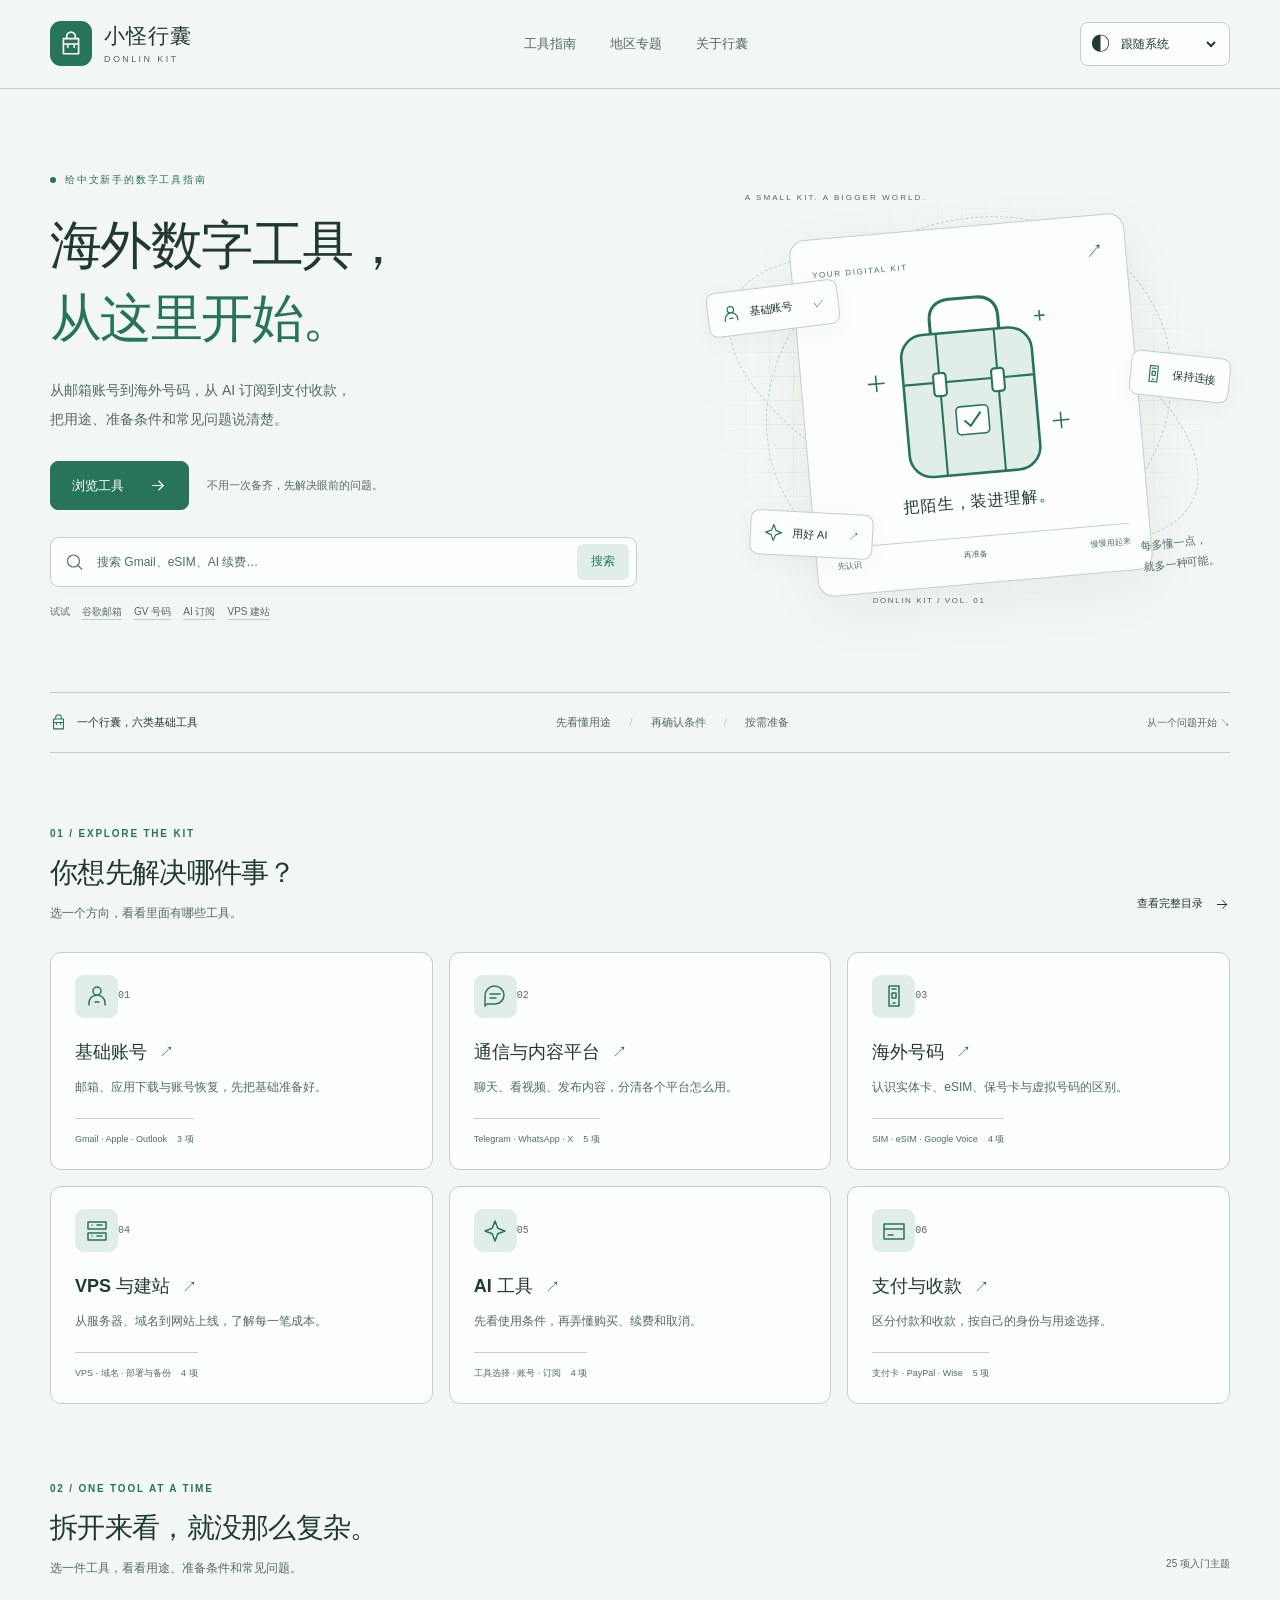
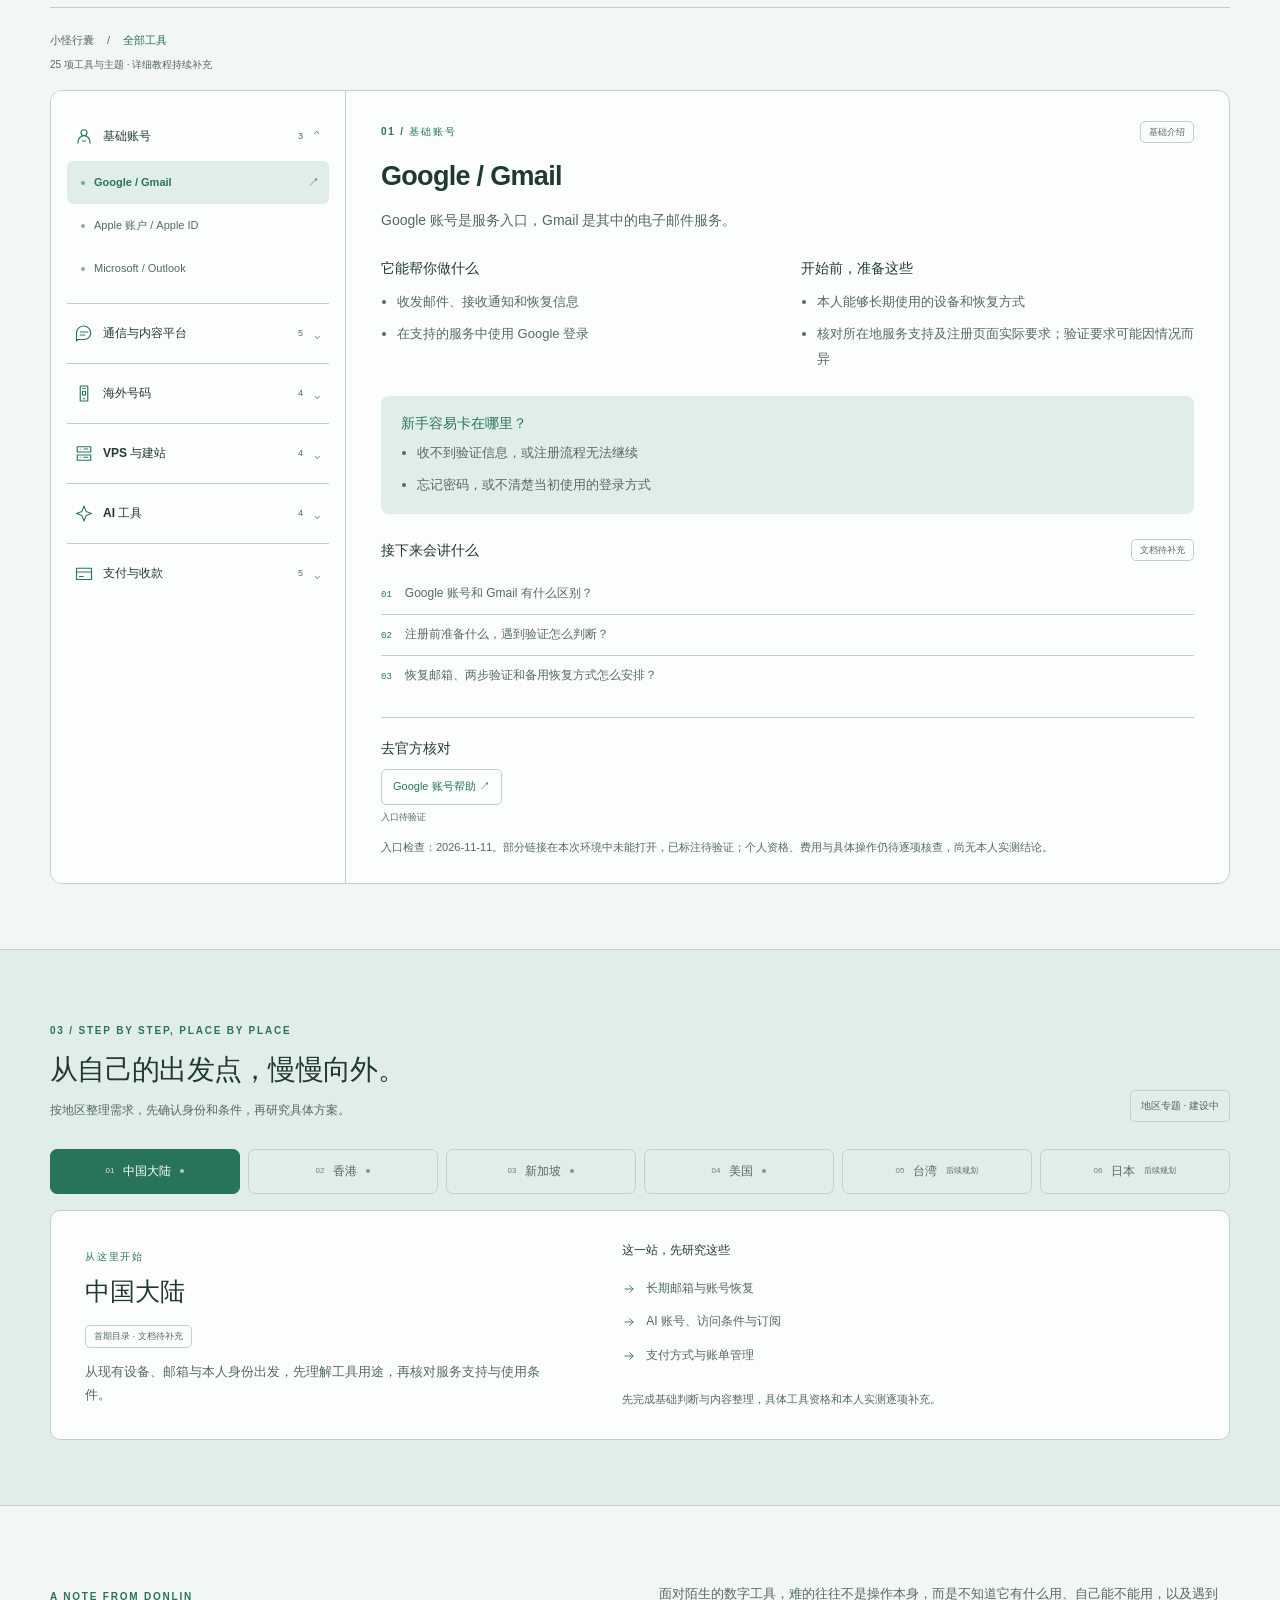
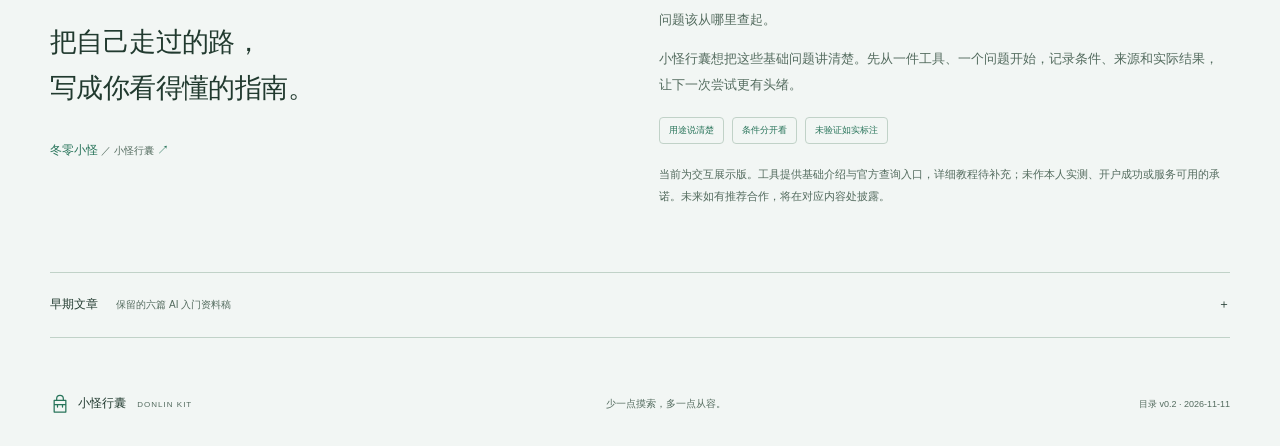
<file: site/index.html>
<!doctype html>
<html lang="zh-CN"><head><meta charset="utf-8"><meta name="viewport" content="width=device-width,initial-scale=1"><meta name="color-scheme" content="light dark"><meta name="description" content="小怪行囊，给中文新手的海外数字工具指南。认识基础账号、通信平台、海外号码、VPS、AI 订阅与支付收款。"><title>小怪行囊 · 海外数字工具，从这里开始</title><script>try{var t=localStorage.getItem('cloud-resident-theme');document.documentElement.dataset.theme=['light','dark'].includes(t)?t:(matchMedia('(prefers-color-scheme: dark)').matches?'dark':'light')}catch{document.documentElement.dataset.theme=matchMedia('(prefers-color-scheme: dark)').matches?'dark':'light'}</script><style>:root{color-scheme:light;--page:#F2F6F4;--surface:#FCFEFD;--ink:#213A2F;--muted:#536B5E;--primary:#28745A;--on-primary:#FFFFFF;--tint:#E0EEE7;--line:#C1D2C8;--focus:#245DAD;--shadow:0 18px 60px #213a2f0d;--grid:#c1d2c85c;font-family:Inter,"Segoe UI","Microsoft YaHei","PingFang SC",sans-serif;font-synthesis:none}
:root[data-theme=dark]{color-scheme:dark;--page:#17201C;--surface:#232F28;--ink:#EEF5EF;--muted:#B7C9BC;--primary:#95D5B2;--on-primary:#17201C;--tint:#2B4133;--line:#506A59;--focus:#A6CCFF;--shadow:0 18px 60px #00000020;--grid:#506a594d}
*{box-sizing:border-box}html{scroll-behavior:smooth;scroll-padding-top:100px}body{margin:0;background:var(--page);color:var(--ink);font-size:15px;line-height:1.8;-webkit-font-smoothing:antialiased}button,input,select{font:inherit}button,a,input,select,summary{-webkit-tap-highlight-color:transparent}button,select,summary{cursor:pointer}button{color:inherit}a{color:inherit;text-decoration:none}button{border:0}button:disabled{cursor:default}[hidden]{display:none!important}button:focus-visible,a:focus-visible,input:focus-visible,select:focus-visible,summary:focus-visible,[tabindex]:focus-visible{outline:3px solid var(--focus);outline-offset:4px}::selection{background:var(--primary);color:var(--on-primary)}h1,h2,h3,h4,p{margin:0}h1,h2,h3,h4{font-weight:650;line-height:1.5}ul,ol{margin:0;padding-left:20px}.wrap{width:min(1180px,calc(100% - 80px));margin-inline:auto}.icon{width:23px;height:23px;display:inline-block;flex-shrink:0;vertical-align:middle}.sr-only{position:absolute;width:1px;height:1px;padding:0;margin:-1px;overflow:hidden;clip:rect(0,0,0,0);white-space:nowrap;border:0}.skip-link{position:fixed;top:-80px;left:15px;padding:10px 18px;background:var(--surface);z-index:30}.skip-link:focus{top:12px}.site-header{border-bottom:1px solid var(--line);background:var(--page);position:sticky;top:0;z-index:20}.nav{display:flex;align-items:center;justify-content:space-between;gap:26px;min-height:88px}.brand{display:inline-flex;align-items:center;gap:12px;flex-shrink:0}.brand-mark{display:grid;place-items:center;width:42px;height:45px;background:var(--primary);color:var(--on-primary);border-radius:11px}.brand-mark .icon{width:26px;height:26px}.brand-name{display:block;font-size:21px;line-height:1.4;font-weight:700;letter-spacing:1px}.brand-en{display:block;font-size:9px;line-height:1.8;letter-spacing:2.4px;color:var(--muted)}.nav nav{display:flex;gap:34px;align-items:center}.nav nav a{font-size:13px;color:var(--muted);padding:12px 0}.nav nav a:hover,.quiet-link:hover{color:var(--primary)}.theme-control{display:flex;align-items:center;gap:7px;background:var(--surface);border:1px solid var(--line);border-radius:8px;padding:0 10px}.theme-glyph{font-size:19px}.theme-control select{min-height:42px;width:102px;border:0;background:transparent;color:var(--ink);font-size:12px}.theme-control option{background:var(--surface);color:var(--ink)}.eyebrow{font-size:10px;letter-spacing:1.8px;font-weight:650;color:var(--primary);display:inline-flex;align-items:center;gap:9px}.live-dot{width:6px;height:6px;background:var(--primary);border-radius:50%}.hero{display:grid;grid-template-columns:1.1fr 1fr;gap:60px;align-items:center;padding-block:75px 64px}.hero h1{font-size:clamp(38px,4.1vw,56px);line-height:1.4;letter-spacing:-1.6px;margin:17px 0 21px}.hero h1 em{font-style:normal;color:var(--primary)}.hero-description{font-size:14px;line-height:2.1;color:var(--muted)}.hero-actions{display:flex;gap:18px;align-items:center;margin-top:26px}.button-primary{display:inline-flex;justify-content:center;align-items:center;gap:25px;padding:12px 21px;border:1px solid var(--primary);border-radius:8px;background:var(--primary);color:var(--on-primary);font-size:13px;font-weight:600;min-height:48px}.button-primary .icon{width:18px}.button-primary:hover{filter:brightness(1.08)}.hero-caption{font-size:11px;color:var(--muted)}.search-box{display:flex;align-items:center;gap:11px;border:1px solid var(--line);background:var(--surface);border-radius:9px;margin-top:27px;padding:6px 7px 6px 15px;box-shadow:0 4px 12px #213a2f03}.search-box>.icon{color:var(--muted);width:18px}.search-box input{min-width:0;width:100%;background:transparent;border:0;color:var(--ink);font-size:12px;height:36px;flex:1}.search-box input::placeholder{color:var(--muted);opacity:1}.search-box input::-webkit-search-cancel-button{display:none}.search-box:focus-within{border-color:var(--focus)}.search-box input:focus-visible{outline-offset:0;outline-width:2px}.search-submit{border-radius:6px;background:var(--tint);padding:6px 14px;font-size:12px;min-height:36px;color:var(--primary)}#clear-search{background:transparent;font-size:22px;min-width:30px;min-height:36px;color:var(--muted)}.popular-searches{display:flex;align-items:center;gap:12px;flex-wrap:wrap;margin-top:9px;font-size:10px;color:var(--muted)}.popular-searches button{background:transparent;font-size:10px;color:var(--muted);padding:7px 0;text-decoration:underline;text-decoration-color:var(--line);text-underline-offset:4px;min-height:32px}.popular-searches button:hover{color:var(--primary)}
.hero-art{position:relative;height:424px;isolation:isolate}.art-grid{position:absolute;inset:0;border-radius:50%;background-image:linear-gradient(var(--grid) 1px,transparent 1px),linear-gradient(90deg,var(--grid) 1px,transparent 1px);background-size:24px 24px;mask-image:radial-gradient(ellipse,black 25%,transparent 70%);z-index:-2}.art-caption{position:absolute;left:48px;top:7px;font-size:8px;letter-spacing:2.1px;color:var(--muted)}.orbit{position:absolute;border:1px dashed var(--line);border-radius:50%;z-index:-1;left:12%;top:9%;width:78%;height:84%;transform:rotate(-25deg)}.orbit-b{left:3%;top:24%;width:94%;height:54%;transform:rotate(23deg)}.kit-card{position:absolute;left:20%;top:10%;width:63%;border:1px solid var(--line);border-radius:16px;background:var(--surface);box-shadow:var(--shadow);transform:rotate(-5deg);padding:20px}.kit-card-head{display:flex;justify-content:space-between;align-items:center;font-size:8px;letter-spacing:1.6px;color:var(--muted)}.kit-card-head>span:last-child{font-size:18px;color:var(--primary)}.kit-illustration{color:var(--primary);width:100%;height:208px}.kit-illustration svg{width:100%;height:100%}.bag-fill{fill:var(--tint)}.buckle{fill:var(--surface)}.kit-card>p{text-align:center;font-size:16px;font-weight:650;margin:1px 0 19px;letter-spacing:1px}.kit-foot{display:flex;justify-content:space-between;border-top:1px solid var(--line);padding-top:11px;font-size:8px;color:var(--muted)}.floating-chip{position:absolute;display:flex;align-items:center;gap:9px;background:var(--surface);border:1px solid var(--line);padding:10px 13px;border-radius:9px;font-size:11px;box-shadow:0 6px 24px #213a2f09;white-space:nowrap}.floating-chip .icon{width:19px;color:var(--primary)}.chip-account{left:2%;top:24%;transform:rotate(-7deg)}.chip-phone{right:0;top:40%;transform:rotate(6deg)}.chip-ai{left:10%;bottom:12%;transform:rotate(3deg)}.chip-check{color:var(--primary);padding-left:12px}.art-note{position:absolute;right:2%;bottom:8%;font-size:11px;color:var(--muted);line-height:1.9;transform:rotate(-6deg)}.art-coordinate{position:absolute;bottom:0;left:33%;font-size:8px;letter-spacing:1.6px;color:var(--muted)}
.intro-strip{border-block:1px solid var(--line);display:flex;align-items:center;justify-content:space-between;gap:20px;padding-block:18px;font-size:11px;color:var(--muted)}.intro-strip>span:first-child{color:var(--ink);display:flex;align-items:center;gap:10px}.intro-strip .icon{width:17px;color:var(--primary)}.intro-strip p i{font-style:normal;margin-inline:15px;color:var(--line)}.intro-end{font-size:10px}.section{padding-block:65px}.section-heading{display:flex;align-items:flex-end;justify-content:space-between;gap:24px;margin-bottom:27px}.section-heading h2{font-size:28px;letter-spacing:-.7px;margin:7px 0 9px}.section-heading p{font-size:12px;color:var(--muted)}.quiet-link{display:flex;align-items:center;gap:11px;font-size:11px;padding-block:9px;flex-shrink:0}.quiet-link .icon{width:16px}.category-grid{display:grid;grid-template-columns:repeat(3,minmax(0,1fr));gap:16px}.category-card{display:flex;flex-direction:column;text-align:left;min-width:0;padding:22px 24px;background:var(--surface);border:1px solid var(--line);border-radius:11px;transition:transform .16s,border-color .16s}.category-card:hover{transform:translateY(-3px);border-color:var(--primary)}.category-card[aria-pressed=true]{border-color:var(--primary);box-shadow:inset 0 0 0 1px var(--primary)}.card-top{display:flex;align-items:center;justify-content:space-between;margin-bottom:18px}.category-icon{display:grid;place-items:center;background:var(--tint);color:var(--primary);border-radius:9px;width:43px;height:43px}.category-icon .icon{width:24px;height:24px}.card-number{font-size:10px;font-family:ui-monospace,Consolas,monospace;color:var(--muted)}.card-title{font-size:18px;font-weight:650;display:flex;align-items:center;justify-content:space-between;gap:12px;margin-bottom:8px}.card-title>span{font-size:15px;color:var(--primary)}.card-description{font-size:12px;line-height:1.9;color:var(--muted);flex:1}.card-bottom{border-top:1px solid var(--line);margin-top:19px;padding-top:12px;font-size:9px;color:var(--muted);display:flex;justify-content:space-between;gap:10px;flex-wrap:wrap}.card-bottom>span{white-space:nowrap}.directory-section{padding-top:4px}.directory-count{font-size:10px;color:var(--muted);padding-bottom:7px}.directory-toolbar{display:flex;justify-content:space-between;align-items:center;border-top:1px solid var(--line);padding-top:18px;gap:15px;font-size:11px;min-height:48px}.breadcrumb{display:flex;align-items:center;flex-wrap:wrap;gap:13px;color:var(--muted)}.breadcrumb>span:last-child{color:var(--primary)}#reset-filter{font-size:11px;background:transparent;color:var(--primary);padding:8px 0;min-height:36px}.result-status{font-size:10px;color:var(--muted);padding:1px 0 16px}.workspace{display:grid;grid-template-columns:295px minmax(0,1fr);align-items:start;border:1px solid var(--line);border-radius:12px;overflow:clip;background:var(--surface)}.tool-tree{padding:16px;border-right:1px solid var(--line);align-self:stretch;background:var(--surface);min-width:0}.tree-group{border-bottom:1px solid var(--line);padding-block:5px}.tree-group:last-of-type{border-bottom:0}.tree-group summary{display:flex;list-style:none;align-items:center;gap:10px;padding:11px 8px;font-size:12px;font-weight:600;min-height:47px}.tree-group summary::-webkit-details-marker{display:none}.tree-group summary .icon{width:18px;color:var(--primary)}.group-count{font-size:9px;color:var(--muted);margin-left:auto;font-weight:400}.chevron{color:var(--muted);font-size:15px;transition:transform .16s}.tree-group[open] .chevron{transform:rotate(180deg)}.tree-items{padding:0 0 8px}.tree-items button{display:flex;align-items:center;gap:9px;width:100%;text-align:left;border-radius:6px;padding:11px 10px 11px 14px;background:transparent;font-size:11px;color:var(--muted);min-height:43px}.tree-items button:hover{background:var(--page);color:var(--ink)}.tree-items button[aria-current=true]{background:var(--tint);color:var(--primary);font-weight:600}.tree-dot{width:4px;height:4px;border-radius:50%;background:currentColor;opacity:.6;flex-shrink:0}.item-arrow{margin-left:auto;opacity:0}.tree-items button[aria-current=true] .item-arrow,.tree-items button:hover .item-arrow{opacity:1}.tool-detail{padding:30px 35px 25px;min-width:0;scroll-margin-top:0}.detail-top{display:flex;align-items:center;justify-content:space-between;gap:10px;margin-bottom:13px}.status-pill{display:inline-flex;align-items:center;font-size:9px;line-height:1.6;border:1px solid var(--line);padding:3px 8px;border-radius:5px;color:var(--muted);white-space:nowrap}.tool-detail h3{font-size:27px;letter-spacing:-.7px}.detail-intro{font-size:14px;line-height:1.95;color:var(--muted);margin:10px 0 24px;max-width:610px}.detail-columns{display:grid;grid-template-columns:1fr 1fr;gap:27px;margin-bottom:25px}.tool-detail h4{font-size:14px;margin-bottom:10px}.tool-detail ul{padding-left:16px;font-size:13px;line-height:1.95;color:var(--muted)}.tool-detail li+li{margin-top:6px}.issue-box{background:var(--tint);border-radius:8px;padding:17px 20px;margin-bottom:25px}.issue-box h4{color:var(--primary);margin-bottom:6px}.chapter-head{display:flex;align-items:center;justify-content:space-between;gap:14px;margin-bottom:13px}.chapter-head h4{margin:0}.chapter-list{list-style:none;padding:0;font-size:12px;color:var(--muted)}.chapter-list li{display:flex;gap:13px;border-bottom:1px solid var(--line);padding:9px 0;align-items:baseline}.chapter-list li+li{margin-top:0}.chapter-list li:last-child{border-bottom:0}.chapter-list li>span{font-size:9px;color:var(--primary);font-family:ui-monospace,Consolas,monospace}.official-section{border-top:1px solid var(--line);margin-top:22px;padding-top:20px}.official-links{display:flex;gap:10px;flex-wrap:wrap}.official-links a{font-size:11px;color:var(--primary);display:inline-flex;padding:7px 11px;border:1px solid var(--line);border-radius:5px;min-height:36px}.official-links a:hover{background:var(--tint)}.source-note{font-size:11px!important;color:var(--muted);line-height:1.9}.official-section .source-note{margin-top:12px}.pending-official{font-size:11px;color:var(--muted)}.tree-empty{padding:25px 4px;text-align:center}.tree-empty>.icon{display:block;margin:0 auto 12px;color:var(--muted)}.tree-empty strong{font-size:12px}.tree-empty p{font-size:11px;color:var(--muted);margin:9px 0 15px}.button-secondary{background:var(--tint);color:var(--primary);border:1px solid var(--line);border-radius:6px;font-size:11px;padding:8px 13px;min-height:38px}.detail-empty{padding-block:90px;text-align:center}.detail-empty .icon{width:35px;height:35px;color:var(--primary);margin-bottom:15px}.detail-empty h3{font-size:21px}.detail-empty p{font-size:12px;color:var(--muted);margin-top:10px}
.region-band{background:var(--tint);border-block:1px solid var(--line)}.outline-label{font-size:10px;border:1px solid var(--line);border-radius:5px;padding:6px 10px;color:var(--muted);white-space:nowrap}.region-tabs{display:grid;grid-template-columns:repeat(6,minmax(0,1fr));gap:8px;margin-bottom:16px}.region-tab{display:flex;align-items:center;justify-content:center;gap:9px;background:transparent;border:1px solid var(--line);border-radius:7px;min-height:45px;font-size:12px;padding:8px;color:var(--muted)}.region-order{font-size:8px;opacity:.8}.region-tab[aria-pressed=true]{background:var(--primary);border-color:var(--primary);color:var(--on-primary)}.region-tab:hover:not([aria-pressed=true]){background:var(--surface)}.region-tab small{font-size:8px}.region-tab-dot{width:4px;height:4px;background:currentColor;border-radius:50%;opacity:.65}.region-panel{display:grid;grid-template-columns:1fr 1.2fr;gap:60px;padding:30px 34px;background:var(--surface);border:1px solid var(--line);border-radius:10px}.region-overview h3{font-size:25px;margin:5px 0 10px}.region-overview p{font-size:13px;color:var(--muted);margin-top:12px}.region-content h4{font-size:12px;margin-bottom:13px}.region-content ul{list-style:none;padding:0;font-size:12px;color:var(--muted);margin-bottom:16px}.region-content li{display:flex;gap:10px;align-items:center;padding:6px 0}.region-content .icon{width:14px;height:14px;color:var(--primary)}.about{display:grid;grid-template-columns:1fr 1.1fr;gap:90px;padding-top:75px}.about h2{font-size:27px;line-height:1.7;letter-spacing:-.6px;margin:12px 0 23px}.about-signature{font-size:12px;color:var(--primary)}.about-signature span{color:var(--muted);font-size:10px}.about-copy>p{font-size:13px;color:var(--muted);line-height:2}.about-copy>p+p{margin-top:13px}.editorial-principles{display:flex;gap:8px;flex-wrap:wrap;margin:19px 0}.editorial-principles>span{font-size:9px;color:var(--primary);border:1px solid var(--line);padding:4px 9px;border-radius:4px}.archive{margin-bottom:55px}.archive>details{border-block:1px solid var(--line);padding:7px 0}.archive summary{display:flex;align-items:center;justify-content:space-between;gap:15px;list-style:none;min-height:50px;font-size:12px}.archive summary::-webkit-details-marker{display:none}.archive summary small{color:var(--muted);font-size:10px;margin-left:15px;font-weight:400}.archive details>p{font-size:11px;color:var(--muted);margin-bottom:15px}.archive-links{display:grid;grid-template-columns:1fr 1fr;gap:0 30px;padding-bottom:20px}.archive-links a{display:flex;gap:12px;align-items:center;padding-block:12px;border-bottom:1px solid var(--line);font-size:11px}.archive-links a>span:first-child{font-size:9px;color:var(--muted)}.archive-links a>span:last-child{margin-left:auto;color:var(--primary)}.archive-links a:hover{color:var(--primary)}.site-footer{display:flex;justify-content:space-between;align-items:center;gap:20px;padding-bottom:30px;font-size:10px;color:var(--muted)}.footer-brand{gap:8px;font-size:12px;color:var(--ink)}.footer-brand .icon{width:20px;color:var(--primary)}.footer-brand small{font-size:8px;letter-spacing:1px;margin-left:8px;color:var(--muted)}.site-footer>p{font-size:10px}.site-footer>span{font-size:9px}.noscript-note{background:var(--surface);border-top:1px solid var(--line);padding:15px;text-align:center;font-size:12px;color:var(--muted)}
.official-link-item{display:grid;gap:4px}.official-link-item small{font-size:9px;color:var(--muted)}
@media(min-width:1450px){.hero{gap:100px}.hero-art{margin-left:20px}}
@media(max-width:1050px){.wrap{width:calc(100% - 48px)}.hero{gap:28px;padding-top:55px}.hero h1{font-size:44px}.hero-art{height:385px}.kit-card{left:15%;width:70%;padding:17px}.kit-illustration{height:190px}.floating-chip{padding:8px 9px;font-size:10px}.chip-account{left:0}.chip-phone{right:-5px}.hero-actions{flex-wrap:wrap;gap:12px}.hero-caption{font-size:10px}.category-card{padding:20px}.workspace{grid-template-columns:260px minmax(0,1fr)}.tool-detail{padding:25px}.detail-columns{gap:20px}.region-tabs{grid-template-columns:repeat(3,minmax(0,1fr))}.region-panel{gap:35px}.about{gap:50px}}
@media(max-width:760px){html{scroll-padding-top:92px}.wrap{width:calc(100% - 40px)}.nav{min-height:76px;gap:12px;flex-wrap:wrap}.brand-mark{width:34px;height:38px;border-radius:9px}.brand-mark .icon{width:22px}.brand{gap:9px}.brand-name{font-size:18px}.brand-en{font-size:8px;letter-spacing:1.9px}.nav nav{gap:18px}.nav nav a{font-size:11px}.theme-control{padding-inline:6px;gap:4px}.theme-control select{width:83px;font-size:10px;min-height:37px}.theme-glyph{font-size:16px}.hero{padding-top:43px;grid-template-columns:1fr;gap:23px;padding-bottom:32px}.hero h1{font-size:44px;margin-block:15px 17px}.hero-description{font-size:13px}.hero-actions{margin-top:22px}.hero-art{height:340px;max-width:440px;width:100%;margin-inline:auto}.kit-card{left:20%;width:62%;padding:16px}.kit-illustration{height:166px}.kit-card>p{font-size:14px;margin-bottom:14px}.kit-foot{font-size:7px}.floating-chip{font-size:10px}.art-note{font-size:10px}.art-caption{font-size:7px;left:35px}.art-coordinate{font-size:7px}.chip-account{left:5%;top:24%}.chip-phone{right:3%;top:44%}.chip-ai{bottom:9%}.intro-strip{font-size:10px;flex-wrap:wrap;gap:6px 18px;padding-block:15px}.intro-strip p i{margin-inline:9px}.intro-end{display:none}.section{padding-block:42px}.categories{padding-bottom:42px}.section-heading{gap:16px;align-items:start;flex-wrap:wrap;margin-bottom:22px}.section-heading h2{font-size:23px;margin-block:8px}.section-heading p{font-size:11px}.eyebrow{font-size:9px;letter-spacing:1.2px}.quiet-link{font-size:10px;padding:0}.category-grid{grid-template-columns:repeat(2,minmax(0,1fr));gap:12px}.category-card{padding:18px 16px}.card-top{margin-bottom:13px}.category-icon{width:36px;height:36px}.category-icon .icon{width:21px}.card-title{font-size:15px;gap:5px}.card-description{font-size:11px;line-height:1.85}.card-bottom{font-size:8px;margin-top:14px;gap:4px}.directory-section{padding-top:0}.directory-count{font-size:9px}.workspace{grid-template-columns:1fr}.tool-tree{border-right:0;border-bottom:1px solid var(--line);padding:10px 13px;max-height:360px;overflow-y:auto;scrollbar-width:thin}.tree-group summary{font-size:12px;padding-block:10px}.tree-items{display:grid;grid-template-columns:1fr 1fr;gap:4px}.tree-items button{font-size:11px;padding:9px;line-height:1.7}.tool-detail{padding:23px 20px;scroll-margin-top:0}.tool-detail h3{font-size:24px}.detail-intro{font-size:13px}.detail-columns{gap:18px}.tool-detail ul{font-size:13px}.tool-detail h4{font-size:12px}.issue-box{padding:15px}.region-tabs{gap:7px}.region-tab{font-size:11px;gap:6px}.region-tab small{font-size:7px}.region-panel{grid-template-columns:1fr;gap:25px;padding:24px}.region-overview h3{font-size:24px}.about{grid-template-columns:1fr;gap:25px;padding-top:45px}.about h2{font-size:25px;margin-bottom:16px}.archive{margin-bottom:35px}.archive summary small{display:block;margin-left:0}.archive-links{grid-template-columns:1fr}.site-footer{flex-wrap:wrap;gap:12px}.site-footer>p{display:none}.site-footer>span{font-size:8px}.outline-label{font-size:9px}}
@media(max-width:480px){.wrap{width:calc(100% - 32px)}.nav{padding-block:13px;min-height:76px}.nav nav{order:3;width:100%;justify-content:center;border-top:1px solid var(--line);padding-top:3px;gap:34px}.nav nav a{padding-block:6px}.nav{gap:8px}html{scroll-padding-top:135px}.hero{padding-top:34px}.hero h1{font-size:38px;letter-spacing:-1.2px}.hero-description{font-size:12px}.hero-actions{gap:12px}.hero-caption{font-size:9px}.button-primary{padding:10px 15px;gap:16px;min-height:45px;font-size:12px}.search-box{margin-top:23px;padding-left:12px;gap:7px}.search-box input{font-size:11px}.search-submit{font-size:11px;padding-inline:11px}.popular-searches{gap:11px}.popular-searches button{font-size:9px}.desktop-break{display:none}.hero-art{height:315px}.kit-card{left:20%;width:63%;padding:14px}.kit-illustration{height:153px}.kit-card-head{font-size:7px;letter-spacing:1px}.kit-card>p{font-size:12px}.kit-foot{font-size:6px}.chip-account{left:0}.chip-phone{right:0}.chip-ai{left:4%;bottom:11%}.art-note{right:0;bottom:7%;font-size:9px}.intro-strip>span:first-child{font-size:10px}.intro-strip p{font-size:9px}.section-heading h2{font-size:22px}.section-heading .quiet-link{margin-top:0}.category-card{padding:16px 13px}.card-title{font-size:14px;letter-spacing:-.4px}.card-title>span{font-size:12px}.card-description{font-size:10px}.card-bottom{font-size:8px;line-height:1.8;display:block}.card-bottom>span{display:none}.card-number{font-size:9px}.directory-toolbar{font-size:10px}.breadcrumb{gap:8px}#reset-filter{font-size:10px}.result-status{font-size:9px}.tool-detail{padding:22px 17px;scroll-margin-top:0}.detail-top .eyebrow{font-size:8px}.tool-detail h3{font-size:22px}.detail-columns{grid-template-columns:1fr;gap:18px}.tool-detail ul{font-size:13px}.chapter-list{font-size:12px}.chapter-head{gap:8px}.chapter-head h4{font-size:11px}.status-pill{font-size:8px}.region-panel{padding:22px 18px}.region-tab{gap:5px;font-size:10px}.region-tab .region-order{display:none}.region-tab small{font-size:7px}.about h2{font-size:23px}.about-copy>p{font-size:12px}.archive-links a{font-size:10px}.footer-brand small{display:none}.site-footer{gap:10px}}
@media(prefers-reduced-motion:reduce){html{scroll-behavior:auto}*,*::before,*::after{transition:none!important;animation:none!important}}
</style></head>
<body><a class="skip-link" href="#main">跳到正文</a>
<header class="site-header"><div class="wrap nav"><a class="brand" href="#" aria-label="小怪行囊，返回顶部"><span class="brand-mark"><svg class="icon " viewBox="0 0 24 24" fill="none" stroke="currentColor" stroke-width="1.5" stroke-linecap="round" stroke-linejoin="round" aria-hidden="true"><path d="M8 7V5a4 4 0 0 1 8 0v2M5 7h14v14H5zM5 12h14M9 12v3m6-3v3"/></svg></span><span><span class="brand-name">小怪行囊</span><span class="brand-en">DONLIN KIT</span></span></a><nav aria-label="主导航"><a href="#tools">工具指南</a><a href="#regions">地区专题</a><a href="#about">关于行囊</a></nav><label class="theme-control"><span class="theme-glyph" aria-hidden="true">◐</span><span class="sr-only">页面配色</span><select id="theme-select" aria-label="页面配色"><option value="system">跟随系统</option><option value="light">浅色模式</option><option value="dark">深色模式</option></select></label></div></header>
<main id="main"><section class="wrap hero" aria-labelledby="hero-title"><div class="hero-copy"><div class="eyebrow"><span class="live-dot"></span>给中文新手的数字工具指南</div><h1 id="hero-title">海外数字工具，<br><em>从这里开始。</em></h1><p class="hero-description">从邮箱账号到海外号码，从 AI 订阅到支付收款，<br class="desktop-break">把用途、准备条件和常见问题说清楚。</p><div class="hero-actions"><a class="button-primary" href="#tools">浏览工具 <svg class="icon " viewBox="0 0 24 24" fill="none" stroke="currentColor" stroke-width="1.5" stroke-linecap="round" stroke-linejoin="round" aria-hidden="true"><path d="M5 12h14m-6-6 6 6-6 6"/></svg></a><span class="hero-caption">不用一次备齐，先解决眼前的问题。</span></div><form id="search-form" class="search-box" role="search"><label class="sr-only" for="tool-search">搜索工具、用途或遇到的问题</label><svg class="icon " viewBox="0 0 24 24" fill="none" stroke="currentColor" stroke-width="1.5" stroke-linecap="round" stroke-linejoin="round" aria-hidden="true"><path d="m21 21-5-5M18 10a8 8 0 1 1-16 0 8 8 0 0 1 16 0Z"/></svg><input id="tool-search" type="search" placeholder="搜索 Gmail、eSIM、AI 续费…" autocomplete="off" aria-controls="tool-tree"><button type="button" id="clear-search" aria-label="清空搜索" hidden>×</button><button type="submit" class="search-submit" aria-label="搜索工具">搜索</button></form><div class="popular-searches"><span>试试</span><button type="button" data-query="谷歌邮箱">谷歌邮箱</button><button type="button" data-query="GV">GV 号码</button><button type="button" data-query="订阅">AI 订阅</button><button type="button" data-query="VPS">VPS 建站</button></div></div>
<div class="hero-art" aria-label="行囊里装着账号、通信、AI 和支付等基础工具"><div class="art-grid" aria-hidden="true"></div><div class="art-caption">A SMALL KIT. A BIGGER WORLD.</div><span class="orbit orbit-a" aria-hidden="true"></span><span class="orbit orbit-b" aria-hidden="true"></span><div class="kit-card"><div class="kit-card-head"><span>YOUR DIGITAL KIT</span><span aria-hidden="true">↗</span></div><div class="kit-illustration" aria-hidden="true"><svg viewBox="0 0 240 200" fill="none"><path d="M87 53V37c0-12 8-19 20-19h26c12 0 20 7 20 19v16" stroke="currentColor" stroke-width="3"/><rect x="57" y="50" width="126" height="137" rx="22" class="bag-fill" stroke="currentColor" stroke-width="2.5"/><path d="M58 97h124M92 51v136M148 51v136" stroke="currentColor" stroke-width="2"/><rect x="86" y="88" width="12" height="22" rx="3" class="buckle" stroke="currentColor" stroke-width="2"/><rect x="142" y="88" width="12" height="22" rx="3" class="buckle" stroke="currentColor" stroke-width="2"/><rect x="105" y="122" width="31" height="27" rx="4" class="buckle" stroke="currentColor" stroke-width="1.5"/><path d="m113 136 5 5 10-12" stroke="currentColor" stroke-width="2" stroke-linecap="round"/><path d="M23 93h16m-8-8v16M197 143h16m-8-8v16M188 41h10m-5-5v10" stroke="currentColor" stroke-width="1.5"/></svg></div><p>把陌生，装进理解。</p><div class="kit-foot"><span>先认识</span><span>再准备</span><span>慢慢用起来</span></div></div><span class="floating-chip chip-account"><svg class="icon " viewBox="0 0 24 24" fill="none" stroke="currentColor" stroke-width="1.5" stroke-linecap="round" stroke-linejoin="round" aria-hidden="true"><path d="M16 7a4 4 0 1 1-8 0 4 4 0 0 1 8 0ZM4 21v-2a8 8 0 0 1 16 0v2M10 18h4"/></svg>基础账号<span class="chip-check">✓</span></span><span class="floating-chip chip-phone"><svg class="icon " viewBox="0 0 24 24" fill="none" stroke="currentColor" stroke-width="1.5" stroke-linecap="round" stroke-linejoin="round" aria-hidden="true"><path d="M7 2h10v20H7zM10 5h4M11 19h2M10 9h4v5h-4z"/></svg>保持连接</span><span class="floating-chip chip-ai"><svg class="icon " viewBox="0 0 24 24" fill="none" stroke="currentColor" stroke-width="1.5" stroke-linecap="round" stroke-linejoin="round" aria-hidden="true"><path d="m12 2 2.8 7.2L22 12l-7.2 2.8L12 22l-2.8-7.2L2 12l7.2-2.8L12 2Z"/></svg>用好 AI<span class="chip-check">↗</span></span><span class="art-note">每多懂一点，<br>就多一种可能。</span><span class="art-coordinate">DONLIN KIT / VOL. 01</span></div></section>
<div class="wrap intro-strip"><span><svg class="icon " viewBox="0 0 24 24" fill="none" stroke="currentColor" stroke-width="1.5" stroke-linecap="round" stroke-linejoin="round" aria-hidden="true"><path d="M8 7V5a4 4 0 0 1 8 0v2M5 7h14v14H5zM5 12h14M9 12v3m6-3v3"/></svg>一个行囊，六类基础工具</span><p>先看懂用途 <i aria-hidden="true">/</i> 再确认条件 <i aria-hidden="true">/</i> 按需准备</p><span class="intro-end">从一个问题开始 ↘</span></div>
<section class="wrap section categories" id="tools" aria-labelledby="categories-title"><div class="section-heading"><div><span class="eyebrow">01 / EXPLORE THE KIT</span><h2 id="categories-title">你想先解决哪件事？</h2><p>选一个方向，看看里面有哪些工具。</p></div><a class="quiet-link" href="#directory">查看完整目录 <svg class="icon " viewBox="0 0 24 24" fill="none" stroke="currentColor" stroke-width="1.5" stroke-linecap="round" stroke-linejoin="round" aria-hidden="true"><path d="M5 12h14m-6-6 6 6-6 6"/></svg></a></div><div class="category-grid"><button type="button" class="category-card" data-category="accounts" aria-pressed="false" aria-controls="tool-tree tool-detail"><span class="card-top"><span class="category-icon"><svg class="icon " viewBox="0 0 24 24" fill="none" stroke="currentColor" stroke-width="1.5" stroke-linecap="round" stroke-linejoin="round" aria-hidden="true"><path d="M16 7a4 4 0 1 1-8 0 4 4 0 0 1 8 0ZM4 21v-2a8 8 0 0 1 16 0v2M10 18h4"/></svg></span><span class="card-number">01</span></span><span class="card-title">基础账号<span aria-hidden="true">↗</span></span><span class="card-description">邮箱、应用下载与账号恢复，先把基础准备好。</span><span class="card-bottom">Gmail · Apple · Outlook<span>3 项</span></span></button><button type="button" class="category-card" data-category="platforms" aria-pressed="false" aria-controls="tool-tree tool-detail"><span class="card-top"><span class="category-icon"><svg class="icon " viewBox="0 0 24 24" fill="none" stroke="currentColor" stroke-width="1.5" stroke-linecap="round" stroke-linejoin="round" aria-hidden="true"><path d="M21 11a9 9 0 0 1-9 9H4l-2 2v-10a9 9 0 1 1 19-1ZM7 10h10M7 14h6"/></svg></span><span class="card-number">02</span></span><span class="card-title">通信与内容平台<span aria-hidden="true">↗</span></span><span class="card-description">聊天、看视频、发布内容，分清各个平台怎么用。</span><span class="card-bottom">Telegram · WhatsApp · X<span>5 项</span></span></button><button type="button" class="category-card" data-category="numbers" aria-pressed="false" aria-controls="tool-tree tool-detail"><span class="card-top"><span class="category-icon"><svg class="icon " viewBox="0 0 24 24" fill="none" stroke="currentColor" stroke-width="1.5" stroke-linecap="round" stroke-linejoin="round" aria-hidden="true"><path d="M7 2h10v20H7zM10 5h4M11 19h2M10 9h4v5h-4z"/></svg></span><span class="card-number">03</span></span><span class="card-title">海外号码<span aria-hidden="true">↗</span></span><span class="card-description">认识实体卡、eSIM、保号卡与虚拟号码的区别。</span><span class="card-bottom">SIM · eSIM · Google Voice<span>4 项</span></span></button><button type="button" class="category-card" data-category="servers" aria-pressed="false" aria-controls="tool-tree tool-detail"><span class="card-top"><span class="category-icon"><svg class="icon " viewBox="0 0 24 24" fill="none" stroke="currentColor" stroke-width="1.5" stroke-linecap="round" stroke-linejoin="round" aria-hidden="true"><path d="M3 3h18v7H3zM3 14h18v7H3zM7 6h.01M7 17h.01M12 6h5M12 17h5"/></svg></span><span class="card-number">04</span></span><span class="card-title">VPS 与建站<span aria-hidden="true">↗</span></span><span class="card-description">从服务器、域名到网站上线，了解每一笔成本。</span><span class="card-bottom">VPS · 域名 · 部署与备份<span>4 项</span></span></button><button type="button" class="category-card" data-category="ai" aria-pressed="false" aria-controls="tool-tree tool-detail"><span class="card-top"><span class="category-icon"><svg class="icon " viewBox="0 0 24 24" fill="none" stroke="currentColor" stroke-width="1.5" stroke-linecap="round" stroke-linejoin="round" aria-hidden="true"><path d="m12 2 2.8 7.2L22 12l-7.2 2.8L12 22l-2.8-7.2L2 12l7.2-2.8L12 2Z"/></svg></span><span class="card-number">05</span></span><span class="card-title">AI 工具<span aria-hidden="true">↗</span></span><span class="card-description">先看使用条件，再弄懂购买、续费和取消。</span><span class="card-bottom">工具选择 · 账号 · 订阅<span>4 项</span></span></button><button type="button" class="category-card" data-category="payments" aria-pressed="false" aria-controls="tool-tree tool-detail"><span class="card-top"><span class="category-icon"><svg class="icon " viewBox="0 0 24 24" fill="none" stroke="currentColor" stroke-width="1.5" stroke-linecap="round" stroke-linejoin="round" aria-hidden="true"><path d="M2 5h20v15H2zM2 10h20M6 16h5"/></svg></span><span class="card-number">06</span></span><span class="card-title">支付与收款<span aria-hidden="true">↗</span></span><span class="card-description">区分付款和收款，按自己的身份与用途选择。</span><span class="card-bottom">支付卡 · PayPal · Wise<span>5 项</span></span></button></div></section>
<section class="wrap section directory-section" id="directory" aria-labelledby="directory-title"><div class="section-heading"><div><span class="eyebrow">02 / ONE TOOL AT A TIME</span><h2 id="directory-title">拆开来看，就没那么复杂。</h2><p>选一件工具，看看用途、准备条件和常见问题。</p></div><span class="directory-count">25 项入门主题</span></div><div class="directory-toolbar"><div class="breadcrumb"><span>小怪行囊</span><span aria-hidden="true">/</span><span id="current-category">全部工具</span></div><button type="button" id="reset-filter" hidden>显示全部工具 ↗</button></div><div id="result-status" class="result-status" role="status" aria-live="polite" aria-atomic="true">25 项工具与主题 · 详细教程持续补充</div><div class="workspace"><nav class="tool-tree" id="tool-tree" aria-label="工具目录"><details class="tree-group" data-group="accounts" open><summary><svg class="icon " viewBox="0 0 24 24" fill="none" stroke="currentColor" stroke-width="1.5" stroke-linecap="round" stroke-linejoin="round" aria-hidden="true"><path d="M16 7a4 4 0 1 1-8 0 4 4 0 0 1 8 0ZM4 21v-2a8 8 0 0 1 16 0v2M10 18h4"/></svg><span>基础账号</span><span class="group-count">3</span><span class="chevron" aria-hidden="true">⌄</span></summary><div class="tree-items"><button type="button" data-tool="gmail" aria-current="true" aria-controls="tool-detail"><span class="tree-dot" aria-hidden="true"></span><span>Google / Gmail</span><span class="item-arrow" aria-hidden="true">↗</span></button><button type="button" data-tool="apple"  aria-controls="tool-detail"><span class="tree-dot" aria-hidden="true"></span><span>Apple 账户 / Apple ID</span><span class="item-arrow" aria-hidden="true">↗</span></button><button type="button" data-tool="outlook"  aria-controls="tool-detail"><span class="tree-dot" aria-hidden="true"></span><span>Microsoft / Outlook</span><span class="item-arrow" aria-hidden="true">↗</span></button></div></details><details class="tree-group" data-group="platforms" ><summary><svg class="icon " viewBox="0 0 24 24" fill="none" stroke="currentColor" stroke-width="1.5" stroke-linecap="round" stroke-linejoin="round" aria-hidden="true"><path d="M21 11a9 9 0 0 1-9 9H4l-2 2v-10a9 9 0 1 1 19-1ZM7 10h10M7 14h6"/></svg><span>通信与内容平台</span><span class="group-count">5</span><span class="chevron" aria-hidden="true">⌄</span></summary><div class="tree-items"><button type="button" data-tool="telegram"  aria-controls="tool-detail"><span class="tree-dot" aria-hidden="true"></span><span>Telegram</span><span class="item-arrow" aria-hidden="true">↗</span></button><button type="button" data-tool="whatsapp"  aria-controls="tool-detail"><span class="tree-dot" aria-hidden="true"></span><span>WhatsApp</span><span class="item-arrow" aria-hidden="true">↗</span></button><button type="button" data-tool="x"  aria-controls="tool-detail"><span class="tree-dot" aria-hidden="true"></span><span>X / Twitter</span><span class="item-arrow" aria-hidden="true">↗</span></button><button type="button" data-tool="youtube"  aria-controls="tool-detail"><span class="tree-dot" aria-hidden="true"></span><span>YouTube</span><span class="item-arrow" aria-hidden="true">↗</span></button><button type="button" data-tool="instagram"  aria-controls="tool-detail"><span class="tree-dot" aria-hidden="true"></span><span>Instagram</span><span class="item-arrow" aria-hidden="true">↗</span></button></div></details><details class="tree-group" data-group="numbers" ><summary><svg class="icon " viewBox="0 0 24 24" fill="none" stroke="currentColor" stroke-width="1.5" stroke-linecap="round" stroke-linejoin="round" aria-hidden="true"><path d="M7 2h10v20H7zM10 5h4M11 19h2M10 9h4v5h-4z"/></svg><span>海外号码</span><span class="group-count">4</span><span class="chevron" aria-hidden="true">⌄</span></summary><div class="tree-items"><button type="button" data-tool="sim"  aria-controls="tool-detail"><span class="tree-dot" aria-hidden="true"></span><span>实体 SIM 卡</span><span class="item-arrow" aria-hidden="true">↗</span></button><button type="button" data-tool="esim"  aria-controls="tool-detail"><span class="tree-dot" aria-hidden="true"></span><span>eSIM</span><span class="item-arrow" aria-hidden="true">↗</span></button><button type="button" data-tool="keep-number"  aria-controls="tool-detail"><span class="tree-dot" aria-hidden="true"></span><span>长期保号与续费</span><span class="item-arrow" aria-hidden="true">↗</span></button><button type="button" data-tool="google-voice"  aria-controls="tool-detail"><span class="tree-dot" aria-hidden="true"></span><span>Google Voice / 虚拟号码</span><span class="item-arrow" aria-hidden="true">↗</span></button></div></details><details class="tree-group" data-group="servers" ><summary><svg class="icon " viewBox="0 0 24 24" fill="none" stroke="currentColor" stroke-width="1.5" stroke-linecap="round" stroke-linejoin="round" aria-hidden="true"><path d="M3 3h18v7H3zM3 14h18v7H3zM7 6h.01M7 17h.01M12 6h5M12 17h5"/></svg><span>VPS 与建站</span><span class="group-count">4</span><span class="chevron" aria-hidden="true">⌄</span></summary><div class="tree-items"><button type="button" data-tool="vps"  aria-controls="tool-detail"><span class="tree-dot" aria-hidden="true"></span><span>VPS 选购</span><span class="item-arrow" aria-hidden="true">↗</span></button><button type="button" data-tool="server-setup"  aria-controls="tool-detail"><span class="tree-dot" aria-hidden="true"></span><span>服务器基础配置</span><span class="item-arrow" aria-hidden="true">↗</span></button><button type="button" data-tool="domain"  aria-controls="tool-detail"><span class="tree-dot" aria-hidden="true"></span><span>域名与 DNS</span><span class="item-arrow" aria-hidden="true">↗</span></button><button type="button" data-tool="deploy"  aria-controls="tool-detail"><span class="tree-dot" aria-hidden="true"></span><span>网站部署与备份</span><span class="item-arrow" aria-hidden="true">↗</span></button></div></details><details class="tree-group" data-group="ai" ><summary><svg class="icon " viewBox="0 0 24 24" fill="none" stroke="currentColor" stroke-width="1.5" stroke-linecap="round" stroke-linejoin="round" aria-hidden="true"><path d="m12 2 2.8 7.2L22 12l-7.2 2.8L12 22l-2.8-7.2L2 12l7.2-2.8L12 2Z"/></svg><span>AI 工具</span><span class="group-count">4</span><span class="chevron" aria-hidden="true">⌄</span></summary><div class="tree-items"><button type="button" data-tool="ai-choose"  aria-controls="tool-detail"><span class="tree-dot" aria-hidden="true"></span><span>AI 工具怎么选</span><span class="item-arrow" aria-hidden="true">↗</span></button><button type="button" data-tool="ai-account"  aria-controls="tool-detail"><span class="tree-dot" aria-hidden="true"></span><span>AI 账号与访问条件</span><span class="item-arrow" aria-hidden="true">↗</span></button><button type="button" data-tool="ai-subscription"  aria-controls="tool-detail"><span class="tree-dot" aria-hidden="true"></span><span>第一次订阅 AI</span><span class="item-arrow" aria-hidden="true">↗</span></button><button type="button" data-tool="ai-renewal"  aria-controls="tool-detail"><span class="tree-dot" aria-hidden="true"></span><span>续费、取消与问题排查</span><span class="item-arrow" aria-hidden="true">↗</span></button></div></details><details class="tree-group" data-group="payments" ><summary><svg class="icon " viewBox="0 0 24 24" fill="none" stroke="currentColor" stroke-width="1.5" stroke-linecap="round" stroke-linejoin="round" aria-hidden="true"><path d="M2 5h20v15H2zM2 10h20M6 16h5"/></svg><span>支付与收款</span><span class="group-count">5</span><span class="chevron" aria-hidden="true">⌄</span></summary><div class="tree-items"><button type="button" data-tool="payment-card"  aria-controls="tool-detail"><span class="tree-dot" aria-hidden="true"></span><span>国际支付卡</span><span class="item-arrow" aria-hidden="true">↗</span></button><button type="button" data-tool="paypal"  aria-controls="tool-detail"><span class="tree-dot" aria-hidden="true"></span><span>PayPal</span><span class="item-arrow" aria-hidden="true">↗</span></button><button type="button" data-tool="wise"  aria-controls="tool-detail"><span class="tree-dot" aria-hidden="true"></span><span>Wise</span><span class="item-arrow" aria-hidden="true">↗</span></button><button type="button" data-tool="payoneer"  aria-controls="tool-detail"><span class="tree-dot" aria-hidden="true"></span><span>Payoneer</span><span class="item-arrow" aria-hidden="true">↗</span></button><button type="button" data-tool="banking"  aria-controls="tool-detail"><span class="tree-dot" aria-hidden="true"></span><span>海外银行基础</span><span class="item-arrow" aria-hidden="true">↗</span></button></div></details><div class="tree-empty" id="tree-empty" hidden><svg class="icon " viewBox="0 0 24 24" fill="none" stroke="currentColor" stroke-width="1.5" stroke-linecap="round" stroke-linejoin="round" aria-hidden="true"><path d="m21 21-5-5M18 10a8 8 0 1 1-16 0 8 8 0 0 1 16 0Z"/></svg><strong>还没有找到对应工具</strong><p>试试「邮箱」「号码」或「订阅」，也可以清空筛选。</p><button type="button" class="button-secondary" id="empty-reset">查看全部工具</button></div></nav><article class="tool-detail" id="tool-detail" aria-labelledby="detail-title"><div class="detail-top"><span class="eyebrow">01 / 基础账号</span><span class="status-pill">基础介绍</span></div><h3 id="detail-title">Google / Gmail</h3><p class="detail-intro">Google 账号是服务入口，Gmail 是其中的电子邮件服务。</p><div class="detail-columns"><section><h4>它能帮你做什么</h4><ul><li>收发邮件、接收通知和恢复信息</li><li>在支持的服务中使用 Google 登录</li></ul></section><section><h4>开始前，准备这些</h4><ul><li>本人能够长期使用的设备和恢复方式</li><li>核对所在地服务支持及注册页面实际要求；验证要求可能因情况而异</li></ul></section></div><section class="issue-box"><h4>新手容易卡在哪里？</h4><ul><li>收不到验证信息，或注册流程无法继续</li><li>忘记密码，或不清楚当初使用的登录方式</li></ul></section><section class="chapter-section"><div class="chapter-head"><h4>接下来会讲什么</h4><span class="status-pill">文档待补充</span></div><ol class="chapter-list"><li><span>01</span>Google 账号和 Gmail 有什么区别？</li><li><span>02</span>注册前准备什么，遇到验证怎么判断？</li><li><span>03</span>恢复邮箱、两步验证和备用恢复方式怎么安排？</li></ol></section><section class="official-section"><h4>去官方核对</h4><div class="official-links"><div class="official-link-item"><a href="https://support.google.com/accounts/?hl=zh-Hans" target="_blank" rel="noopener noreferrer">Google 账号帮助 ↗</a><small>入口待验证</small></div></div><p class="source-note">入口检查：2026-11-11。部分链接在本次环境中未能打开，已标注待验证；个人资格、费用与具体操作仍待逐项核查，尚无本人实测结论。</p></section></article></div></section>
<section class="region-band" id="regions" aria-labelledby="regions-title"><div class="wrap section"><div class="section-heading"><div><span class="eyebrow">03 / STEP BY STEP, PLACE BY PLACE</span><h2 id="regions-title">从自己的出发点，慢慢向外。</h2><p>按地区整理需求，先确认身份和条件，再研究具体方案。</p></div><span class="outline-label">地区专题 · 建设中</span></div><div class="region-tabs" role="group" aria-label="选择地区专题"><button type="button" class="region-tab" data-region="cn" aria-pressed="true" aria-controls="region-panel"><span class="region-order">01</span><span>中国大陆</span><span class="region-tab-dot" aria-hidden="true"></span></button><button type="button" class="region-tab" data-region="hk" aria-pressed="false" aria-controls="region-panel"><span class="region-order">02</span><span>香港</span><span class="region-tab-dot" aria-hidden="true"></span></button><button type="button" class="region-tab" data-region="sg" aria-pressed="false" aria-controls="region-panel"><span class="region-order">03</span><span>新加坡</span><span class="region-tab-dot" aria-hidden="true"></span></button><button type="button" class="region-tab" data-region="us" aria-pressed="false" aria-controls="region-panel"><span class="region-order">04</span><span>美国</span><span class="region-tab-dot" aria-hidden="true"></span></button><button type="button" class="region-tab" data-region="tw" aria-pressed="false" aria-controls="region-panel"><span class="region-order">05</span><span>台湾</span><small>后续规划</small></button><button type="button" class="region-tab" data-region="jp" aria-pressed="false" aria-controls="region-panel"><span class="region-order">06</span><span>日本</span><small>后续规划</small></button></div><div class="region-panel" id="region-panel"><div class="region-overview"><span class="eyebrow">从这里开始</span><h3>中国大陆</h3><span class="status-pill">首期目录 · 文档待补充</span><p>从现有设备、邮箱与本人身份出发，先理解工具用途，再核对服务支持与使用条件。</p></div><div class="region-content"><h4>这一站，先研究这些</h4><ul><li><svg class="icon " viewBox="0 0 24 24" fill="none" stroke="currentColor" stroke-width="1.5" stroke-linecap="round" stroke-linejoin="round" aria-hidden="true"><path d="M5 12h14m-6-6 6 6-6 6"/></svg>长期邮箱与账号恢复</li><li><svg class="icon " viewBox="0 0 24 24" fill="none" stroke="currentColor" stroke-width="1.5" stroke-linecap="round" stroke-linejoin="round" aria-hidden="true"><path d="M5 12h14m-6-6 6 6-6 6"/></svg>AI 账号、访问条件与订阅</li><li><svg class="icon " viewBox="0 0 24 24" fill="none" stroke="currentColor" stroke-width="1.5" stroke-linecap="round" stroke-linejoin="round" aria-hidden="true"><path d="M5 12h14m-6-6 6 6-6 6"/></svg>支付方式与账单管理</li></ul><p class="source-note">先完成基础判断与内容整理，具体工具资格和本人实测逐项补充。</p></div></div></div></section>
<section class="wrap about section" id="about"><div><span class="eyebrow">A NOTE FROM DONLIN</span><h2>把自己走过的路，<br>写成你看得懂的指南。</h2><a class="about-signature" href="#tools">冬零小怪 <span>／ 小怪行囊</span> ↗</a></div><div class="about-copy"><p>面对陌生的数字工具，难的往往不是操作本身，而是不知道它有什么用、自己能不能用，以及遇到问题该从哪里查起。</p><p>小怪行囊想把这些基础问题讲清楚。先从一件工具、一个问题开始，记录条件、来源和实际结果，让下一次尝试更有头绪。</p><div class="editorial-principles"><span>用途说清楚</span><span>条件分开看</span><span>未验证如实标注</span></div><p class="source-note">当前为交互展示版。工具提供基础介绍与官方查询入口，详细教程待补充；未作本人实测、开户成功或服务可用的承诺。未来如有推荐合作，将在对应内容处披露。</p></div></section>
<section class="wrap archive" id="start"><details><summary><span>早期文章 <small>保留的六篇 AI 入门资料稿</small></span><span aria-hidden="true">＋</span></summary><p>以下是早期资料整理与教学稿，部分内容待修订，教学案例待本人复现。</p><div class="archive-links"><a href="articles/01-choose-ai.html"><span>01</span><span>中国大陆上班族，如何选择适合自己的 AI 工具</span><span aria-hidden="true">↗</span></a><a href="articles/02-accounts.html"><span>02</span><span>使用 AI 前，邮箱、账号和恢复方式怎么准备</span><span aria-hidden="true">↗</span></a><a href="articles/03-payments.html"><span>03</span><span>AI 工具订阅怎么付款，付款前检查什么</span><span aria-hidden="true">↗</span></a><a href="articles/04-technical-case.html"><span>04</span><span>实例，用 AI 把技术资料整理成易读说明</span><span aria-hidden="true">↗</span></a><a href="articles/05-content-case.html"><span>05</span><span>实例，用 AI 完成一篇技术分享图文</span><span aria-hidden="true">↗</span></a><a href="articles/06-troubleshooting.html"><span>06</span><span>AI 使用常见问题，如何判断问题出在哪里</span><span aria-hidden="true">↗</span></a></div></details></section></main>
<footer class="wrap site-footer"><a class="brand footer-brand" href="#"><svg class="icon " viewBox="0 0 24 24" fill="none" stroke="currentColor" stroke-width="1.5" stroke-linecap="round" stroke-linejoin="round" aria-hidden="true"><path d="M8 7V5a4 4 0 0 1 8 0v2M5 7h14v14H5zM5 12h14M9 12v3m6-3v3"/></svg><span>小怪行囊 <small>DONLIN KIT</small></span></a><p>少一点摸索，多一点从容。</p><span>目录 v0.2 · 2026-11-11</span></footer><noscript><div class="noscript-note">当前未启用 JavaScript。可阅读分类、首项介绍、地区概览与早期文章；搜索、切换工具和主题选择需要启用 JavaScript。</div></noscript><script id="navigation-data" type="application/json">{"version":"0.2","updated":"2026-11-11","categories":[{"id":"accounts","name":"基础账号","icon":"user","label":"先有一个自己的入口","description":"邮箱、应用下载与账号恢复，先把基础准备好。","keywords":"Gmail · Apple · Outlook"},{"id":"platforms","name":"通信与内容平台","icon":"message","label":"连接朋友，也表达自己","description":"聊天、看视频、发布内容，分清各个平台怎么用。","keywords":"Telegram · WhatsApp · X"},{"id":"numbers","name":"海外号码","icon":"phone","label":"流量和号码，是两回事","description":"认识实体卡、eSIM、保号卡与虚拟号码的区别。","keywords":"SIM · eSIM · Google Voice"},{"id":"servers","name":"VPS 与建站","icon":"server","label":"给自己的想法一个地址","description":"从服务器、域名到网站上线，了解每一笔成本。","keywords":"VPS · 域名 · 部署与备份"},{"id":"ai","name":"AI 工具","icon":"spark","label":"选对工具，再考虑订阅","description":"先看使用条件，再弄懂购买、续费和取消。","keywords":"工具选择 · 账号 · 订阅"},{"id":"payments","name":"支付与收款","icon":"card","label":"付得明白，收得有数","description":"区分付款和收款，按自己的身份与用途选择。","keywords":"支付卡 · PayPal · Wise"}],"tools":[{"id":"gmail","category":"accounts","name":"Google / Gmail","alias":["谷歌","谷歌邮箱","Google账号"],"summary":"Google 账号是服务入口，Gmail 是其中的电子邮件服务。","uses":["收发邮件、接收通知和恢复信息","在支持的服务中使用 Google 登录"],"prepare":["本人能够长期使用的设备和恢复方式","核对所在地服务支持及注册页面实际要求；验证要求可能因情况而异"],"issues":["收不到验证信息，或注册流程无法继续","忘记密码，或不清楚当初使用的登录方式"],"chapters":["Google 账号和 Gmail 有什么区别？","注册前准备什么，遇到验证怎么判断？","恢复邮箱、两步验证和备用恢复方式怎么安排？"],"official":[{"label":"Google 账号帮助","url":"https://support.google.com/accounts/?hl=zh-Hans","checkNote":"入口待验证"}]},{"id":"apple","category":"accounts","name":"Apple 账户 / Apple ID","alias":["苹果ID","苹果账号","App Store","外区苹果"],"summary":"用于 App Store 下载、iCloud 等 Apple 服务；应用内账号仍可能需要另行注册。","uses":["下载所在商店提供的应用","管理 Apple 服务、购买记录和订阅"],"prepare":["本人可维护的邮箱、电话号码与受信任设备","核对账户地区、商店内容及付款方式的实际条件"],"issues":["商店找不到应用，或付款方式不受支持","更改地区时仍有余额、订阅或其他未完成事项"],"chapters":["Apple 账户与应用账号有什么区别？","账户地区影响哪些服务？","换设备、管理订阅与恢复账号的基本方法"],"official":[{"label":"Apple 账户支持","url":"https://support.apple.com/zh-cn/apple-account","checkNote":"链接已检查"}]},{"id":"outlook","category":"accounts","name":"Microsoft / Outlook","alias":["微软","微软邮箱","Hotmail"],"summary":"Microsoft 账号连接微软服务，Outlook 提供邮箱与日历等功能。","uses":["使用邮箱与日历","登录需要 Microsoft 账号的个人服务"],"prepare":["确认使用个人账号还是工作／学校账号","准备本人长期掌握的恢复信息与安全验证方式"],"issues":["混淆个人账号和公司账号","登录触发额外验证，或无法访问恢复信息"],"chapters":["Microsoft 账号和 Outlook 邮箱如何区分？","准备账号与安全信息","无法登录时，从哪里开始排查？"],"official":[{"label":"Microsoft 账号帮助","url":"https://support.microsoft.com/zh-cn/accounts-billing/manage/microsoft-account-help","checkNote":"链接已检查"}]},{"id":"telegram","category":"platforms","name":"Telegram","alias":["电报","TG","纸飞机"],"summary":"用于即时通信、群组与频道；账号维护需要关注号码、会话和验证方式。","uses":["与使用 Telegram 的朋友或合作方交流","关注频道、参与群组"],"prepare":["根据官方当前流程准备本人可维护的号码与设备","核对所在地可用条件、官方客户端和安全设置"],"issues":["登录验证未按预期到达","旧号码停用后，账号迁移和恢复困难"],"chapters":["群组、频道和私聊有什么区别？","登录验证有哪些可能的入口？","两步验证、活跃会话与号码更换"],"official":[{"label":"Telegram 官方常见问题","url":"https://telegram.org/faq","checkNote":"入口待验证"}]},{"id":"whatsapp","category":"platforms","name":"WhatsApp","alias":["WA","瓦次普"],"summary":"常用于与海外联系人发消息和通话；要提前考虑号码与换机安排。","uses":["与客户、朋友或合作方联系","通过消息、语音和视频沟通"],"prepare":["能按官方要求验证且由本人维护的电话号码","核对设备支持、备份方式和使用条件"],"issues":["验证码接收失败，或号码类型不被接受","换手机后找不到聊天记录或备份"],"chapters":["注册前检查号码和设备","验证失败时先检查哪些事项？","两步验证、备份和换机迁移"],"official":[{"label":"WhatsApp 帮助中心","url":"https://faq.whatsapp.com/","checkNote":"入口待验证"}]},{"id":"x","category":"platforms","name":"X / Twitter","alias":["推特","推文","twitter"],"summary":"用于关注信息、发布短内容和与读者互动；开通账号不等于具备变现资格。","uses":["关注行业信息与创作者","发布原创经验和文章摘要"],"prepare":["长期邮箱、恢复方式与本人账号资料","阅读平台规则；变现条件另行核对"],"issues":["触发账号验证或功能限制","不清楚订阅服务和创作者收益的区别"],"chapters":["账号准备、个人资料和首次发布","验证、限制与申诉入口","内容发布与账号安全基础"],"official":[{"label":"X 帮助中心","url":"https://help.x.com/zh-cn","checkNote":"入口待验证"}]},{"id":"youtube","category":"platforms","name":"YouTube","alias":["油管","yutobe","视频频道"],"summary":"用于观看与发布视频，Google 账号、频道和收益功能是不同层次。","uses":["观看教程、整理学习内容","建立频道、发布原创视频"],"prepare":["可长期维护的 Google 账号","核对频道功能、所在地支持与发布规则"],"issues":["不清楚 Google 账号与频道的关系","频道验证、版权或变现条件未满足"],"chapters":["从 Google 账号到自己的频道","上传视频、字幕与版权基础","频道验证与收益资格分别看什么？"],"official":[{"label":"YouTube 帮助中心","url":"https://support.google.com/youtube/?hl=zh-Hans","checkNote":"入口待验证"}]},{"id":"instagram","category":"platforms","name":"Instagram","alias":["ins","IG","照片社交"],"summary":"以图片、短视频和互动为主的内容平台，适合展示作品与生活经验。","uses":["发布原创图片、短视频和作品","与读者或合作方互动"],"prepare":["本人长期可用的联系方式和恢复安排","有权发布的原创素材，核对平台使用条件"],"issues":["账号触发验证，或无法完成恢复","转载素材涉及版权，或不清楚账号类型差别"],"chapters":["个人、创作者与商业账号的基础区别","首次发布与素材准备","登录验证、两步验证与账号恢复"],"official":[{"label":"Instagram 帮助中心","url":"https://help.instagram.com/","checkNote":"入口待验证"}]},{"id":"sim","category":"numbers","name":"实体 SIM 卡","alias":["海外手机卡","电话卡","实体卡"],"summary":"插入设备使用的通信卡；是否含号码、短信、通话和漫游要逐项确认。","uses":["目的地上网、通话或接收短信","在符合运营商条件时长期维护个人号码"],"prepare":["核对手机频段、卡槽与运营商兼容性","核对实名、激活地点、漫游和有效期要求"],"issues":["买了卡却无法在当前地点激活","流量可用，但短信或漫游不在套餐内"],"chapters":["流量、短信、通话分别怎么看？","购买、实名、激活和漫游的区别","停机、到期和号码回收怎么办？"],"official":[]},{"id":"esim","category":"numbers","name":"eSIM","alias":["电子SIM","虚拟SIM","旅游流量卡"],"summary":"将通信配置下载到支持的设备中；eSIM 不一定包含电话号码或短信。","uses":["在设备与套餐支持时使用移动数据","减少旅行时更换实体卡的步骤"],"prepare":["确认具体手机型号、销售地区与运营商锁定状态","核对套餐覆盖、激活时机、有效期和热点规则"],"issues":["手机不支持，或装上配置仍无法联网","误把纯流量套餐当成能收验证码的号码卡"],"chapters":["先判断手机能不能用 eSIM","纯流量与含号码套餐如何区分？","安装、激活、切换数据卡和故障排查"],"official":[{"label":"Apple：关于 iPhone 的 eSIM","url":"https://support.apple.com/zh-cn/118669","checkNote":"链接已检查"}]},{"id":"keep-number","category":"numbers","name":"长期保号与续费","alias":["保号卡","低月租","余额","号码回收"],"summary":"保号是持续满足运营商条件，而不只是买一张低价卡。","uses":["长期保留自己的通信号码","管理有效期、充值与停机风险"],"prepare":["核对最低充值、付费活动、漫游限制与号码回收条款","安排续费提醒，记录本人能使用的付款方式"],"issues":["有余额仍不满足保号活动要求","错过续费或通知后号码被回收"],"chapters":["如何读懂保号与余额条款？","建立自己的续费和使用记录","更换号码前，先迁移哪些账号？"],"official":[]},{"id":"google-voice","category":"numbers","name":"Google Voice / 虚拟号码","alias":["GV","GV号","谷歌语音","VoIP","网络号码"],"summary":"虚拟号码通过网络提供部分通信功能；不等于实体手机号码，也不保证被平台接受。","uses":["在具备资格和服务支持时使用相关通话或消息功能","理解个人版、商业版与不同号码类型的差异"],"prepare":["核对服务版本、申请地区、验证条件与本人资格","确认目标平台是否接受该类号码，安排长期维护"],"issues":["不具备申请资格，或号码无法用于目标平台验证","号码回收、原验证号码变更或服务功能受限"],"chapters":["虚拟号码和运营商手机号有什么不同？","Google Voice 的版本、地区与申请条件","哪些用途需要另选实体号码？"],"official":[{"label":"Google Voice 官方帮助","url":"https://support.google.com/voice/?hl=zh-Hans","checkNote":"入口待验证"}]},{"id":"vps","category":"servers","name":"VPS 选购","alias":["云服务器","虚拟专用服务器","主机","服务器购买"],"summary":"VPS 是可远程管理的服务器资源，可以承载网站、应用或开发环境。","uses":["部署自己的合法网站或应用","建立测试与学习环境"],"prepare":["先确定用途、预算、机房位置与所需配置","核对续费价、流量计费、服务条款和数据备份安排"],"issues":["只看首购优惠，忽略续费与额外费用","配置或线路不适合实际业务需求"],"chapters":["CPU、内存、磁盘、流量分别影响什么？","机房、延迟与用途如何对应？","购买前检查续费、退款和备份条件"],"official":[{"label":"AWS：什么是 VPS","url":"https://aws.amazon.com/what-is/vps/","checkNote":"链接已检查"}]},{"id":"server-setup","category":"servers","name":"服务器基础配置","alias":["SSH","Linux","安全更新","防火墙"],"summary":"购买服务器后，需要管理登录、更新与访问权限，才能稳定运行自己的服务。","uses":["认识远程连接和服务器管理","为网站或应用准备基础环境"],"prepare":["有权管理的服务器和官方管理文档","了解 SSH 密钥、权限、更新与防火墙的基本概念"],"issues":["无法连接，或误配置访问规则","弱密码、权限过大，或缺少安全更新"],"chapters":["第一次连接服务器与认识 SSH","最小权限、系统更新和防火墙","连接失败时的基本检查顺序"],"official":[{"label":"Ubuntu Server 官方文档","url":"https://documentation.ubuntu.com/server/","checkNote":"入口待验证"}]},{"id":"domain","category":"servers","name":"域名与 DNS","alias":["网址","解析","域名购买","续费"],"summary":"域名是便于记忆的网站地址，DNS 将它指向对应的服务。","uses":["给个人网站一个长期入口","理解网站与域名、解析之间的关系"],"prepare":["核对域名续费、注册资料要求与转移规则","确认网站托管位置和实际部署需求"],"issues":["域名买好了，却没有指向网站","解析记录错误、缓存未更新或忘记续费"],"chapters":["域名、DNS 和网站托管分别是什么？","A、AAAA 与 CNAME 的基础用途","解析检查、域名续费和账号保护"],"official":[{"label":"Cloudflare：什么是 DNS","url":"https://www.cloudflare.com/learning/dns/what-is-dns/","checkNote":"入口待验证"}]},{"id":"deploy","category":"servers","name":"网站部署与备份","alias":["静态网站","HTML","HTTPS","SSL","网站上线"],"summary":"将网页文件发布到托管服务，并保存可以恢复的文件和配置。","uses":["展示作品、文章与服务介绍","通过版本和备份降低误修改带来的损失"],"prepare":["有权发布的网页与素材","核对托管条件、证书、成本及适用的备案要求"],"issues":["本地能打开，上线后资源路径失效","缺少证书或备份，出错后无法恢复"],"chapters":["静态网站第一次上线的完整流程","检查域名、HTTPS 和资源路径","版本记录、文件备份与恢复练习"],"official":[{"label":"GitHub Pages 官方文档","url":"https://docs.github.com/zh/pages","checkNote":"链接已检查"}]},{"id":"ai-choose","category":"ai","name":"AI 工具怎么选","alias":["DeepSeek","ChatGPT","Codex","人工智能","AI选择"],"summary":"先确定要完成的任务，再比较服务支持、设备、功能与预算。","uses":["从写作、学习、资料整理或编程中选一个起点","用同一份公开样例比较工具是否满足需要"],"prepare":["一份不含私人或公司机密的测试材料","核对产品官方支持条件、数据设置与计费方式"],"issues":["付费后才发现功能不适合任务","把网页会员、编程工具与 API 额度混为一谈"],"chapters":["从自己的一个任务开始选工具","免费、会员和 API 怎么区分？","用同一份样例比较结果与成本"],"official":[{"label":"DeepSeek 官方入口","url":"https://www.deepseek.com/","checkNote":"链接已检查"},{"label":"OpenAI 帮助中心","url":"https://help.openai.com/","checkNote":"入口待验证"}]},{"id":"ai-account","category":"ai","name":"AI 账号与访问条件","alias":["封号","线路","访问失败","无法登录","地区支持","账号停用"],"summary":"连接成功、账号可登录与具备服务使用资格，是需要分别判断的条件。","uses":["区分网络故障、登录验证与服务资格问题","找到账号异常的官方说明与申诉入口"],"prepare":["确认使用的是官方产品，记录实际报错","核对本人所在地支持情况、账号资料与使用条款"],"issues":["误把地区不支持当成单纯网络故障","反复更换登录方式，或相信永不封号的承诺"],"chapters":["先分清：打不开、登不上，还是不能用？","服务支持条件与账号停用说明怎么看？","保存报错、保护账号与使用官方申诉入口"],"official":[{"label":"OpenAI 帮助中心","url":"https://help.openai.com/","checkNote":"入口待验证"}]},{"id":"ai-subscription","category":"ai","name":"第一次订阅 AI","alias":["GPT购买","ChatGPT Plus","怎么买","AI付款","API计费"],"summary":"付款前先确认产品、本人资格、购买渠道、计费周期和取消入口。","uses":["理解买到的是网页订阅、应用订阅还是 API 用量","核对付款失败可能涉及的账号、地区和发卡条件"],"prepare":["确认本人符合服务与支付要求","查看实际订单的币种、税费、周期与自动续费说明"],"issues":["买错产品、账号或购买渠道","支付被拒，或误以为订阅包含所有 API 用量"],"chapters":["以 ChatGPT 为例，购买前先解决哪些问题？","确认产品、账号、渠道和付款方式","订单成功后，如何确认权益与账单？"],"official":[{"label":"ChatGPT 官方帮助","url":"https://help.openai.com/","checkNote":"入口待验证"}]},{"id":"ai-renewal","category":"ai","name":"续费、取消与问题排查","alias":["自动续费","退款","退订","额度","扣费","订阅管理"],"summary":"取消自动续费、申请退款与删除账号是不同操作，应回到原购买渠道处理。","uses":["记录扣费日期，找到原购买渠道的管理入口","区分额度、付款、账号和输出质量问题"],"prepare":["保存脱敏的订单信息和原购买渠道","核对取消生效时间、退款条件与服务当前说明"],"issues":["删除应用后仍然扣费","在网页找不到应用商店购买的订阅，或把取消当作自动退款"],"chapters":["网页购买与应用内购买分别在哪里管理？","续费前检查、取消与确认结果","退款、额度异常和扣费问题如何分类处理？"],"official":[{"label":"OpenAI 帮助中心","url":"https://help.openai.com/","checkNote":"入口待验证"}]},{"id":"payment-card","category":"payments","name":"国际支付卡","alias":["信用卡","Visa","Mastercard","银行卡","外币支付"],"summary":"用于商户接受的跨境付款；卡组织标识不代表所有海外服务都能支付。","uses":["在符合条件的商户购买软件或服务","理解外币交易、汇率及可能的额外费用"],"prepare":["向本人发卡行确认交易功能、费用和验证方式","核对商户对地区、卡片与账单资料的要求"],"issues":["卡可正常使用，特定商户仍拒绝交易","忽略汇率、手续费或自动续费"],"chapters":["卡组织、发卡行和商户分别决定什么？","付款前的币种、账单和费用检查","被拒付时如何向商户与银行核实？"],"official":[{"label":"Visa 中国官网","url":"https://www.visa.com.cn/","checkNote":"链接已检查"}]},{"id":"paypal","category":"payments","name":"PayPal","alias":["贝宝","跨境收款","paypal付款"],"summary":"提供部分在线支付与收款服务；账号地区、业务类型和提现条件需要分别核实。","uses":["在支持的商户付款","在账号具备资格时接收符合要求的款项"],"prepare":["核对本人居住地对应的账号类型与可用功能","了解身份审核、交易费用、提现与争议规则"],"issues":["把能付款等同于能收款或顺利提现","交易审核、资金暂不可用或争议处理"],"chapters":["付款、收款与提现分别需要什么？","账号地区、身份和交易类型怎么核对？","费用、账单与争议的基础知识"],"official":[{"label":"PayPal 中国帮助中心","url":"https://www.paypal.com/c2/cshelp/personal","checkNote":"链接已检查"}]},{"id":"wise","category":"payments","name":"Wise","alias":["TransferWise","多币种","汇款"],"summary":"提供部分跨境转账等服务；账户余额、收款信息和卡片功能会因居住地而异。","uses":["了解符合本人条件的跨境转账方式","比较实际可用功能、汇率与费用"],"prepare":["按真实居住地核对功能和身份资料要求","分别确认能否汇款、持有余额、取得收款信息或申请卡片"],"issues":["看到海外用户有卡，误以为自己也能申请","注册成功后才发现所需功能不可用"],"chapters":["Wise 的几种功能为什么要分开看？","按本人居住地核对可用条件","转账前检查费用、收款信息与到账说明"],"official":[{"label":"Wise 官方帮助中心","url":"https://wise.com/help/","checkNote":"链接已检查"}]},{"id":"payoneer","category":"payments","name":"Payoneer","alias":["派安盈","平台收款","自由职业收款"],"summary":"面向符合条件的跨境业务收款场景，需核对客户、平台与交易类型是否支持。","uses":["了解海外平台或客户要求的业务收款渠道","管理符合规则的业务款项与提现记录"],"prepare":["核对业务类型、平台对接、本人或经营主体资格","准备真实身份、业务材料，查看费用和提现条件"],"issues":["收款用途或付款方不在支持范围内","资料审核、最低费用或提现费用超出预期"],"chapters":["哪些业务场景适合研究 Payoneer？","申请前准备身份与业务资料","费用、审核和提现记录怎么整理？"],"official":[{"label":"Payoneer 官方网站","url":"https://www.payoneer.com/","checkNote":"链接已检查"}]},{"id":"banking","category":"payments","name":"海外银行基础","alias":["香港银行卡","新加坡银行","美国银行","开户","地址证明"],"summary":"不同地区和银行的开户、存款、转账条件不同，应从真实用途与本人资格出发。","uses":["理解银行账户与支付工具的区别","为实际旅居、收支或业务需求研究对应银行"],"prepare":["核对居民／访客条件、是否到场及资料要求","了解最低余额、管理费、转账费用及税务资料要求"],"issues":["照搬他人案例，忽略本人身份和居住条件","开户后忽略维护成本、资料更新或转账限制"],"chapters":["先说清为什么需要海外银行账户","身份、地址资料和到场条件怎么核对？","开户后的费用、资料更新与长期维护"],"official":[]}],"regions":[{"id":"cn","name":"中国大陆","label":"从这里开始","status":"首期目录 · 文档待补充","description":"从现有设备、邮箱与本人身份出发，先理解工具用途，再核对服务支持与使用条件。","topics":["长期邮箱与账号恢复","AI 账号、访问条件与订阅","支付方式与账单管理"],"note":"先完成基础判断与内容整理，具体工具资格和本人实测逐项补充。"},{"id":"hk","name":"香港","label":"下一站","status":"研究目录 · 待补充","description":"围绕通信、号码、支付与银行基础，分别研究访客与居民可能涉及的条件。","topics":["SIM / eSIM、激活与保号","支付工具与银行资料要求","到场、费用和长期维护"],"note":"研究目录不代表已验证的开户或办卡方案，具体要求以对应机构说明为准。"},{"id":"sg","name":"新加坡","label":"继续向外","status":"研究目录 · 待补充","description":"先分清短期访客与当地居民的适用条件，再研究号码、通信和支付工具。","topics":["访客与居民条件区别","号码实名、激活和有效期","支付与银行服务的适用资格"],"note":"当地号码、支付账户与银行服务分别核对，不以游客经验推断居民服务资格。"},{"id":"us","name":"美国","label":"后续专题","status":"研究目录 · 待补充","description":"从号码类型、支付收款与资料要求入手，逐项解释服务版本与本人资格的关系。","topics":["运营商号码与虚拟号码","支付、收款与身份资料","账户费用与长期维护"],"note":"号码、地址、居留与税务身份是不同事项，不能互相替代。"},{"id":"tw","name":"台湾","label":"后续规划","status":"后续规划","description":"保留地区入口，先完成前四个地区的基础专题。","topics":["通信与号码","账号与支付基础"],"note":"当前尚未开始研究。"},{"id":"jp","name":"日本","label":"后续规划","status":"后续规划","description":"保留地区入口，后续按实际读者需求安排研究。","topics":["旅行通信与长期号码","居民与访客服务条件"],"note":"当前尚未开始研究。"}]}</script><script>'use strict';
(() => {
  const data = JSON.parse(document.getElementById('navigation-data').textContent);
  const $ = selector => document.querySelector(selector);
  const $$ = selector => [...document.querySelectorAll(selector)];
  const escape = value => String(value ?? '').replace(/[&<>"']/g, c => ({'&':'&amp;','<':'&lt;','>':'&gt;','"':'&quot;',"'":'&#39;'}[c]));
  const list = items => '<ul>' + items.map(s => '<li>' + escape(s) + '</li>').join('') + '</ul>';
  const search = $('#tool-search');
  let category = 'all';
  let selected = data.tools[0].id;

  // Use the existing article theme key, including when localStorage is unavailable.
  const media = window.matchMedia('(prefers-color-scheme: dark)');
  const themeSelect = $('#theme-select');
  let preference = 'system';
  try {
    const stored = localStorage.getItem('cloud-resident-theme');
    if (['light', 'dark', 'system'].includes(stored)) preference = stored;
  } catch {}
  function applyTheme() {
    document.documentElement.dataset.theme = preference === 'system' ? (media.matches ? 'dark' : 'light') : preference;
    themeSelect.value = preference;
  }
  themeSelect.addEventListener('change', () => {
    preference = themeSelect.value;
    applyTheme();
    try { localStorage.setItem('cloud-resident-theme', preference); } catch {}
  });
  media.addEventListener('change', () => { if (preference === 'system') applyTheme(); });
  window.addEventListener('storage', event => {
    if (event.key === 'cloud-resident-theme' || event.key === null) {
      preference = ['light', 'dark', 'system'].includes(event.newValue) ? event.newValue : 'system';
      applyTheme();
    }
  });
  applyTheme();

  function showTool(id, announce = false) {
    const tool = data.tools.find(t => t.id === id);
    if (!tool) return;
    selected = id;
    const group = data.categories.find(c => c.id === tool.category);
    const number = data.categories.indexOf(group) + 1;
    const official = tool.official.length ? '<div class="official-links">' + tool.official.map(l => '<div class="official-link-item"><a href="' + escape(l.url) + '" target="_blank" rel="noopener noreferrer">' + escape(l.label) + ' ↗</a><small>' + escape(l.checkNote) + '</small></div>').join('') + '</div>' : '<p class="pending-official">具体运营商或银行入口将在专题明确后补充，暂不推荐特定产品。</p>';
    $('#tool-detail').innerHTML = '<div class="detail-top"><span class="eyebrow">0' + number + ' / ' + escape(group.name) + '</span><span class="status-pill">基础介绍</span></div>' +
      '<h3 id="detail-title" tabindex="-1">' + escape(tool.name) + '</h3><p class="detail-intro">' + escape(tool.summary) + '</p>' +
      '<div class="detail-columns"><section><h4>它能帮你做什么</h4>' + list(tool.uses) + '</section><section><h4>开始前，准备这些</h4>' + list(tool.prepare) + '</section></div>' +
      '<section class="issue-box"><h4>新手容易卡在哪里？</h4>' + list(tool.issues) + '</section>' +
      '<section class="chapter-section"><div class="chapter-head"><h4>接下来会讲什么</h4><span class="status-pill">文档待补充</span></div><ol class="chapter-list">' + tool.chapters.map((s,i) => '<li><span>0' + (i+1) + '</span>' + escape(s) + '</li>').join('') + '</ol></section>' +
      '<section class="official-section"><h4>去官方核对</h4>' + official + '<p class="source-note">入口检查：' + escape(data.updated) + '。部分链接在本次环境中未能打开，已标注待验证；个人资格、费用与具体操作仍待逐项核查，尚无本人实测结论。</p></section>';
    $$('[data-tool]').forEach(b => {
      if (b.dataset.tool === id) b.setAttribute('aria-current', 'true');
      else b.removeAttribute('aria-current');
    });
    if (announce) {
      $('#detail-title').focus({preventScroll:true});
      if (window.matchMedia('(max-width:760px)').matches) $('#tool-detail').scrollIntoView({block:'start'});
    }
  }

  const normalize = value => value.normalize('NFKC').toLocaleLowerCase().replace(/[\s/／·_-]+/g, '');
  const searchable = new Map(data.tools.map(tool => {
    const group = data.categories.find(c => c.id === tool.category);
    return [tool.id, normalize([tool.name, ...tool.alias, tool.summary, ...tool.uses, ...tool.prepare, ...tool.issues, ...tool.chapters, group.name, group.keywords].join(' '))];
  }));
  function filter() {
    const raw = search.value.trim();
    const query = normalize(raw);
    const results = data.tools.filter(t => (category === 'all' || t.category === category) && searchable.get(t.id).includes(query));
    const allowed = new Set(results.map(t => t.id));
    $$('[data-tool]').forEach(b => { b.hidden = !allowed.has(b.dataset.tool); });
    $$('[data-group]').forEach(group => {
      group.hidden = !results.some(t => t.category === group.dataset.group);
      if (query || category !== 'all') group.open = !group.hidden;
    });
    $$('[data-category]').forEach(b => b.setAttribute('aria-pressed', String(b.dataset.category === category)));
    $('#current-category').textContent = category === 'all' ? '全部工具' : data.categories.find(c => c.id === category).name;
    $('#reset-filter').hidden = category === 'all' && !raw;
    $('#clear-search').hidden = !search.value;
    $('#tree-empty').hidden = results.length > 0;
    $('#result-status').textContent = raw ? '“' + raw + '” 找到 ' + results.length + ' 项相关工具与主题' : results.length + ' 项工具与主题 · 详细教程持续补充';
    if (!results.length) {
      $('#tool-detail').innerHTML = '<div class="detail-empty"><h3 id="detail-title">换个关键词，再找找看。</h3><p>工具名称、用途和常见问题都可以搜索。<br>也可以点击左边的「查看全部工具」。</p></div>';
      $$('[data-tool]').forEach(b => b.removeAttribute('aria-current'));
    } else if (!allowed.has(selected) || !$('#tool-detail .detail-top')) {
      showTool(results[0].id);
    }
    return results;
  }
  function reset() {
    category = 'all';
    search.value = '';
    filter();
    const tool = data.tools.find(t => t.id === selected);
    $$('[data-group]').forEach(g => { g.open = g.dataset.group === tool.category; });
  }
  $$('[data-category]').forEach(button => button.addEventListener('click', () => {
    category = button.dataset.category;
    search.value = '';
    filter();
    $('#directory').scrollIntoView({block:'start'});
  }));
  $$('[data-tool]').forEach(button => button.addEventListener('click', () => showTool(button.dataset.tool, true)));
  search.addEventListener('input', filter);
  $('#search-form').addEventListener('submit', event => {
    event.preventDefault();
    filter();
    $('#directory').scrollIntoView({block:'start'});
    $('#directory-title').setAttribute('tabindex', '-1');
    $('#directory-title').focus({preventScroll:true});
  });
  $('#clear-search').addEventListener('click', () => { search.value = ''; filter(); search.focus(); });
  $('#reset-filter').addEventListener('click', reset);
  $('#empty-reset').addEventListener('click', () => { reset(); $('#directory-title').setAttribute('tabindex', '-1'); $('#directory-title').focus({preventScroll:true}); });
  $$('[data-query]').forEach(button => button.addEventListener('click', () => {
    category = 'all';
    search.value = button.dataset.query;
    filter();
    $('#directory').scrollIntoView({block:'start'});
  }));

  function showRegion(id) {
    const region = data.regions.find(r => r.id === id);
    $$('[data-region]').forEach(b => b.setAttribute('aria-pressed', String(b.dataset.region === id)));
    $('#region-panel').innerHTML = '<div class="region-overview"><span class="eyebrow">' + escape(region.label) + '</span><h3>' + escape(region.name) + '</h3><span class="status-pill">' + escape(region.status) + '</span><p>' + escape(region.description) + '</p></div>' +
      '<div class="region-content"><h4>这一站，先研究这些</h4><ul>' + region.topics.map(t=>'<li><span aria-hidden="true">↗</span>' + escape(t) + '</li>').join('') + '</ul><p class="source-note">' + escape(region.note) + '</p></div>';
  }
  $$('[data-region]').forEach(button => button.addEventListener('click', () => showRegion(button.dataset.region)));
  filter();
})();
</script></body></html>
</file>
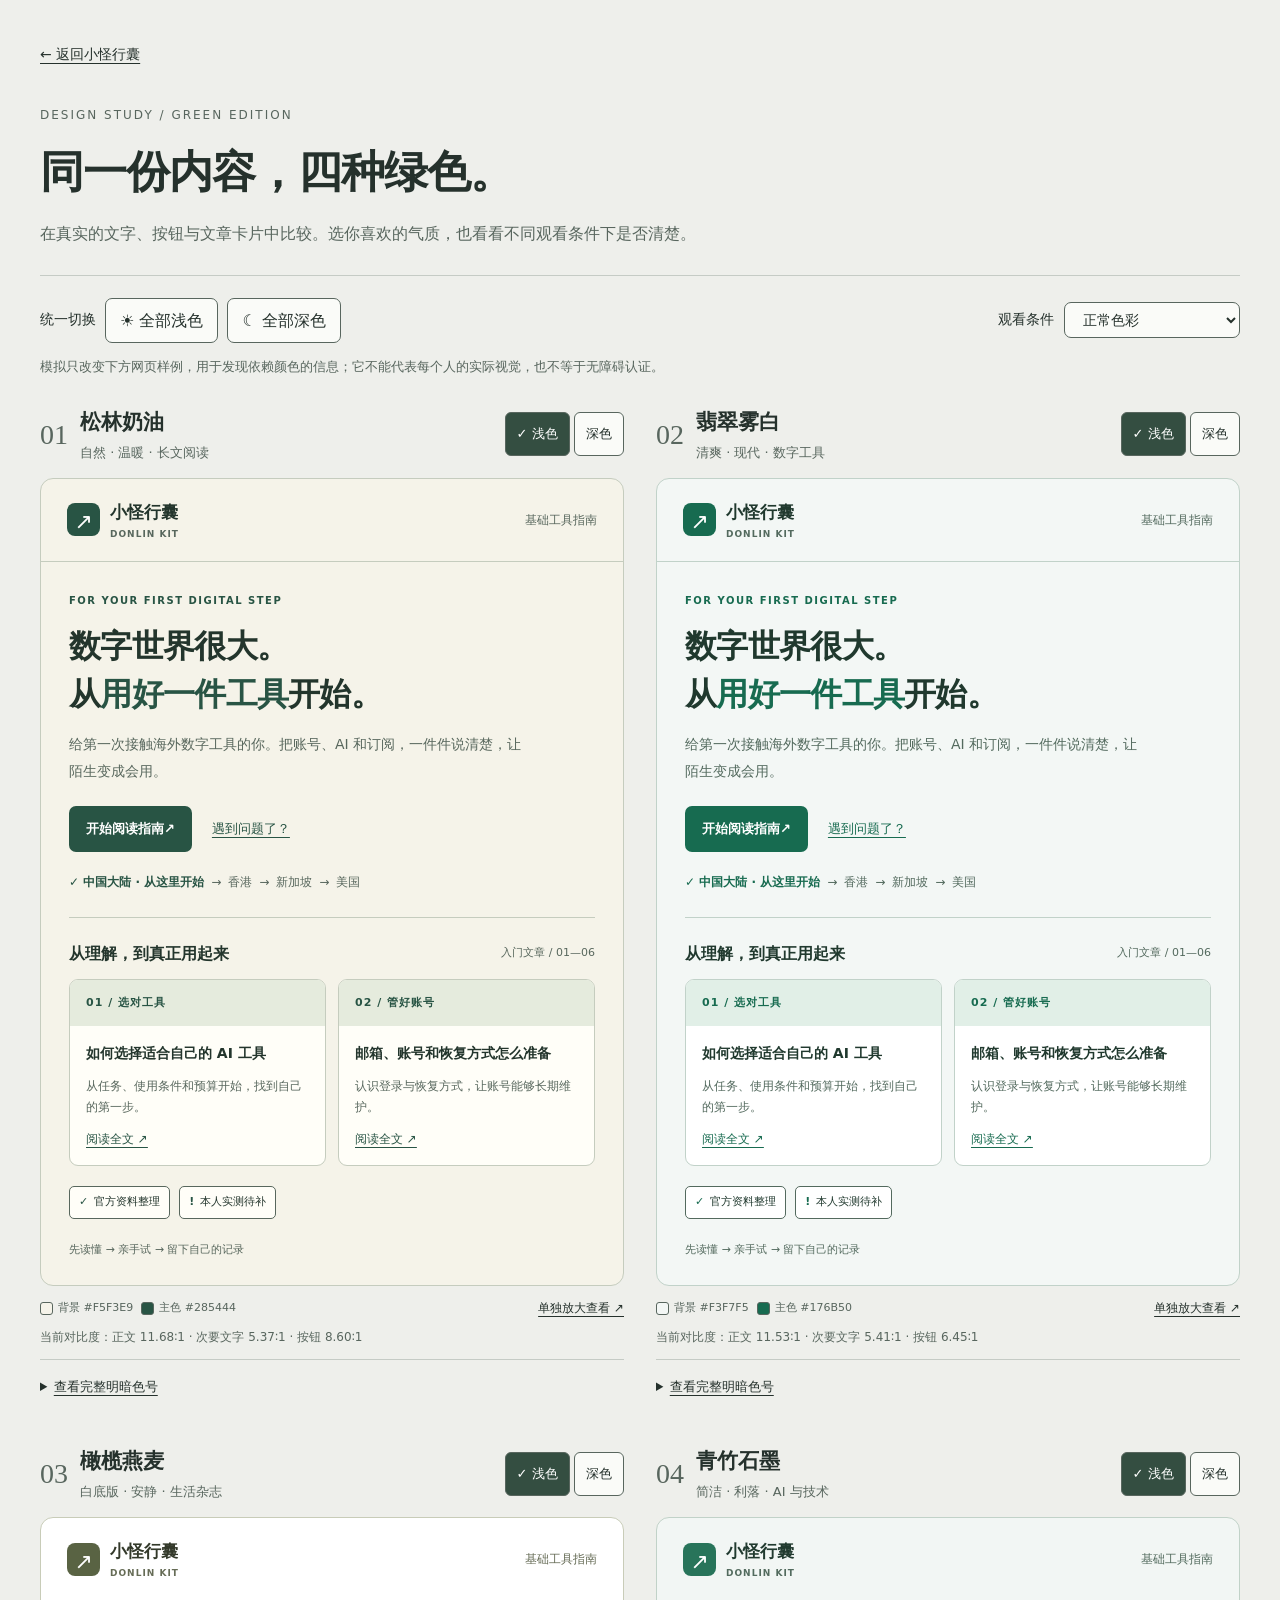
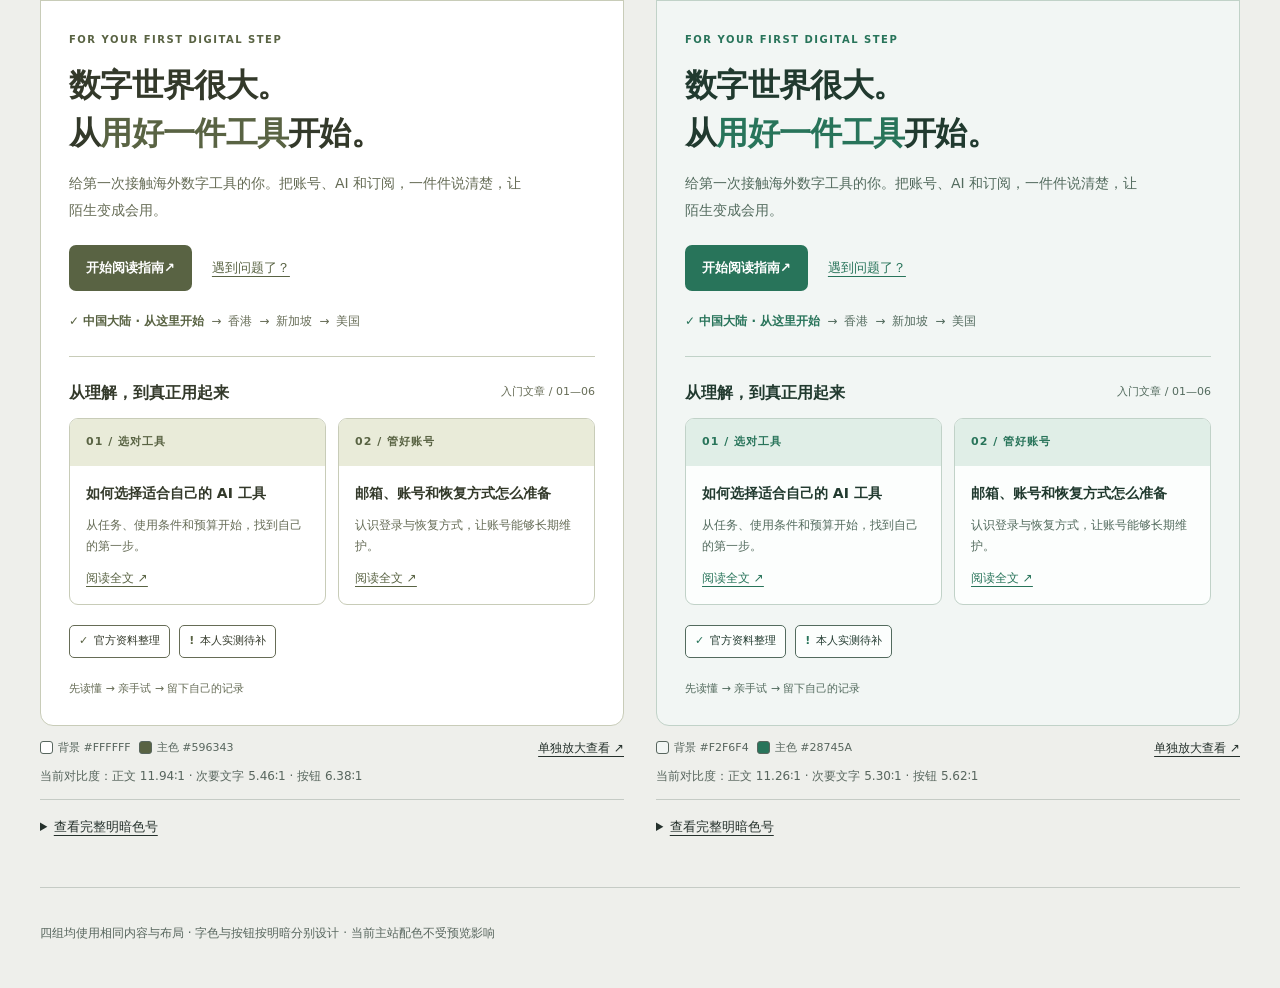
<file: design-preview.html>
<!doctype html>
<html lang="zh-CN">
<head>
  <meta charset="utf-8">
  <meta name="viewport" content="width=device-width, initial-scale=1">
  <meta name="color-scheme" content="light dark">
  <title>四组绿色 · 明暗配色展示｜小怪行囊</title>
  <link rel="stylesheet" href="assets/design-preview.css">
</head>
<body>
  <a class="skip-link" href="#gallery">跳到配色展示</a>
  <header class="page-head">
    <a class="back-link" href="index.html">← 返回小怪行囊</a>
    <span class="edition">DESIGN STUDY / GREEN EDITION</span>
    <h1>同一份内容，四种绿色。</h1>
    <p>在真实的文字、按钮与文章卡片中比较。选你喜欢的气质，也看看不同观看条件下是否清楚。</p>
  </header>
  <main>
    <section class="controls" aria-label="预览控制">
      <div class="mode-controls"><span>统一切换</span><button type="button" id="all-light">☀ 全部浅色</button><button type="button" id="all-dark">☾ 全部深色</button></div>
      <label for="vision">观看条件<select id="vision"><option value="normal">正常色彩</option><option value="protan">红色色觉缺失 · 近似</option><option value="deutan">绿色色觉缺失 · 近似</option><option value="tritan">蓝黄色觉差异 · 近似</option><option value="gray">灰度</option></select></label>
    </section>
    <p class="simulation-note">模拟只改变下方网页样例，用于发现依赖颜色的信息；它不能代表每个人的实际视觉，也不等于无障碍认证。</p>
    <p id="view-status" class="sr-only" role="status" aria-live="polite"></p>
    <div id="gallery" class="gallery"></div>
    <footer class="page-foot">四组均使用相同内容与布局 · 字色与按钮按明暗分别设计 · 当前主站配色不受预览影响</footer>
  </main>
  <script src="assets/design-preview.js"></script>
</body>
</html>
</file>
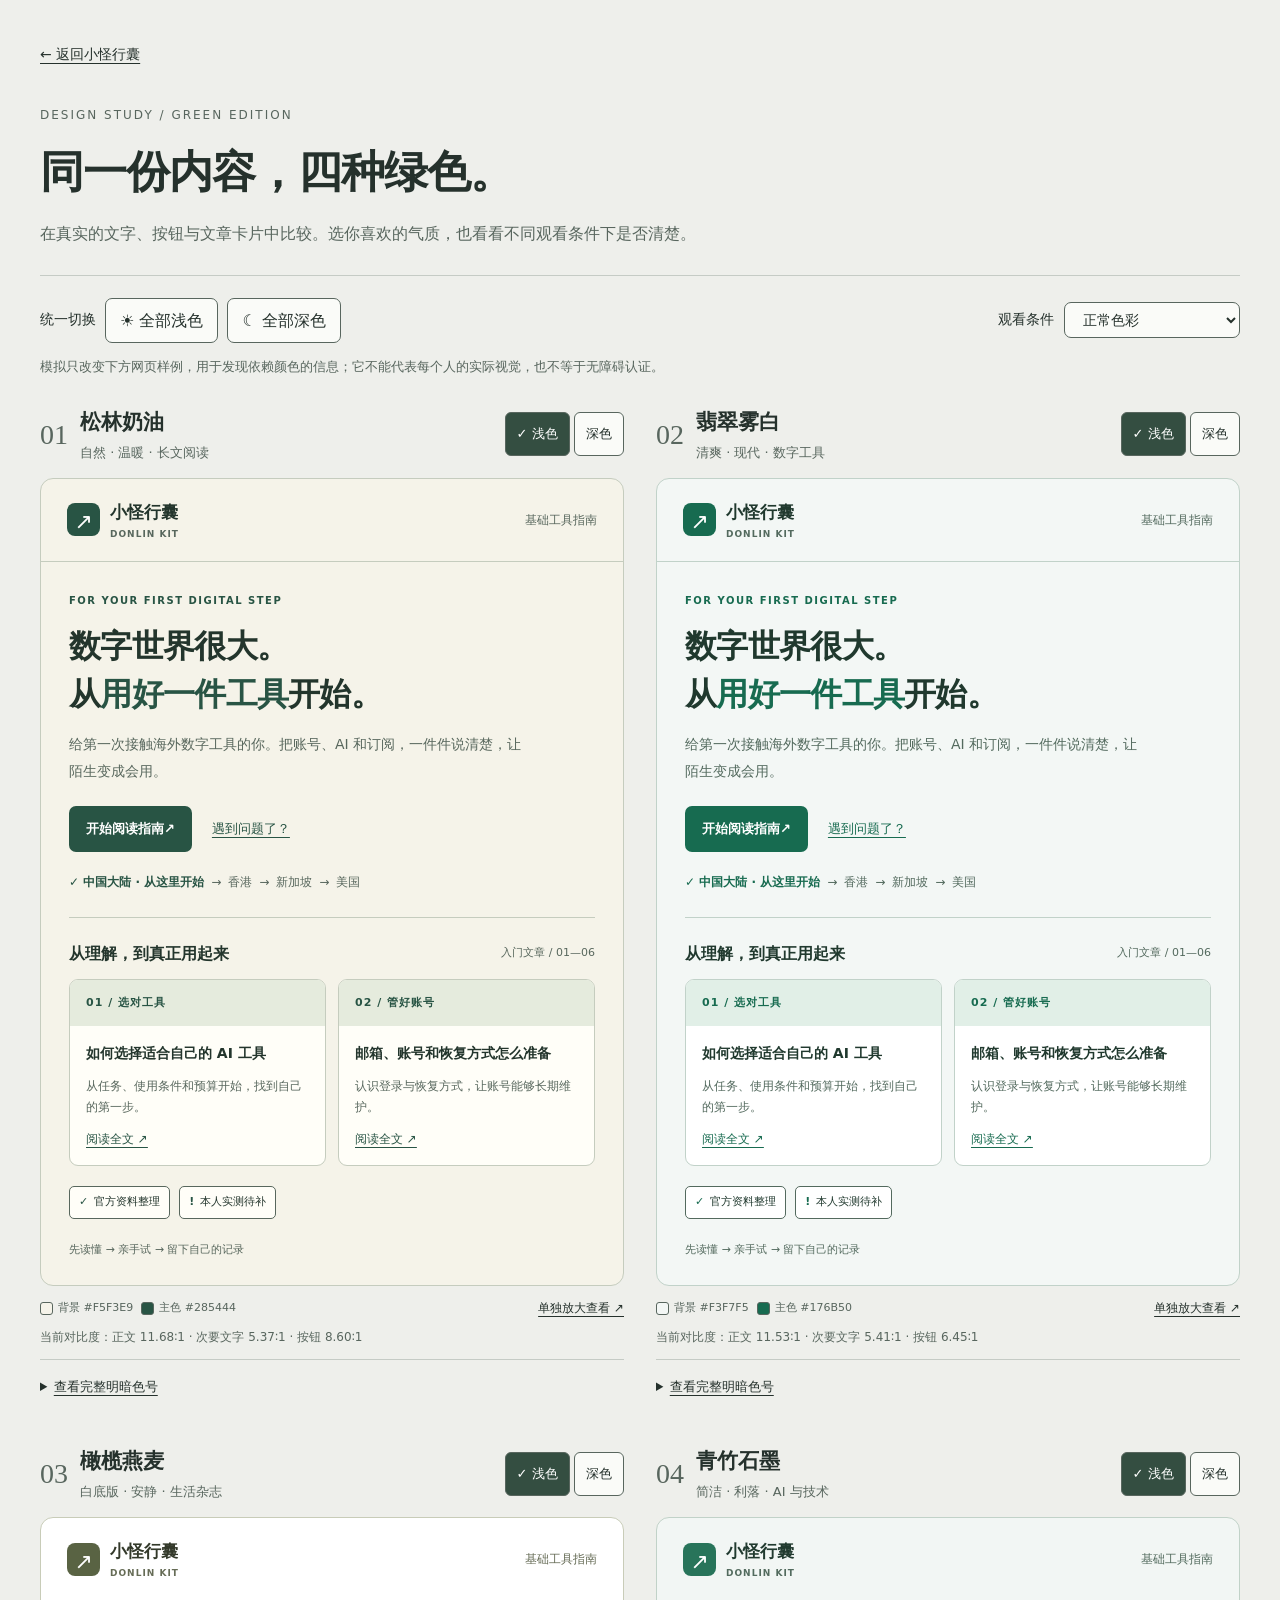
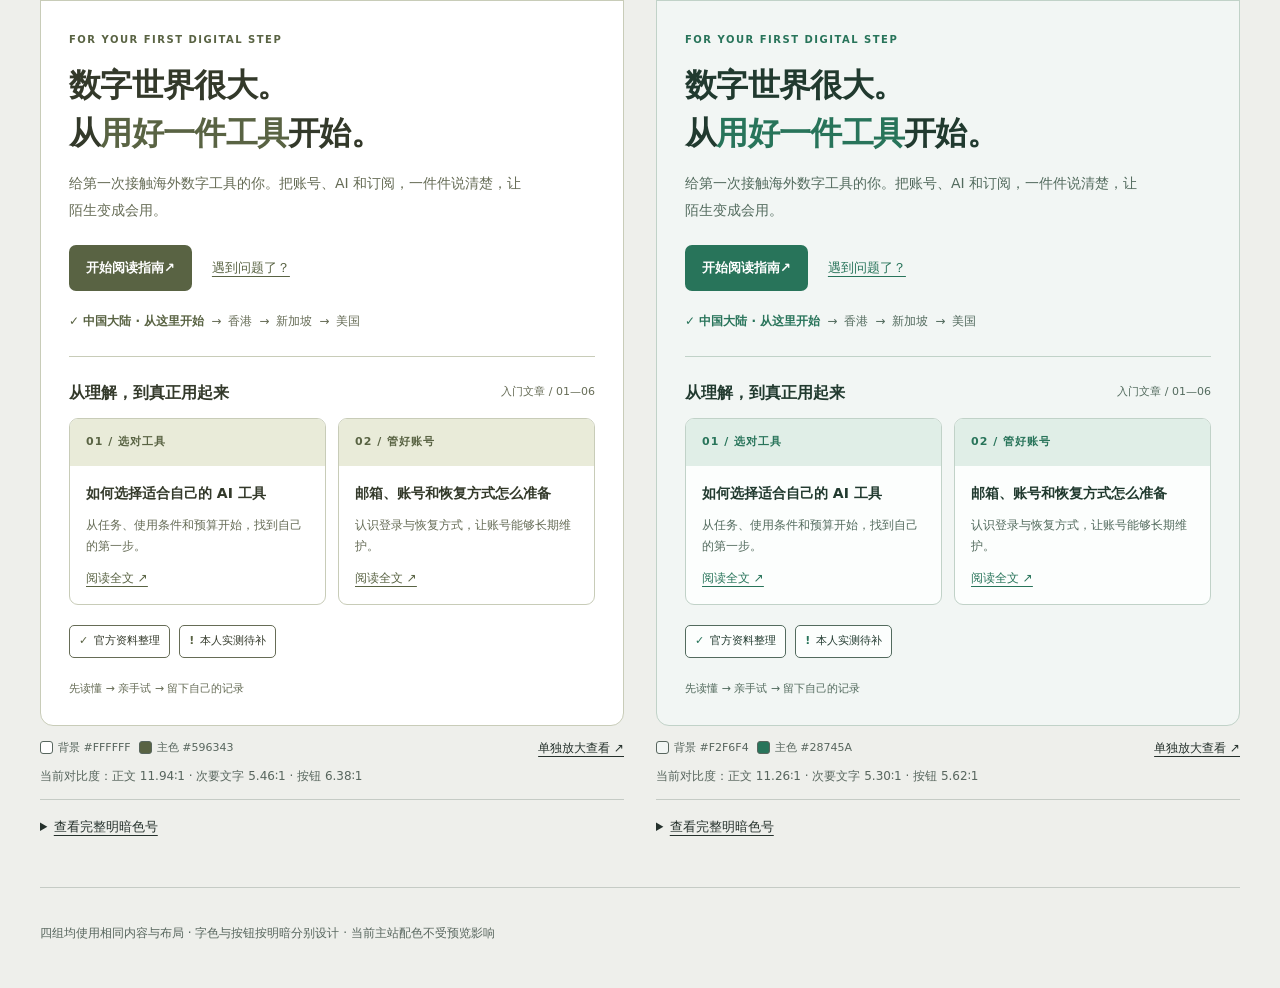
<file: site/design-preview.html>
<!doctype html>
<html lang="zh-CN">
<head>
  <meta charset="utf-8">
  <meta name="viewport" content="width=device-width, initial-scale=1">
  <meta name="color-scheme" content="light dark">
  <title>四组绿色 · 明暗配色展示｜小怪行囊</title>
  <link rel="stylesheet" href="assets/design-preview.css">
</head>
<body>
  <a class="skip-link" href="#gallery">跳到配色展示</a>
  <header class="page-head">
    <a class="back-link" href="index.html">← 返回小怪行囊</a>
    <span class="edition">DESIGN STUDY / GREEN EDITION</span>
    <h1>同一份内容，四种绿色。</h1>
    <p>在真实的文字、按钮与文章卡片中比较。选你喜欢的气质，也看看不同观看条件下是否清楚。</p>
  </header>
  <main>
    <section class="controls" aria-label="预览控制">
      <div class="mode-controls"><span>统一切换</span><button type="button" id="all-light">☀ 全部浅色</button><button type="button" id="all-dark">☾ 全部深色</button></div>
      <label for="vision">观看条件<select id="vision"><option value="normal">正常色彩</option><option value="protan">红色色觉缺失 · 近似</option><option value="deutan">绿色色觉缺失 · 近似</option><option value="tritan">蓝黄色觉差异 · 近似</option><option value="gray">灰度</option></select></label>
    </section>
    <p class="simulation-note">模拟只改变下方网页样例，用于发现依赖颜色的信息；它不能代表每个人的实际视觉，也不等于无障碍认证。</p>
    <p id="view-status" class="sr-only" role="status" aria-live="polite"></p>
    <div id="gallery" class="gallery"></div>
    <footer class="page-foot">四组均使用相同内容与布局 · 字色与按钮按明暗分别设计 · 当前主站配色不受预览影响</footer>
  </main>
  <script>'use strict';
(() => {
  const themes = [
    { id:'forest',name:'松林奶油',note:'自然 · 温暖 · 长文阅读',light:{bg:'#F5F3E9',surface:'#FFFEF8',ink:'#23352C',muted:'#58675D',primary:'#285444',on:'#FFFFFF',border:'#C5CCBE',tint:'#E5EBDD',focus:'#245DAD'},dark:{bg:'#14251F',surface:'#1D3128',ink:'#F0F3E9',muted:'#B6C6B9',primary:'#A8C5AE',on:'#14251F',border:'#4D6757',tint:'#283F31',focus:'#A6CCFF'}},
    { id:'emerald',name:'翡翠雾白',note:'清爽 · 现代 · 数字工具',light:{bg:'#F3F7F5',surface:'#FFFFFF',ink:'#20392E',muted:'#536A5E',primary:'#176B50',on:'#FFFFFF',border:'#C1D2C9',tint:'#E1EFE7',focus:'#245DAD'},dark:{bg:'#10251E',surface:'#19372B',ink:'#EDF7F0',muted:'#B0C9BB',primary:'#7DD3AE',on:'#10251E',border:'#486F5C',tint:'#214734',focus:'#A6CCFF'}},
    { id:'olive',name:'橄榄燕麦',note:'白底版 · 安静 · 生活杂志',light:{bg:'#FFFFFF',surface:'#FFFFFF',ink:'#33392A',muted:'#666C56',primary:'#596343',on:'#FFFFFF',border:'#C8CCB8',tint:'#E9EBD9',focus:'#245DAD'},dark:{bg:'#20251C',surface:'#2C3324',ink:'#F1F1E4',muted:'#C2C8AF',primary:'#BBC69A',on:'#20251C',border:'#636D51',tint:'#3A432D',focus:'#A6CCFF'}},
    { id:'bamboo',name:'青竹石墨',note:'简洁 · 利落 · AI 与技术',light:{bg:'#F2F6F4',surface:'#FCFEFD',ink:'#213A2F',muted:'#536B5E',primary:'#28745A',on:'#FFFFFF',border:'#C1D2C8',tint:'#E0EEE7',focus:'#245DAD'},dark:{bg:'#17201C',surface:'#232F28',ink:'#EEF5EF',muted:'#B7C9BC',primary:'#95D5B2',on:'#17201C',border:'#506A59',tint:'#2B4133',focus:'#A6CCFF'}}
  ];
  // Linear-RGB matrices: Machado, Oliveira & Fernandes (2009), severity 1.0.
  // Approximate dichromacy previews, not a representation of every viewer.
  const matrices={protan:[.152286,1.052583,-.204868,.114503,.786281,.099216,-.003882,-.048116,1.051998],deutan:[.367322,.860646,-.227968,.280085,.672501,.047413,-.01182,.04294,.968881],tritan:[1.255528,-.076749,-.178779,-.078411,.930809,.147602,.004733,.691367,.3039]};
  const gallery=document.getElementById('gallery'),vision=document.getElementById('vision'),status=document.getElementById('view-status');
  const params=new URLSearchParams(location.search),single=themes.find(t=>t.id===params.get('theme'));
  const visible=single?[single]:themes;
  const modes=Object.fromEntries(themes.map(t=>[t.id,params.get('mode')==='dark'?'dark':'light']));
  if(single){document.body.classList.add('single-view');document.querySelector('h1').textContent=single.name+'，放大看看。';document.querySelector('.back-link').href='design-preview.html';document.querySelector('.back-link').textContent='← 返回四组对照';document.title=single.name+' · 明暗配色展示｜小怪行囊';}
  if(['normal','protan','deutan','tritan','gray'].includes(params.get('vision')))vision.value=params.get('vision');
  const linear=c=>c<=.04045?c/12.92:((c+.055)/1.055)**2.4;
  const srgb=c=>c<=.0031308?12.92*c:1.055*c**(1/2.4)-.055;
  const rgb=h=>h.slice(1).match(/../g).map(v=>linear(parseInt(v,16)/255));
  function simulate(hex){if(vision.value==='normal')return hex;const c=rgb(hex);let out;
    if(vision.value==='gray'){const l=c[0]*.2126+c[1]*.7152+c[2]*.0722;out=[l,l,l];}
    else {const m=matrices[vision.value];out=[0,1,2].map(i=>c.reduce((sum,v,j)=>sum+v*m[i*3+j],0));}
    return '#'+out.map(v=>Math.round(srgb(Math.min(1,Math.max(0,v)))*255).toString(16).padStart(2,'0')).join('');
  }
  const luminance=h=>rgb(h).reduce((s,v,i)=>s+v*[.2126,.7152,.0722][i],0);
  function contrast(a,b){const x=luminance(a),y=luminance(b);return ((Math.max(x,y)+.05)/(Math.min(x,y)+.05)).toFixed(2);}
  function sample(t){return `<div class="sample" data-mode="${modes[t.id]}" aria-label="${t.name}网页样例">
    <div class="sample-nav"><a class="sample-brand" href="index.html"><span class="brand-arrow" aria-hidden="true">↗</span><span class="brand-title">小怪行囊<span class="brand-en">DONLIN KIT</span></span></a><span class="nav-label">基础工具指南</span></div>
    <div class="sample-body"><div class="eyebrow">FOR YOUR FIRST DIGITAL STEP</div><h3>数字世界很大。<br>从<em>用好一件工具</em>开始。</h3><p class="hero-desc">给第一次接触海外数字工具的你。把账号、AI 和订阅，一件件说清楚，让陌生变成会用。</p>
    <div class="sample-actions"><a class="sample-cta" href="articles/01-choose-ai.html">开始阅读指南 <span aria-hidden="true">↗</span></a><a class="sample-link" href="articles/06-troubleshooting.html">遇到问题了？</a></div>
    <div class="path"><span class="path-current">✓ 中国大陆 · 从这里开始</span><span aria-hidden="true">→</span><span>香港</span><span aria-hidden="true">→</span><span>新加坡</span><span aria-hidden="true">→</span><span>美国</span></div>
    <div class="section-title"><h4>从理解，到真正用起来</h4><span>入门文章 / 01—06</span></div>
    <div class="mini-articles"><article class="mini-article"><div class="article-cover">01 / 选对工具</div><div class="article-summary"><h5>如何选择适合自己的 AI 工具</h5><p>从任务、使用条件和预算开始，找到自己的第一步。</p><a href="articles/01-choose-ai.html">阅读全文 ↗</a></div></article><article class="mini-article"><div class="article-cover">02 / 管好账号</div><div class="article-summary"><h5>邮箱、账号和恢复方式怎么准备</h5><p>认识登录与恢复方式，让账号能够长期维护。</p><a href="articles/02-accounts.html">阅读全文 ↗</a></div></article></div>
    <div class="sample-status" aria-label="证据类型展示"><span class="status-item"><span class="symbol" aria-hidden="true">✓</span>官方资料整理</span><span class="status-item"><span class="symbol" aria-hidden="true">!</span>本人实测待补</span></div><div class="sample-footer">先读懂 → 亲手试 → 留下自己的记录</div></div></div>`;}
  visible.forEach((t,i)=>{const section=document.createElement('section');section.className='theme-option';section.dataset.theme=t.id;section.setAttribute('aria-labelledby','title-'+t.id);section.innerHTML=`<div class="option-head"><div class="option-name"><span class="option-number" aria-hidden="true">0${themes.indexOf(t)+1}</span><div><h2 id="title-${t.id}">${t.name}</h2><p>${t.note}</p></div></div><div class="mode-picker" role="group" aria-label="${t.name}明暗模式"><button type="button" data-mode="light" aria-pressed="true">浅色</button><button type="button" data-mode="dark" aria-pressed="false">深色</button></div></div>${sample(t)}<div class="option-bottom"><div class="color-values"></div><a class="solo-link" href="design-preview.html?theme=${t.id}">单独放大查看 ↗</a></div><p class="contrast-report"></p>`;gallery.append(section);section.querySelectorAll('[data-mode]').forEach(b=>{if(b.tagName==='BUTTON')b.addEventListener('click',()=>{modes[t.id]=b.dataset.mode;render();status.textContent=t.name+'已切换为'+(modes[t.id]==='dark'?'深色':'浅色');});});});
  const roles=[['bg','页面背景'],['surface','卡片背景'],['ink','主要文字'],['muted','次要文字'],['primary','按钮／链接'],['on','按钮文字'],['tint','浅填充区域'],['border','分隔边框'],['focus','键盘焦点']];
  visible.forEach(t=>{const details=document.createElement('details');details.className='palette-spec';details.innerHTML='<summary>查看完整明暗色号</summary><table><caption class="sr-only">'+t.name+'原始配色，不含色觉模拟</caption><thead><tr><th scope="col">用途</th><th scope="col">浅色模式</th><th scope="col">深色模式</th></tr></thead><tbody>'+roles.map(([key,label])=>'<tr><th scope="row">'+label+'</th>'+['light','dark'].map(mode=>'<td><span class="hex-cell"><i class="swatch" style="background:'+t[mode][key]+'" aria-hidden="true"></i><code>'+t[mode][key]+'</code></span></td>').join('')+'</tr>').join('')+'</tbody></table><p>以上为原始色号；观看条件模拟只改变上方样例。</p>';gallery.querySelector(`[data-theme="${t.id}"]`).append(details);});
  function render(){visible.forEach(t=>{const section=gallery.querySelector(`[data-theme="${t.id}"]`),mode=modes[t.id],colors=t[mode],sampleEl=section.querySelector('.sample');sampleEl.dataset.mode=mode;Object.entries(colors).forEach(([k,v])=>sampleEl.style.setProperty('--g-'+k,simulate(v)));section.querySelectorAll('button[data-mode]').forEach(b=>b.setAttribute('aria-pressed',String(b.dataset.mode===mode)));section.querySelector('.color-values').innerHTML=[['bg','背景'],['primary','主色']].map(([k,n])=>`<span><i class="swatch" style="background:${simulate(colors[k])}" aria-hidden="true"></i>${n} ${colors[k]}</span>`).join('');section.querySelector('.solo-link').href=`design-preview.html?theme=${t.id}&mode=${mode}&vision=${vision.value}`;section.querySelector('.contrast-report').textContent=`${vision.value==='normal'?'当前':'模拟后'}对比度：正文 ${contrast(simulate(colors.ink),simulate(colors.bg))}∶1 · 次要文字 ${contrast(simulate(colors.muted),simulate(colors.bg))}∶1 · 按钮 ${contrast(simulate(colors.on),simulate(colors.primary))}∶1`;});}
  document.getElementById('all-light').addEventListener('click',()=>{visible.forEach(t=>modes[t.id]='light');render();status.textContent='所有方案已切换为浅色';});
  document.getElementById('all-dark').addEventListener('click',()=>{visible.forEach(t=>modes[t.id]='dark');render();status.textContent='所有方案已切换为深色';});
  vision.addEventListener('change',()=>{render();status.textContent='观看条件：'+vision.options[vision.selectedIndex].text;});render();
})();
</script>
</body>
</html>
</file>
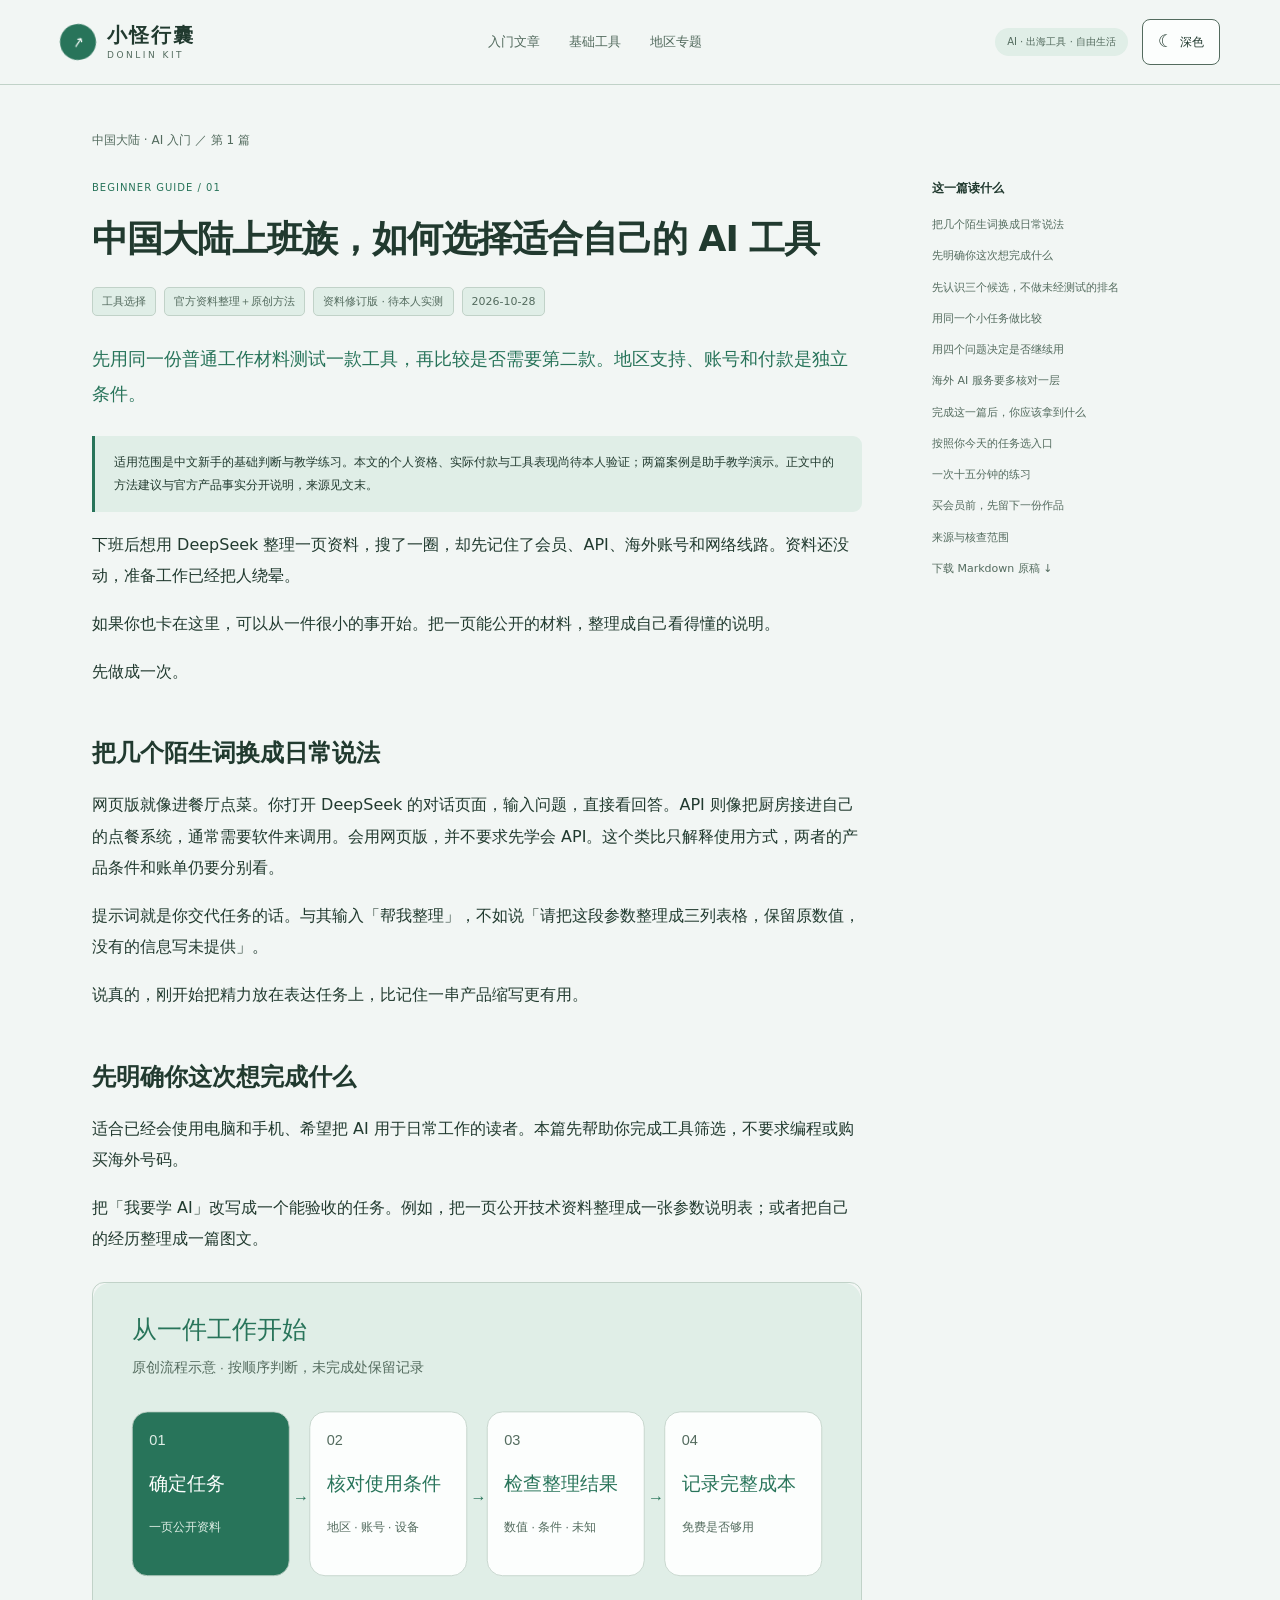
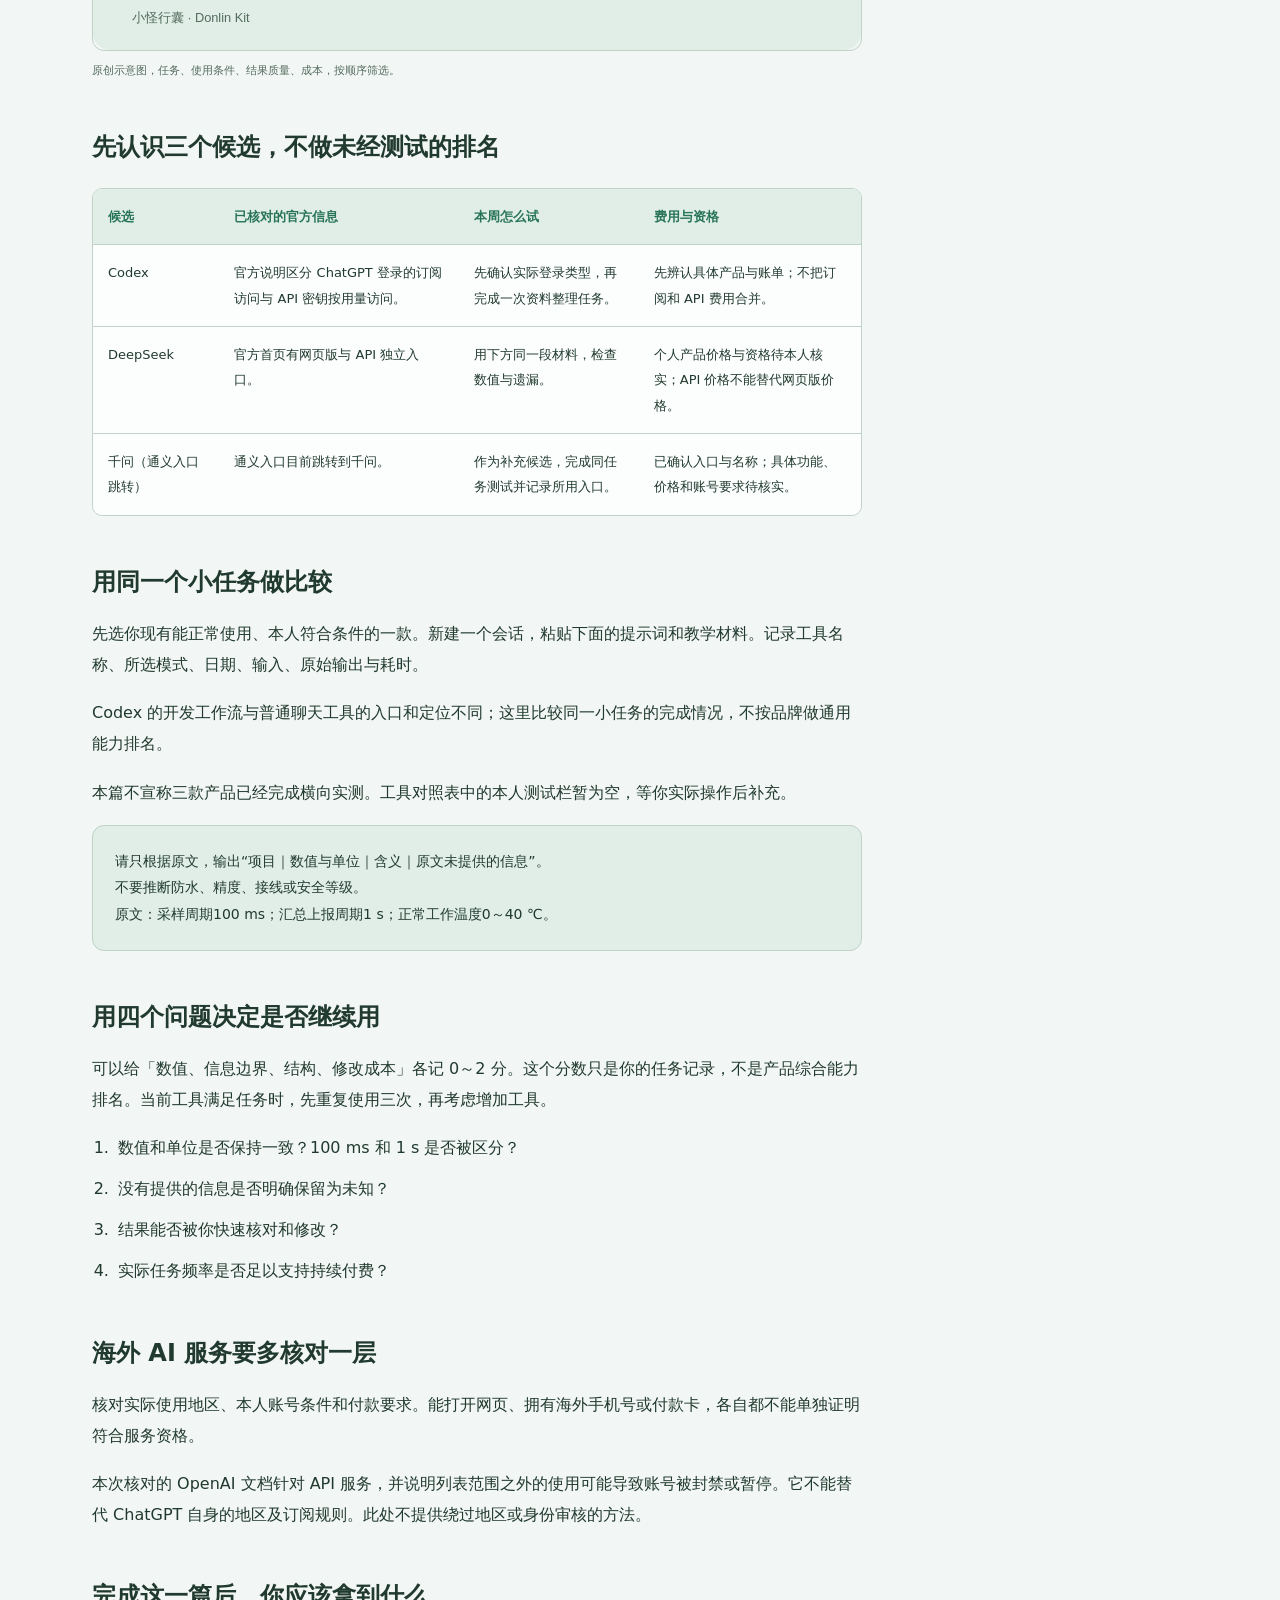
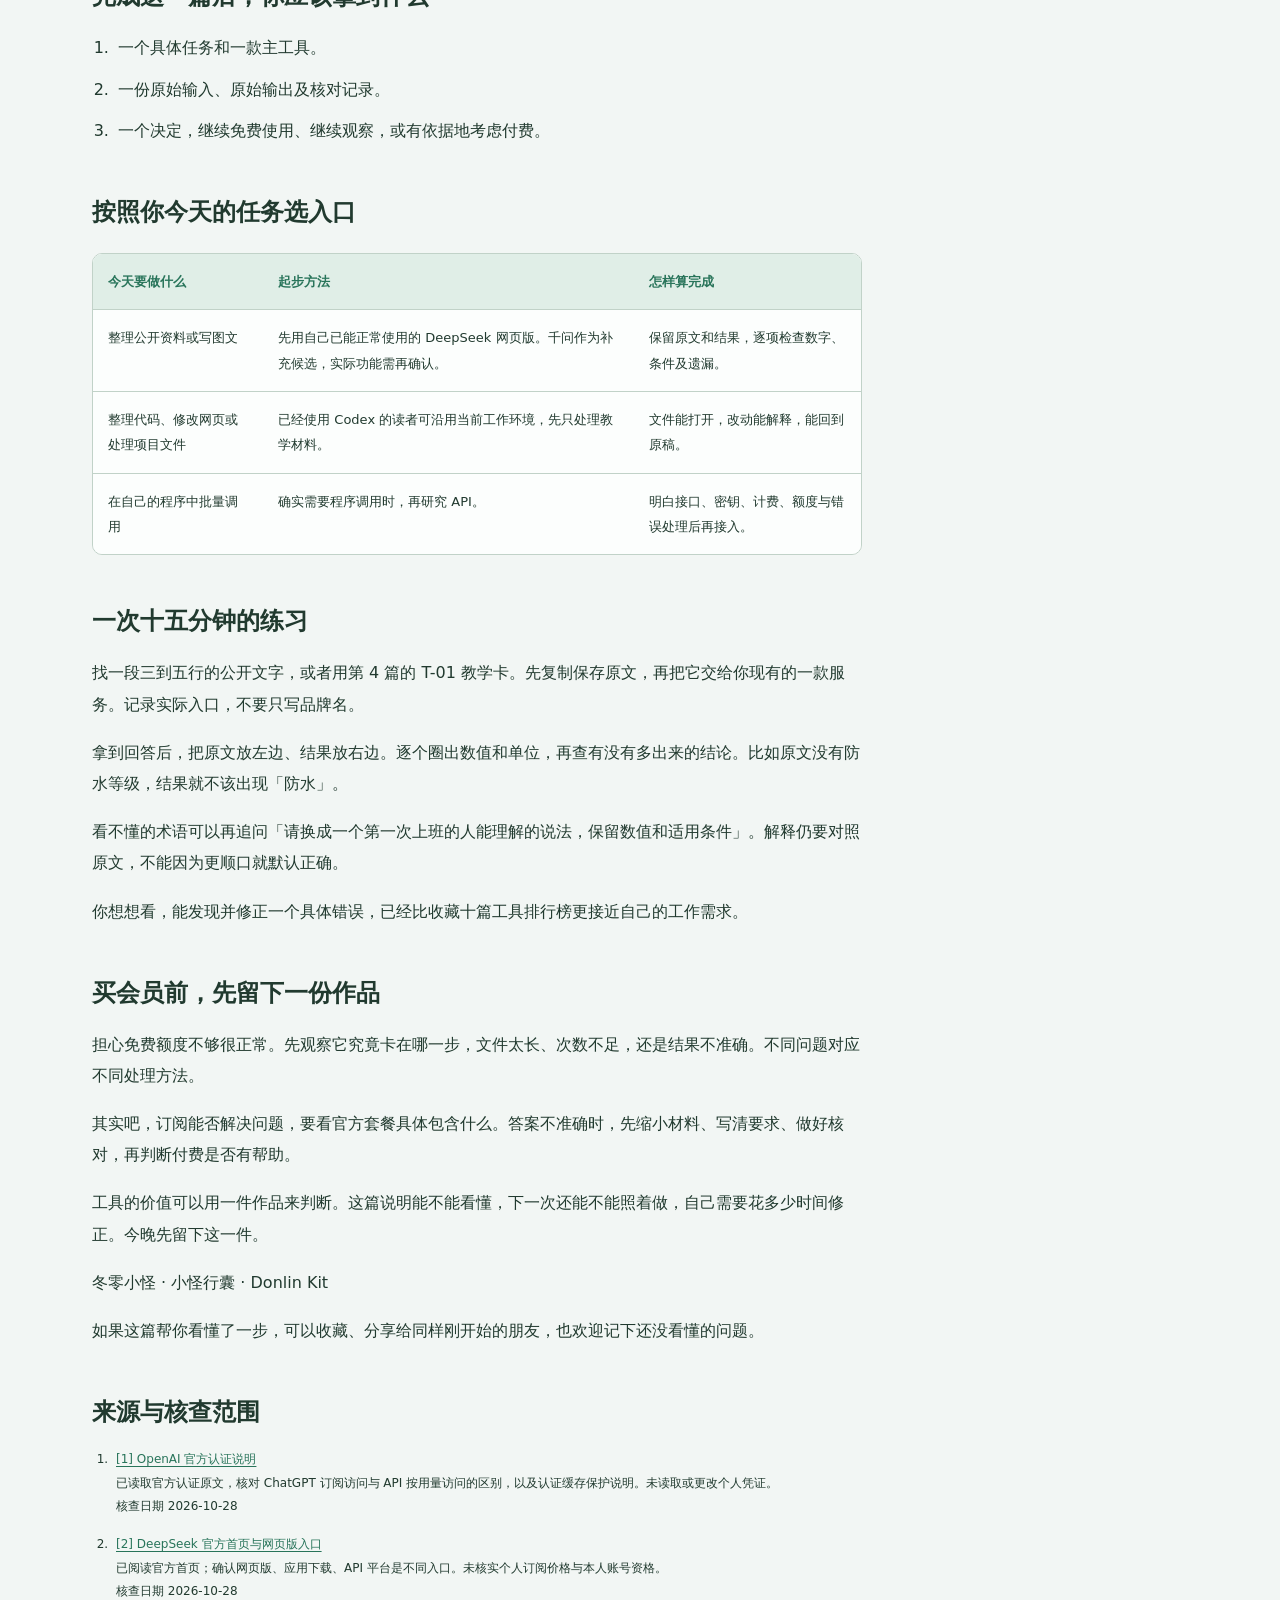
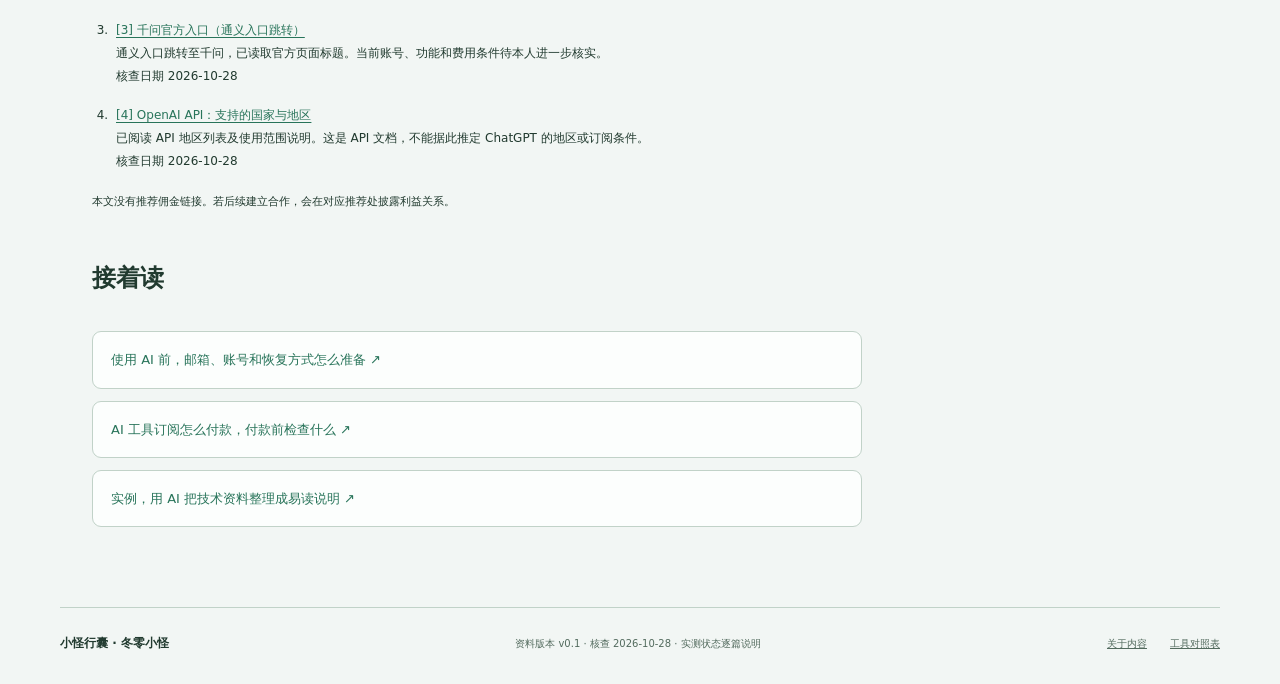
<file: site/articles/01-choose-ai.html>
<!doctype html><html lang="zh-CN"><head><meta charset="utf-8"><meta name="viewport" content="width=device-width, initial-scale=1"><meta name="color-scheme" content="light dark"><script>try{var t=localStorage.getItem('cloud-resident-theme');document.documentElement.dataset.theme=['light','dark'].includes(t)?t:(matchMedia('(prefers-color-scheme: dark)').matches?'dark':'light')}catch{document.documentElement.dataset.theme=matchMedia('(prefers-color-scheme: dark)').matches?'dark':'light'}</script><meta name="description" content="小怪行囊 Donlin Kit，冬零小怪的数字生活指南。面向中文新手，分享 AI、出海工具与自由生活实践，讲清账号、网络、订阅、收款和安全。"><title>中国大陆上班族，如何选择适合自己的 AI 工具 · 小怪行囊</title><link rel="stylesheet" href="../assets/style.css"></head><body><a class="skip" href="#main">跳到正文</a><header><div class="wrap nav"><a class="brand" href="../index.html"><span class="brand-mark">↗</span><span class="brand-name">小怪行囊<span class="brand-en">DONLIN KIT</span></span></a><nav class="nav-links" aria-label="主导航"><a href="../index.html#start">入门文章</a><a href="../index.html#tools">基础工具</a><a href="../index.html#regions">地区专题</a></nav><div class="nav-actions"><span class="nav-tag">AI · 出海工具 · 自由生活</span><button type="button" id="themeToggle" class="theme-toggle" aria-label="切换到深色模式" aria-pressed="false"><span class="theme-symbol" aria-hidden="true">☾</span><span class="theme-toggle-label">深色</span></button></div></div></header><main id="main" class="article-wrap"><div class="breadcrumbs"><a href="../index.html#start">中国大陆 · AI 入门</a> ／ 第 1 篇</div><div class="article-layout"><article class="article-content"><div class="mini-label">BEGINNER GUIDE / 01</div><h1>中国大陆上班族，如何选择适合自己的 AI 工具</h1><div class="article-meta"><span>工具选择</span><span>官方资料整理＋原创方法</span><span>资料修订版 · 待本人实测</span><span>2026-10-28</span></div><p class="article-lead">先用同一份普通工作材料测试一款工具，再比较是否需要第二款。地区支持、账号和付款是独立条件。</p><div class="evidence-note">适用范围是中文新手的基础判断与教学练习。本文的个人资格、实际付款与工具表现尚待本人验证；两篇案例是助手教学演示。正文中的方法建议与官方产品事实分开说明，来源见文末。</div><section><p>下班后想用 DeepSeek 整理一页资料，搜了一圈，却先记住了会员、API、海外账号和网络线路。资料还没动，准备工作已经把人绕晕。</p><p>如果你也卡在这里，可以从一件很小的事开始。把一页能公开的材料，整理成自己看得懂的说明。</p><p>先做成一次。</p></section><section id="s1"><h2>把几个陌生词换成日常说法</h2><p>网页版就像进餐厅点菜。你打开 DeepSeek 的对话页面，输入问题，直接看回答。API 则像把厨房接进自己的点餐系统，通常需要软件来调用。会用网页版，并不要求先学会 API。这个类比只解释使用方式，两者的产品条件和账单仍要分别看。</p><p>提示词就是你交代任务的话。与其输入「帮我整理」，不如说「请把这段参数整理成三列表格，保留原数值，没有的信息写未提供」。</p><p>说真的，刚开始把精力放在表达任务上，比记住一串产品缩写更有用。</p></section><section id="s2"><h2>先明确你这次想完成什么</h2><p>适合已经会使用电脑和手机、希望把 AI 用于日常工作的读者。本篇先帮助你完成工具筛选，不要求编程或购买海外号码。</p><p>把「我要学 AI」改写成一个能验收的任务。例如，把一页公开技术资料整理成一张参数说明表；或者把自己的经历整理成一篇图文。</p></section><section><figure><a href="../assets/choose.svg" target="_blank" rel="noopener"><img loading="lazy" src="../assets/choose.svg" alt="原创示意图，任务、使用条件、结果质量、成本，按顺序筛选。"></a><figcaption>原创示意图，任务、使用条件、结果质量、成本，按顺序筛选。</figcaption></figure></section><section id="s4"><h2>先认识三个候选，不做未经测试的排名</h2><div class="table-scroll" tabindex="0" role="region" aria-label="先认识三个候选，不做未经测试的排名"><table><thead><tr><th scope="col">候选</th><th scope="col">已核对的官方信息</th><th scope="col">本周怎么试</th><th scope="col">费用与资格</th></tr></thead><tbody><tr><td>Codex</td><td>官方说明区分 ChatGPT 登录的订阅访问与 API 密钥按用量访问。</td><td>先确认实际登录类型，再完成一次资料整理任务。</td><td>先辨认具体产品与账单；不把订阅和 API 费用合并。</td></tr><tr><td>DeepSeek</td><td>官方首页有网页版与 API 独立入口。</td><td>用下方同一段材料，检查数值与遗漏。</td><td>个人产品价格与资格待本人核实；API 价格不能替代网页版价格。</td></tr><tr><td>千问（通义入口跳转）</td><td>通义入口目前跳转到千问。</td><td>作为补充候选，完成同任务测试并记录所用入口。</td><td>已确认入口与名称；具体功能、价格和账号要求待核实。</td></tr></tbody></table></div></section><section id="s5"><h2>用同一个小任务做比较</h2><p>先选你现有能正常使用、本人符合条件的一款。新建一个会话，粘贴下面的提示词和教学材料。记录工具名称、所选模式、日期、输入、原始输出与耗时。</p><p>Codex 的开发工作流与普通聊天工具的入口和定位不同；这里比较同一小任务的完成情况，不按品牌做通用能力排名。</p><p>本篇不宣称三款产品已经完成横向实测。工具对照表中的本人测试栏暂为空，等你实际操作后补充。</p><pre><code>请只根据原文，输出“项目｜数值与单位｜含义｜原文未提供的信息”。
不要推断防水、精度、接线或安全等级。
原文：采样周期100 ms；汇总上报周期1 s；正常工作温度0～40 ℃。</code></pre></section><section id="s6"><h2>用四个问题决定是否继续用</h2><p>可以给「数值、信息边界、结构、修改成本」各记 0～2 分。这个分数只是你的任务记录，不是产品综合能力排名。当前工具满足任务时，先重复使用三次，再考虑增加工具。</p><ol><li>数值和单位是否保持一致？100 ms 和 1 s 是否被区分？</li><li>没有提供的信息是否明确保留为未知？</li><li>结果能否被你快速核对和修改？</li><li>实际任务频率是否足以支持持续付费？</li></ol></section><section id="s7"><h2>海外 AI 服务要多核对一层</h2><p>核对实际使用地区、本人账号条件和付款要求。能打开网页、拥有海外手机号或付款卡，各自都不能单独证明符合服务资格。</p><p>本次核对的 OpenAI 文档针对 API 服务，并说明列表范围之外的使用可能导致账号被封禁或暂停。它不能替代 ChatGPT 自身的地区及订阅规则。此处不提供绕过地区或身份审核的方法。</p></section><section id="s8"><h2>完成这一篇后，你应该拿到什么</h2><ol><li>一个具体任务和一款主工具。</li><li>一份原始输入、原始输出及核对记录。</li><li>一个决定，继续免费使用、继续观察，或有依据地考虑付费。</li></ol></section><section id="s9"><h2>按照你今天的任务选入口</h2><div class="table-scroll" tabindex="0" role="region" aria-label="按照你今天的任务选入口"><table><thead><tr><th scope="col">今天要做什么</th><th scope="col">起步方法</th><th scope="col">怎样算完成</th></tr></thead><tbody><tr><td>整理公开资料或写图文</td><td>先用自己已能正常使用的 DeepSeek 网页版。千问作为补充候选，实际功能需再确认。</td><td>保留原文和结果，逐项检查数字、条件及遗漏。</td></tr><tr><td>整理代码、修改网页或处理项目文件</td><td>已经使用 Codex 的读者可沿用当前工作环境，先只处理教学材料。</td><td>文件能打开，改动能解释，能回到原稿。</td></tr><tr><td>在自己的程序中批量调用</td><td>确实需要程序调用时，再研究 API。</td><td>明白接口、密钥、计费、额度与错误处理后再接入。</td></tr></tbody></table></div></section><section id="s10"><h2>一次十五分钟的练习</h2><p>找一段三到五行的公开文字，或者用第 4 篇的 T-01 教学卡。先复制保存原文，再把它交给你现有的一款服务。记录实际入口，不要只写品牌名。</p><p>拿到回答后，把原文放左边、结果放右边。逐个圈出数值和单位，再查有没有多出来的结论。比如原文没有防水等级，结果就不该出现「防水」。</p><p>看不懂的术语可以再追问「请换成一个第一次上班的人能理解的说法，保留数值和适用条件」。解释仍要对照原文，不能因为更顺口就默认正确。</p><p>你想想看，能发现并修正一个具体错误，已经比收藏十篇工具排行榜更接近自己的工作需求。</p></section><section id="s11"><h2>买会员前，先留下一份作品</h2><p>担心免费额度不够很正常。先观察它究竟卡在哪一步，文件太长、次数不足，还是结果不准确。不同问题对应不同处理方法。</p><p>其实吧，订阅能否解决问题，要看官方套餐具体包含什么。答案不准确时，先缩小材料、写清要求、做好核对，再判断付费是否有帮助。</p><p>工具的价值可以用一件作品来判断。这篇说明能不能看懂，下一次还能不能照着做，自己需要花多少时间修正。今晚先留下这一件。</p></section><section><p>冬零小怪 · 小怪行囊 · Donlin Kit</p><p>如果这篇帮你看懂了一步，可以收藏、分享给同样刚开始的朋友，也欢迎记下还没看懂的问题。</p></section><section id="sources"><h2>来源与核查范围</h2><ol class="source-list"><li id="source-codex"><a href="https://learn.chatgpt.com/docs/auth" target="_blank" rel="noopener">[1] OpenAI 官方认证说明</a><br>已读取官方认证原文，核对 ChatGPT 订阅访问与 API 按用量访问的区别，以及认证缓存保护说明。未读取或更改个人凭证。<br>核查日期 2026-10-28</li><li id="source-deepseek"><a href="https://www.deepseek.com/" target="_blank" rel="noopener">[2] DeepSeek 官方首页与网页版入口</a><br>已阅读官方首页；确认网页版、应用下载、API 平台是不同入口。未核实个人订阅价格与本人账号资格。<br>核查日期 2026-10-28</li><li id="source-qianwen"><a href="https://www.qianwen.com/" target="_blank" rel="noopener">[3] 千问官方入口（通义入口跳转）</a><br>通义入口跳转至千问，已读取官方页面标题。当前账号、功能和费用条件待本人进一步核实。<br>核查日期 2026-10-28</li><li id="source-openai"><a href="https://developers.openai.com/api/docs/supported-countries" target="_blank" rel="noopener">[4] OpenAI API：支持的国家与地区</a><br>已阅读 API 地区列表及使用范围说明。这是 API 文档，不能据此推定 ChatGPT 的地区或订阅条件。<br>核查日期 2026-10-28</li></ol><p class="public-state">本文没有推荐佣金链接。若后续建立合作，会在对应推荐处披露利益关系。</p></section><section id="next"><h2>接着读</h2><div class="related"><a href="02-accounts.html">使用 AI 前，邮箱、账号和恢复方式怎么准备 ↗</a><a href="03-payments.html">AI 工具订阅怎么付款，付款前检查什么 ↗</a><a href="04-technical-case.html">实例，用 AI 把技术资料整理成易读说明 ↗</a></div></section></article><aside class="toc" aria-label="文章目录"><b>这一篇读什么</b><a href="#s1">把几个陌生词换成日常说法</a><a href="#s2">先明确你这次想完成什么</a><a href="#s4">先认识三个候选，不做未经测试的排名</a><a href="#s5">用同一个小任务做比较</a><a href="#s6">用四个问题决定是否继续用</a><a href="#s7">海外 AI 服务要多核对一层</a><a href="#s8">完成这一篇后，你应该拿到什么</a><a href="#s9">按照你今天的任务选入口</a><a href="#s10">一次十五分钟的练习</a><a href="#s11">买会员前，先留下一份作品</a><a href="#sources">来源与核查范围</a><a href="../downloads/01-choose-ai_修正版.md" download>下载 Markdown 原稿 ↓</a></aside></div></main><footer class="wrap footer"><div class="footer-brand">小怪行囊 · 冬零小怪</div><small>资料版本 v0.1 · 核查 2026-10-28 · 实测状态逐篇说明</small><div class="footer-links"><a href="../index.html#about">关于内容</a><a href="../downloads/工具对照表.md" download>工具对照表</a></div></footer><script>(() => {
  const root=document.documentElement,button=document.getElementById('themeToggle');
  if(!button)return;
  const media=window.matchMedia('(prefers-color-scheme: dark)');
  let saved=null;
  try{saved=localStorage.getItem('cloud-resident-theme');}catch{}
  if(!['light','dark'].includes(saved))saved=null;
  function apply(theme){root.dataset.theme=theme;const dark=theme==='dark';button.setAttribute('aria-pressed',String(dark));button.setAttribute('aria-label',dark?'切换到浅色模式':'切换到深色模式');button.querySelector('.theme-symbol').textContent=dark?'☀':'☾';button.querySelector('.theme-toggle-label').textContent=dark?'浅色':'深色';}
  apply(saved||(media.matches?'dark':'light'));
  button.addEventListener('click',()=>{saved=root.dataset.theme==='dark'?'light':'dark';apply(saved);try{localStorage.setItem('cloud-resident-theme',saved);}catch{}});
  media.addEventListener('change',event=>{if(!saved)apply(event.matches?'dark':'light');});
  window.addEventListener('storage',event=>{if(event.key==='cloud-resident-theme'){saved=['light','dark'].includes(event.newValue)?event.newValue:null;apply(saved||(media.matches?'dark':'light'));}});
})();
</script></body></html>
</file>
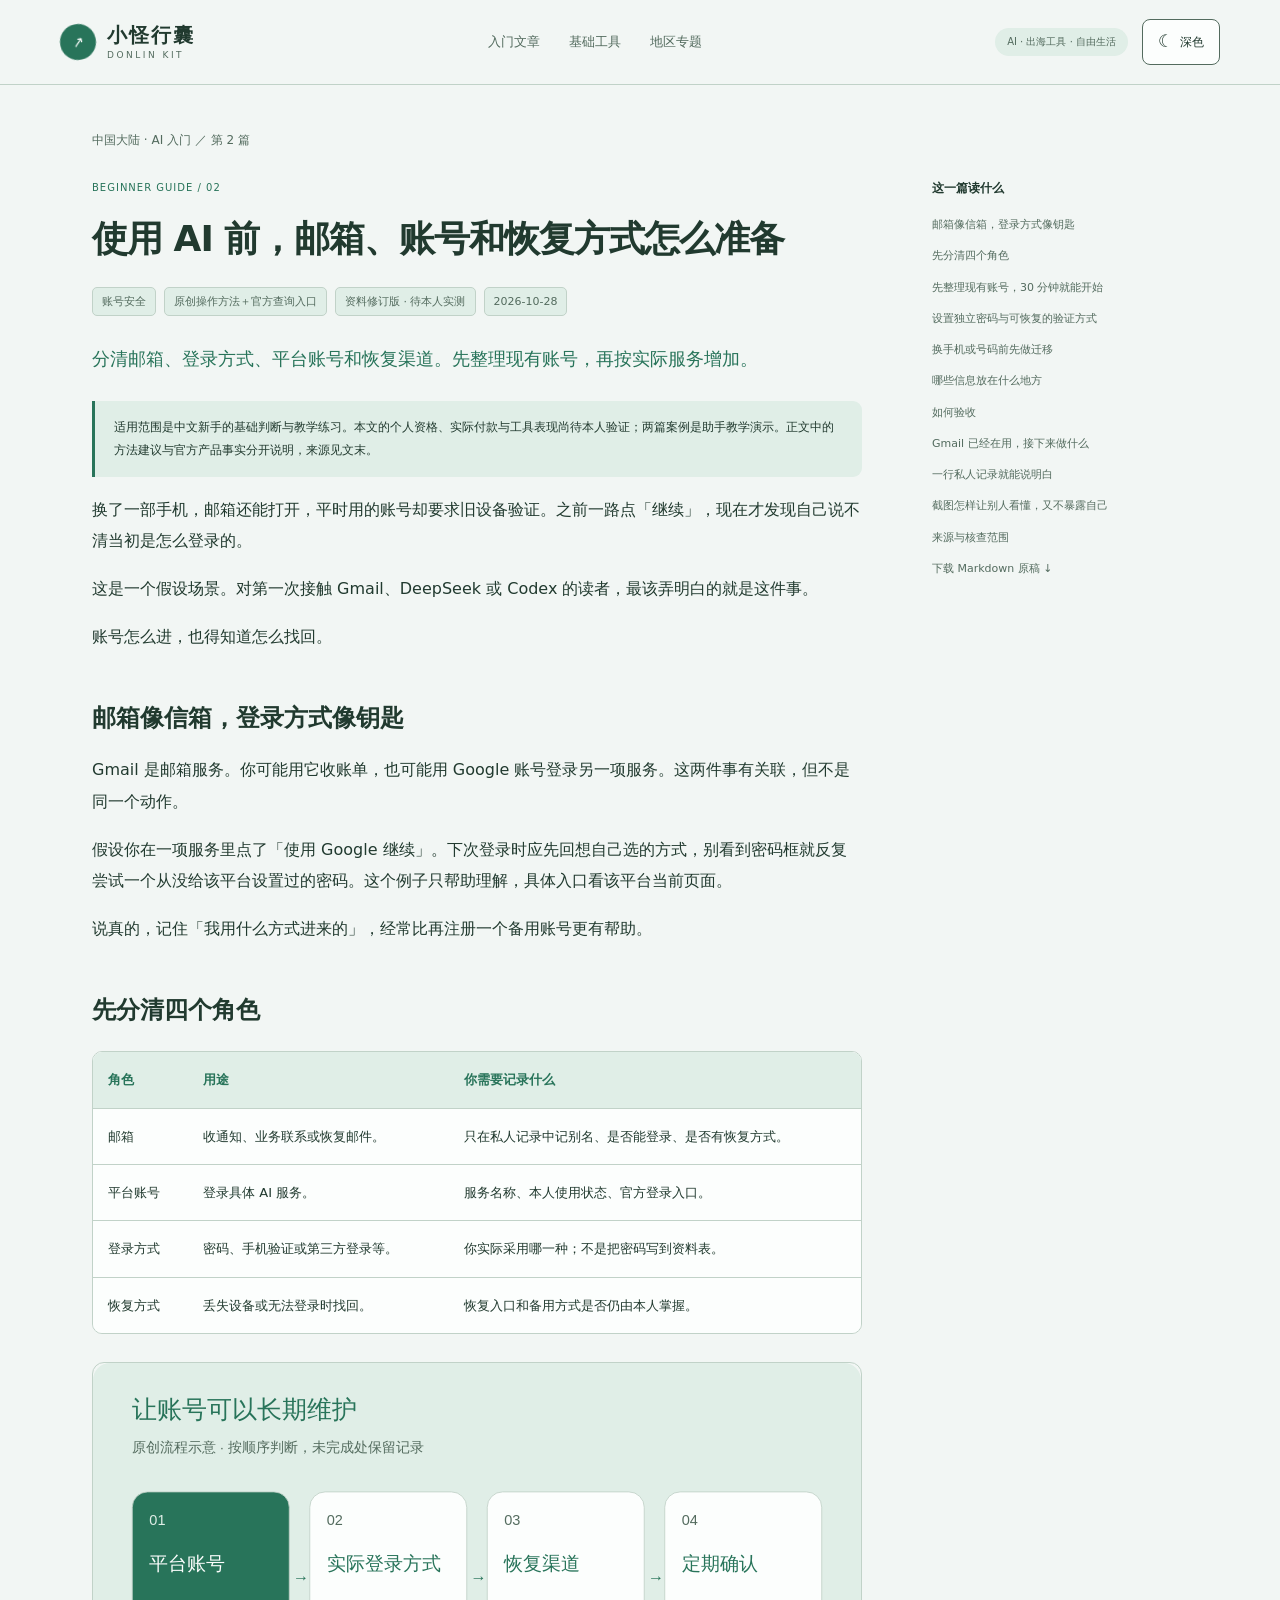
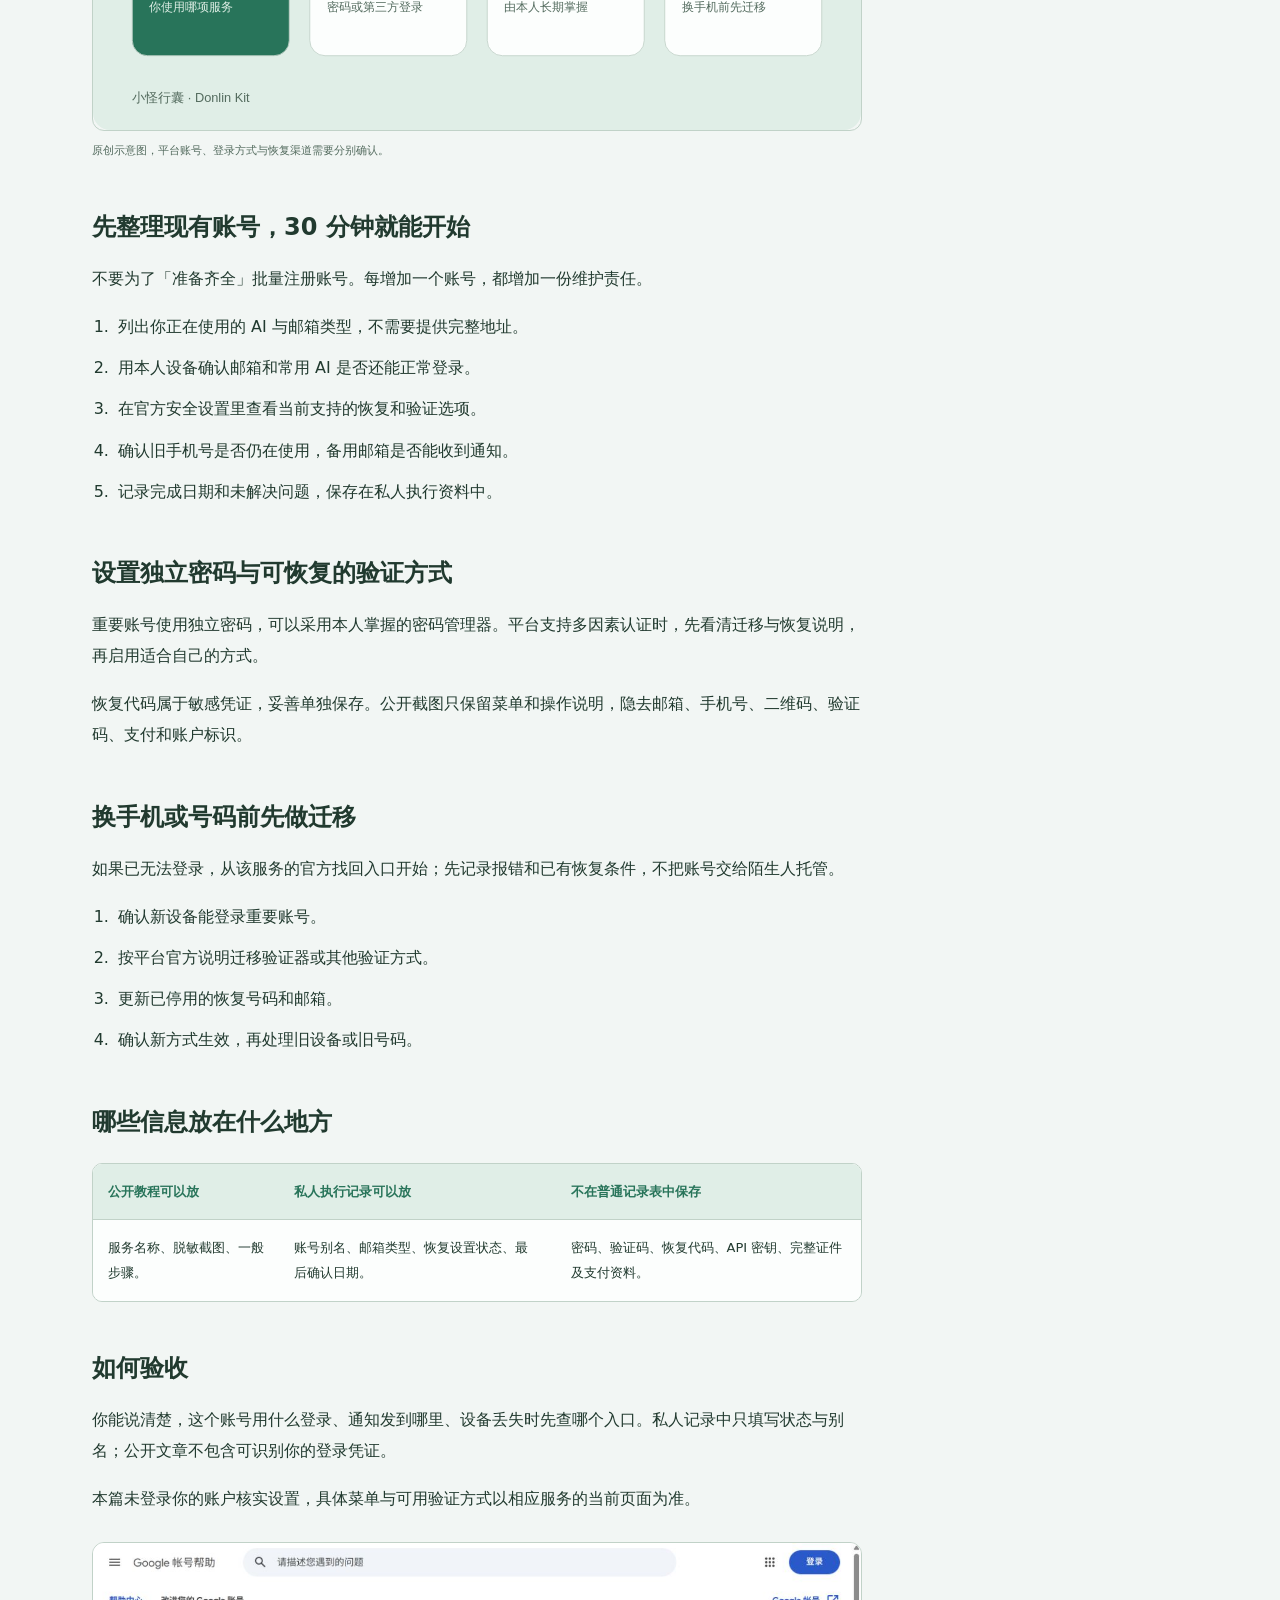
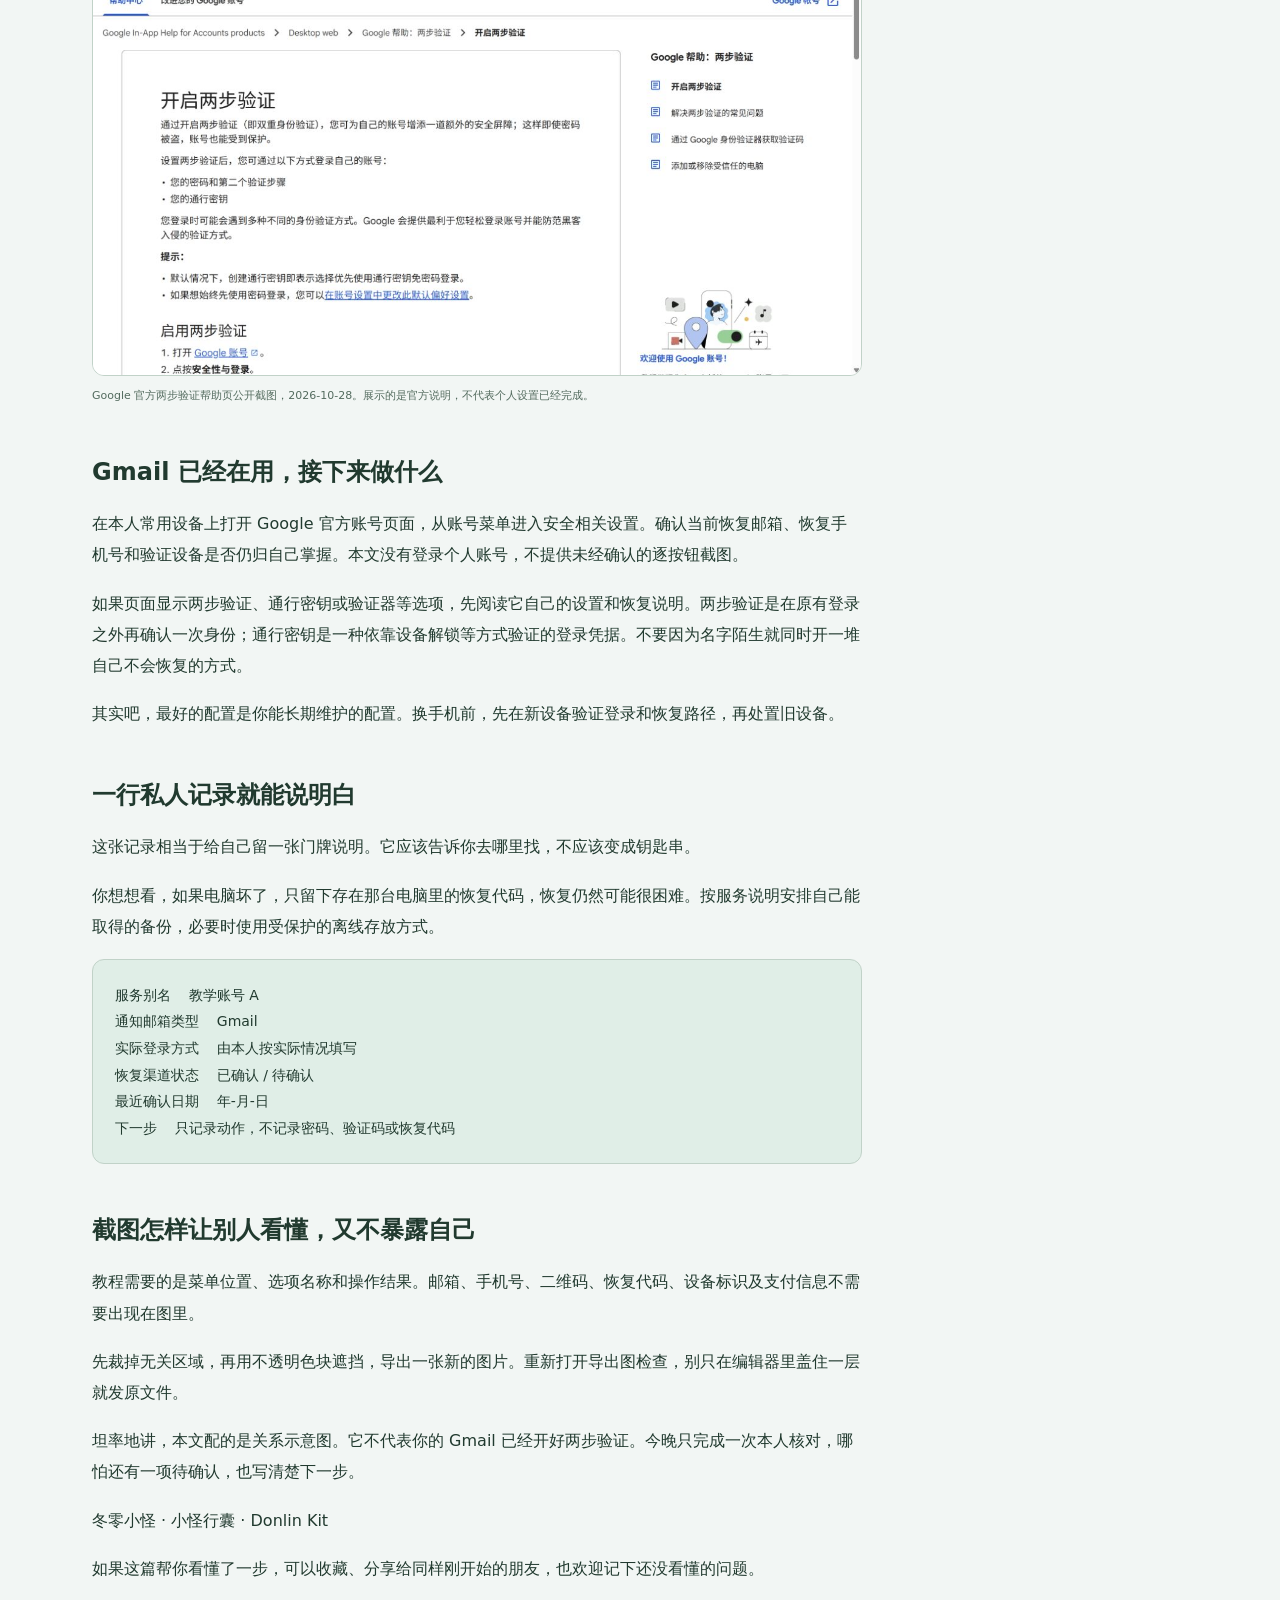
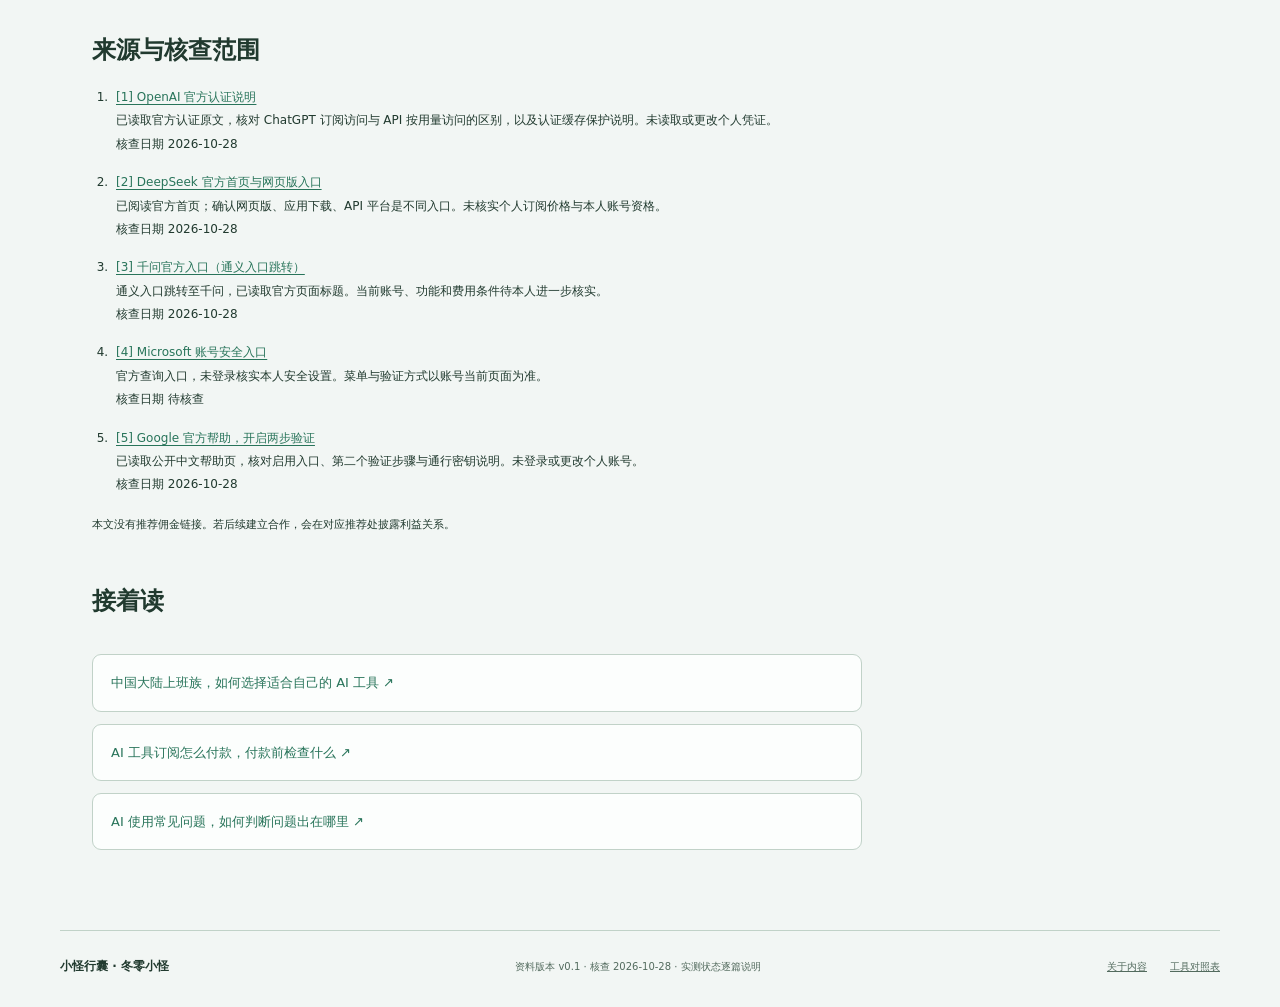
<file: site/articles/02-accounts.html>
<!doctype html><html lang="zh-CN"><head><meta charset="utf-8"><meta name="viewport" content="width=device-width, initial-scale=1"><meta name="color-scheme" content="light dark"><script>try{var t=localStorage.getItem('cloud-resident-theme');document.documentElement.dataset.theme=['light','dark'].includes(t)?t:(matchMedia('(prefers-color-scheme: dark)').matches?'dark':'light')}catch{document.documentElement.dataset.theme=matchMedia('(prefers-color-scheme: dark)').matches?'dark':'light'}</script><meta name="description" content="小怪行囊 Donlin Kit，冬零小怪的数字生活指南。面向中文新手，分享 AI、出海工具与自由生活实践，讲清账号、网络、订阅、收款和安全。"><title>使用 AI 前，邮箱、账号和恢复方式怎么准备 · 小怪行囊</title><link rel="stylesheet" href="../assets/style.css"></head><body><a class="skip" href="#main">跳到正文</a><header><div class="wrap nav"><a class="brand" href="../index.html"><span class="brand-mark">↗</span><span class="brand-name">小怪行囊<span class="brand-en">DONLIN KIT</span></span></a><nav class="nav-links" aria-label="主导航"><a href="../index.html#start">入门文章</a><a href="../index.html#tools">基础工具</a><a href="../index.html#regions">地区专题</a></nav><div class="nav-actions"><span class="nav-tag">AI · 出海工具 · 自由生活</span><button type="button" id="themeToggle" class="theme-toggle" aria-label="切换到深色模式" aria-pressed="false"><span class="theme-symbol" aria-hidden="true">☾</span><span class="theme-toggle-label">深色</span></button></div></div></header><main id="main" class="article-wrap"><div class="breadcrumbs"><a href="../index.html#start">中国大陆 · AI 入门</a> ／ 第 2 篇</div><div class="article-layout"><article class="article-content"><div class="mini-label">BEGINNER GUIDE / 02</div><h1>使用 AI 前，邮箱、账号和恢复方式怎么准备</h1><div class="article-meta"><span>账号安全</span><span>原创操作方法＋官方查询入口</span><span>资料修订版 · 待本人实测</span><span>2026-10-28</span></div><p class="article-lead">分清邮箱、登录方式、平台账号和恢复渠道。先整理现有账号，再按实际服务增加。</p><div class="evidence-note">适用范围是中文新手的基础判断与教学练习。本文的个人资格、实际付款与工具表现尚待本人验证；两篇案例是助手教学演示。正文中的方法建议与官方产品事实分开说明，来源见文末。</div><section><p>换了一部手机，邮箱还能打开，平时用的账号却要求旧设备验证。之前一路点「继续」，现在才发现自己说不清当初是怎么登录的。</p><p>这是一个假设场景。对第一次接触 Gmail、DeepSeek 或 Codex 的读者，最该弄明白的就是这件事。</p><p>账号怎么进，也得知道怎么找回。</p></section><section id="s1"><h2>邮箱像信箱，登录方式像钥匙</h2><p>Gmail 是邮箱服务。你可能用它收账单，也可能用 Google 账号登录另一项服务。这两件事有关联，但不是同一个动作。</p><p>假设你在一项服务里点了「使用 Google 继续」。下次登录时应先回想自己选的方式，别看到密码框就反复尝试一个从没给该平台设置过的密码。这个例子只帮助理解，具体入口看该平台当前页面。</p><p>说真的，记住「我用什么方式进来的」，经常比再注册一个备用账号更有帮助。</p></section><section id="s2"><h2>先分清四个角色</h2><div class="table-scroll" tabindex="0" role="region" aria-label="先分清四个角色"><table><thead><tr><th scope="col">角色</th><th scope="col">用途</th><th scope="col">你需要记录什么</th></tr></thead><tbody><tr><td>邮箱</td><td>收通知、业务联系或恢复邮件。</td><td>只在私人记录中记别名、是否能登录、是否有恢复方式。</td></tr><tr><td>平台账号</td><td>登录具体 AI 服务。</td><td>服务名称、本人使用状态、官方登录入口。</td></tr><tr><td>登录方式</td><td>密码、手机验证或第三方登录等。</td><td>你实际采用哪一种；不是把密码写到资料表。</td></tr><tr><td>恢复方式</td><td>丢失设备或无法登录时找回。</td><td>恢复入口和备用方式是否仍由本人掌握。</td></tr></tbody></table></div></section><section><figure><a href="../assets/accounts.svg" target="_blank" rel="noopener"><img loading="lazy" src="../assets/accounts.svg" alt="原创示意图，平台账号、登录方式与恢复渠道需要分别确认。"></a><figcaption>原创示意图，平台账号、登录方式与恢复渠道需要分别确认。</figcaption></figure></section><section id="s4"><h2>先整理现有账号，30 分钟就能开始</h2><p>不要为了「准备齐全」批量注册账号。每增加一个账号，都增加一份维护责任。</p><ol><li>列出你正在使用的 AI 与邮箱类型，不需要提供完整地址。</li><li>用本人设备确认邮箱和常用 AI 是否还能正常登录。</li><li>在官方安全设置里查看当前支持的恢复和验证选项。</li><li>确认旧手机号是否仍在使用，备用邮箱是否能收到通知。</li><li>记录完成日期和未解决问题，保存在私人执行资料中。</li></ol></section><section id="s5"><h2>设置独立密码与可恢复的验证方式</h2><p>重要账号使用独立密码，可以采用本人掌握的密码管理器。平台支持多因素认证时，先看清迁移与恢复说明，再启用适合自己的方式。</p><p>恢复代码属于敏感凭证，妥善单独保存。公开截图只保留菜单和操作说明，隐去邮箱、手机号、二维码、验证码、支付和账户标识。</p></section><section id="s6"><h2>换手机或号码前先做迁移</h2><p>如果已无法登录，从该服务的官方找回入口开始；先记录报错和已有恢复条件，不把账号交给陌生人托管。</p><ol><li>确认新设备能登录重要账号。</li><li>按平台官方说明迁移验证器或其他验证方式。</li><li>更新已停用的恢复号码和邮箱。</li><li>确认新方式生效，再处理旧设备或旧号码。</li></ol></section><section id="s7"><h2>哪些信息放在什么地方</h2><div class="table-scroll" tabindex="0" role="region" aria-label="哪些信息放在什么地方"><table><thead><tr><th scope="col">公开教程可以放</th><th scope="col">私人执行记录可以放</th><th scope="col">不在普通记录表中保存</th></tr></thead><tbody><tr><td>服务名称、脱敏截图、一般步骤。</td><td>账号别名、邮箱类型、恢复设置状态、最后确认日期。</td><td>密码、验证码、恢复代码、API 密钥、完整证件及支付资料。</td></tr></tbody></table></div></section><section id="s8"><h2>如何验收</h2><p>你能说清楚，这个账号用什么登录、通知发到哪里、设备丢失时先查哪个入口。私人记录中只填写状态与别名；公开文章不包含可识别你的登录凭证。</p><p>本篇未登录你的账户核实设置，具体菜单与可用验证方式以相应服务的当前页面为准。</p></section><section><figure><a href="../assets/google-2step-official.png" target="_blank" rel="noopener"><img loading="lazy" src="../assets/google-2step-official.png" alt="Google 官方两步验证帮助页公开截图，2026-10-28。展示的是官方说明，不代表个人设置已经完成。"></a><figcaption>Google 官方两步验证帮助页公开截图，2026-10-28。展示的是官方说明，不代表个人设置已经完成。</figcaption></figure></section><section id="s10"><h2>Gmail 已经在用，接下来做什么</h2><p>在本人常用设备上打开 Google 官方账号页面，从账号菜单进入安全相关设置。确认当前恢复邮箱、恢复手机号和验证设备是否仍归自己掌握。本文没有登录个人账号，不提供未经确认的逐按钮截图。</p><p>如果页面显示两步验证、通行密钥或验证器等选项，先阅读它自己的设置和恢复说明。两步验证是在原有登录之外再确认一次身份；通行密钥是一种依靠设备解锁等方式验证的登录凭据。不要因为名字陌生就同时开一堆自己不会恢复的方式。</p><p>其实吧，最好的配置是你能长期维护的配置。换手机前，先在新设备验证登录和恢复路径，再处置旧设备。</p></section><section id="s11"><h2>一行私人记录就能说明白</h2><p>这张记录相当于给自己留一张门牌说明。它应该告诉你去哪里找，不应该变成钥匙串。</p><p>你想想看，如果电脑坏了，只留下存在那台电脑里的恢复代码，恢复仍然可能很困难。按服务说明安排自己能取得的备份，必要时使用受保护的离线存放方式。</p><pre><code>服务别名    教学账号 A
通知邮箱类型    Gmail
实际登录方式    由本人按实际情况填写
恢复渠道状态    已确认 / 待确认
最近确认日期    年-月-日
下一步    只记录动作，不记录密码、验证码或恢复代码</code></pre></section><section id="s12"><h2>截图怎样让别人看懂，又不暴露自己</h2><p>教程需要的是菜单位置、选项名称和操作结果。邮箱、手机号、二维码、恢复代码、设备标识及支付信息不需要出现在图里。</p><p>先裁掉无关区域，再用不透明色块遮挡，导出一张新的图片。重新打开导出图检查，别只在编辑器里盖住一层就发原文件。</p><p>坦率地讲，本文配的是关系示意图。它不代表你的 Gmail 已经开好两步验证。今晚只完成一次本人核对，哪怕还有一项待确认，也写清楚下一步。</p></section><section><p>冬零小怪 · 小怪行囊 · Donlin Kit</p><p>如果这篇帮你看懂了一步，可以收藏、分享给同样刚开始的朋友，也欢迎记下还没看懂的问题。</p></section><section id="sources"><h2>来源与核查范围</h2><ol class="source-list"><li id="source-codex"><a href="https://learn.chatgpt.com/docs/auth" target="_blank" rel="noopener">[1] OpenAI 官方认证说明</a><br>已读取官方认证原文，核对 ChatGPT 订阅访问与 API 按用量访问的区别，以及认证缓存保护说明。未读取或更改个人凭证。<br>核查日期 2026-10-28</li><li id="source-deepseek"><a href="https://www.deepseek.com/" target="_blank" rel="noopener">[2] DeepSeek 官方首页与网页版入口</a><br>已阅读官方首页；确认网页版、应用下载、API 平台是不同入口。未核实个人订阅价格与本人账号资格。<br>核查日期 2026-10-28</li><li id="source-qianwen"><a href="https://www.qianwen.com/" target="_blank" rel="noopener">[3] 千问官方入口（通义入口跳转）</a><br>通义入口跳转至千问，已读取官方页面标题。当前账号、功能和费用条件待本人进一步核实。<br>核查日期 2026-10-28</li><li id="source-microsoft"><a href="https://account.microsoft.com/security" target="_blank" rel="noopener">[4] Microsoft 账号安全入口</a><br>官方查询入口，未登录核实本人安全设置。菜单与验证方式以账号当前页面为准。<br>核查日期 待核查</li><li id="source-google"><a href="https://support.google.com/accounts/answer/185839" target="_blank" rel="noopener">[5] Google 官方帮助，开启两步验证</a><br>已读取公开中文帮助页，核对启用入口、第二个验证步骤与通行密钥说明。未登录或更改个人账号。<br>核查日期 2026-10-28</li></ol><p class="public-state">本文没有推荐佣金链接。若后续建立合作，会在对应推荐处披露利益关系。</p></section><section id="next"><h2>接着读</h2><div class="related"><a href="01-choose-ai.html">中国大陆上班族，如何选择适合自己的 AI 工具 ↗</a><a href="03-payments.html">AI 工具订阅怎么付款，付款前检查什么 ↗</a><a href="06-troubleshooting.html">AI 使用常见问题，如何判断问题出在哪里 ↗</a></div></section></article><aside class="toc" aria-label="文章目录"><b>这一篇读什么</b><a href="#s1">邮箱像信箱，登录方式像钥匙</a><a href="#s2">先分清四个角色</a><a href="#s4">先整理现有账号，30 分钟就能开始</a><a href="#s5">设置独立密码与可恢复的验证方式</a><a href="#s6">换手机或号码前先做迁移</a><a href="#s7">哪些信息放在什么地方</a><a href="#s8">如何验收</a><a href="#s10">Gmail 已经在用，接下来做什么</a><a href="#s11">一行私人记录就能说明白</a><a href="#s12">截图怎样让别人看懂，又不暴露自己</a><a href="#sources">来源与核查范围</a><a href="../downloads/02-accounts_修正版.md" download>下载 Markdown 原稿 ↓</a></aside></div></main><footer class="wrap footer"><div class="footer-brand">小怪行囊 · 冬零小怪</div><small>资料版本 v0.1 · 核查 2026-10-28 · 实测状态逐篇说明</small><div class="footer-links"><a href="../index.html#about">关于内容</a><a href="../downloads/工具对照表.md" download>工具对照表</a></div></footer><script>(() => {
  const root=document.documentElement,button=document.getElementById('themeToggle');
  if(!button)return;
  const media=window.matchMedia('(prefers-color-scheme: dark)');
  let saved=null;
  try{saved=localStorage.getItem('cloud-resident-theme');}catch{}
  if(!['light','dark'].includes(saved))saved=null;
  function apply(theme){root.dataset.theme=theme;const dark=theme==='dark';button.setAttribute('aria-pressed',String(dark));button.setAttribute('aria-label',dark?'切换到浅色模式':'切换到深色模式');button.querySelector('.theme-symbol').textContent=dark?'☀':'☾';button.querySelector('.theme-toggle-label').textContent=dark?'浅色':'深色';}
  apply(saved||(media.matches?'dark':'light'));
  button.addEventListener('click',()=>{saved=root.dataset.theme==='dark'?'light':'dark';apply(saved);try{localStorage.setItem('cloud-resident-theme',saved);}catch{}});
  media.addEventListener('change',event=>{if(!saved)apply(event.matches?'dark':'light');});
  window.addEventListener('storage',event=>{if(event.key==='cloud-resident-theme'){saved=['light','dark'].includes(event.newValue)?event.newValue:null;apply(saved||(media.matches?'dark':'light'));}});
})();
</script></body></html>
</file>
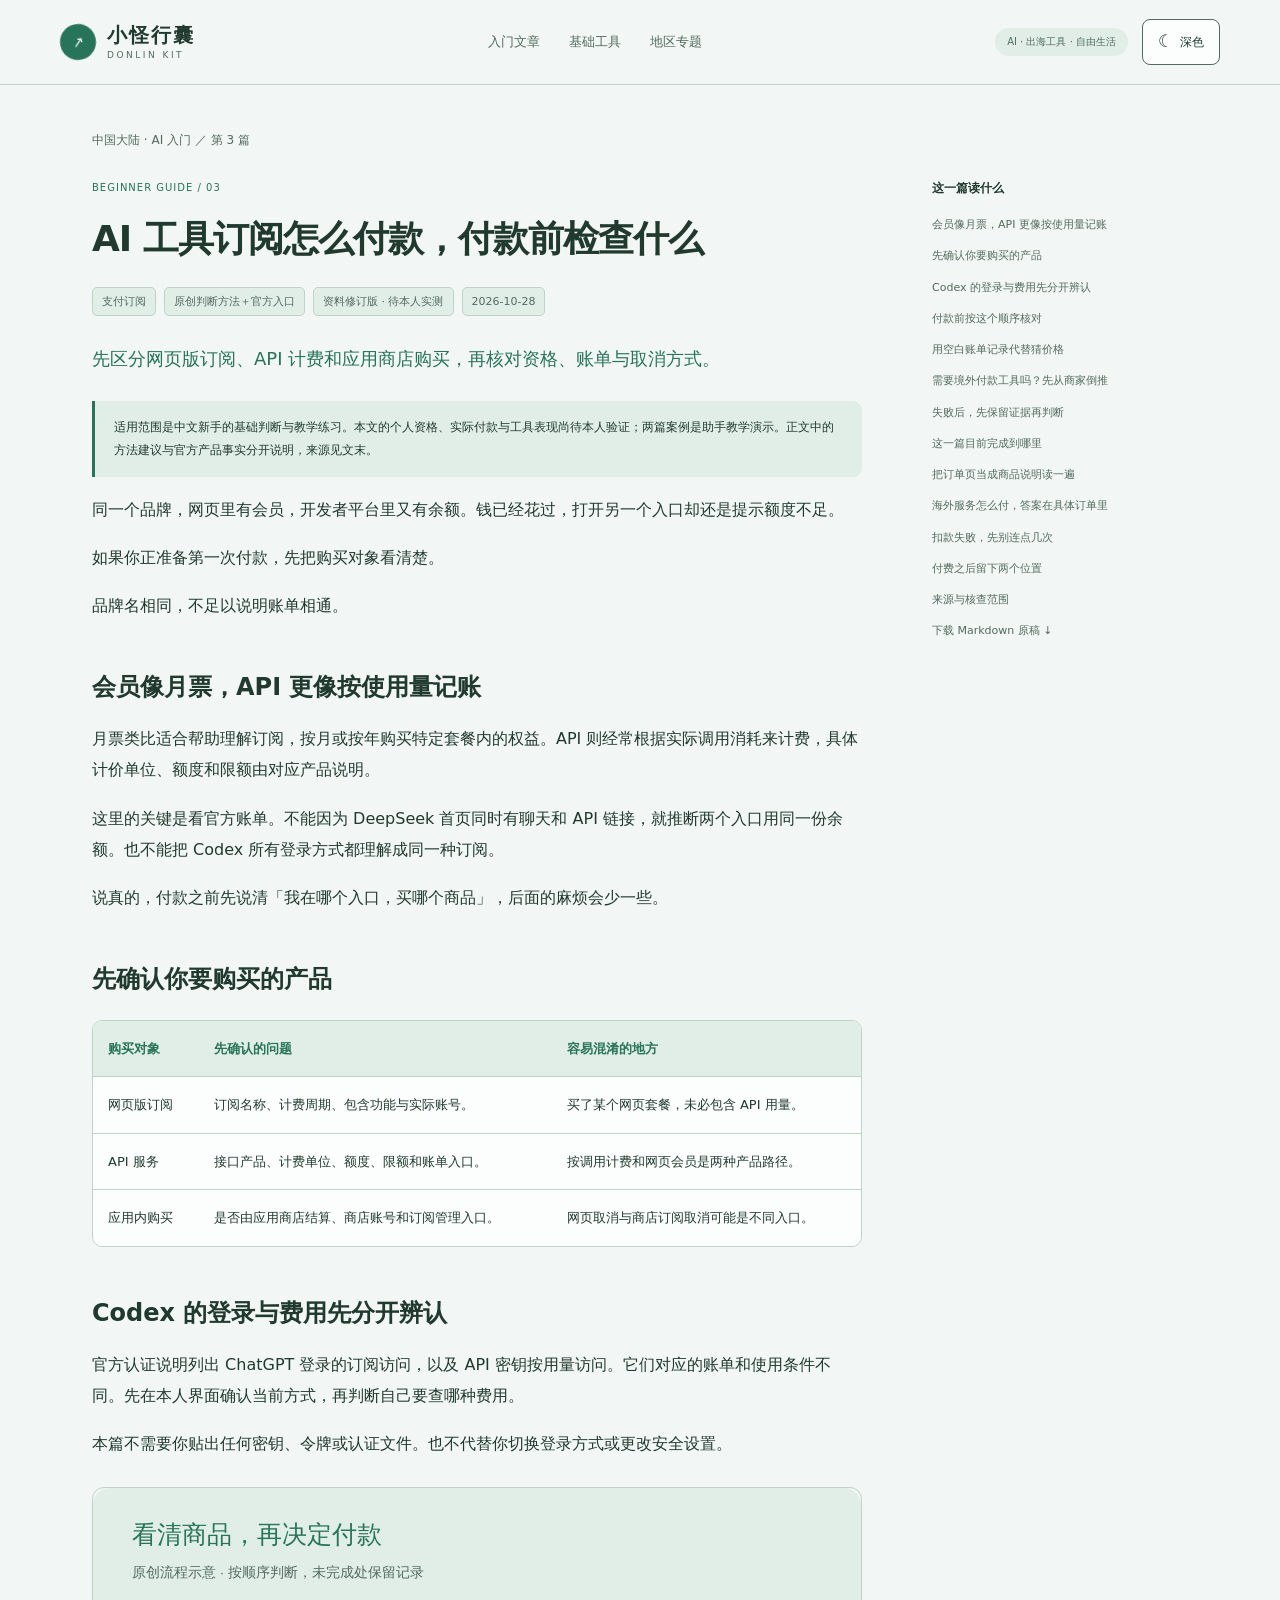
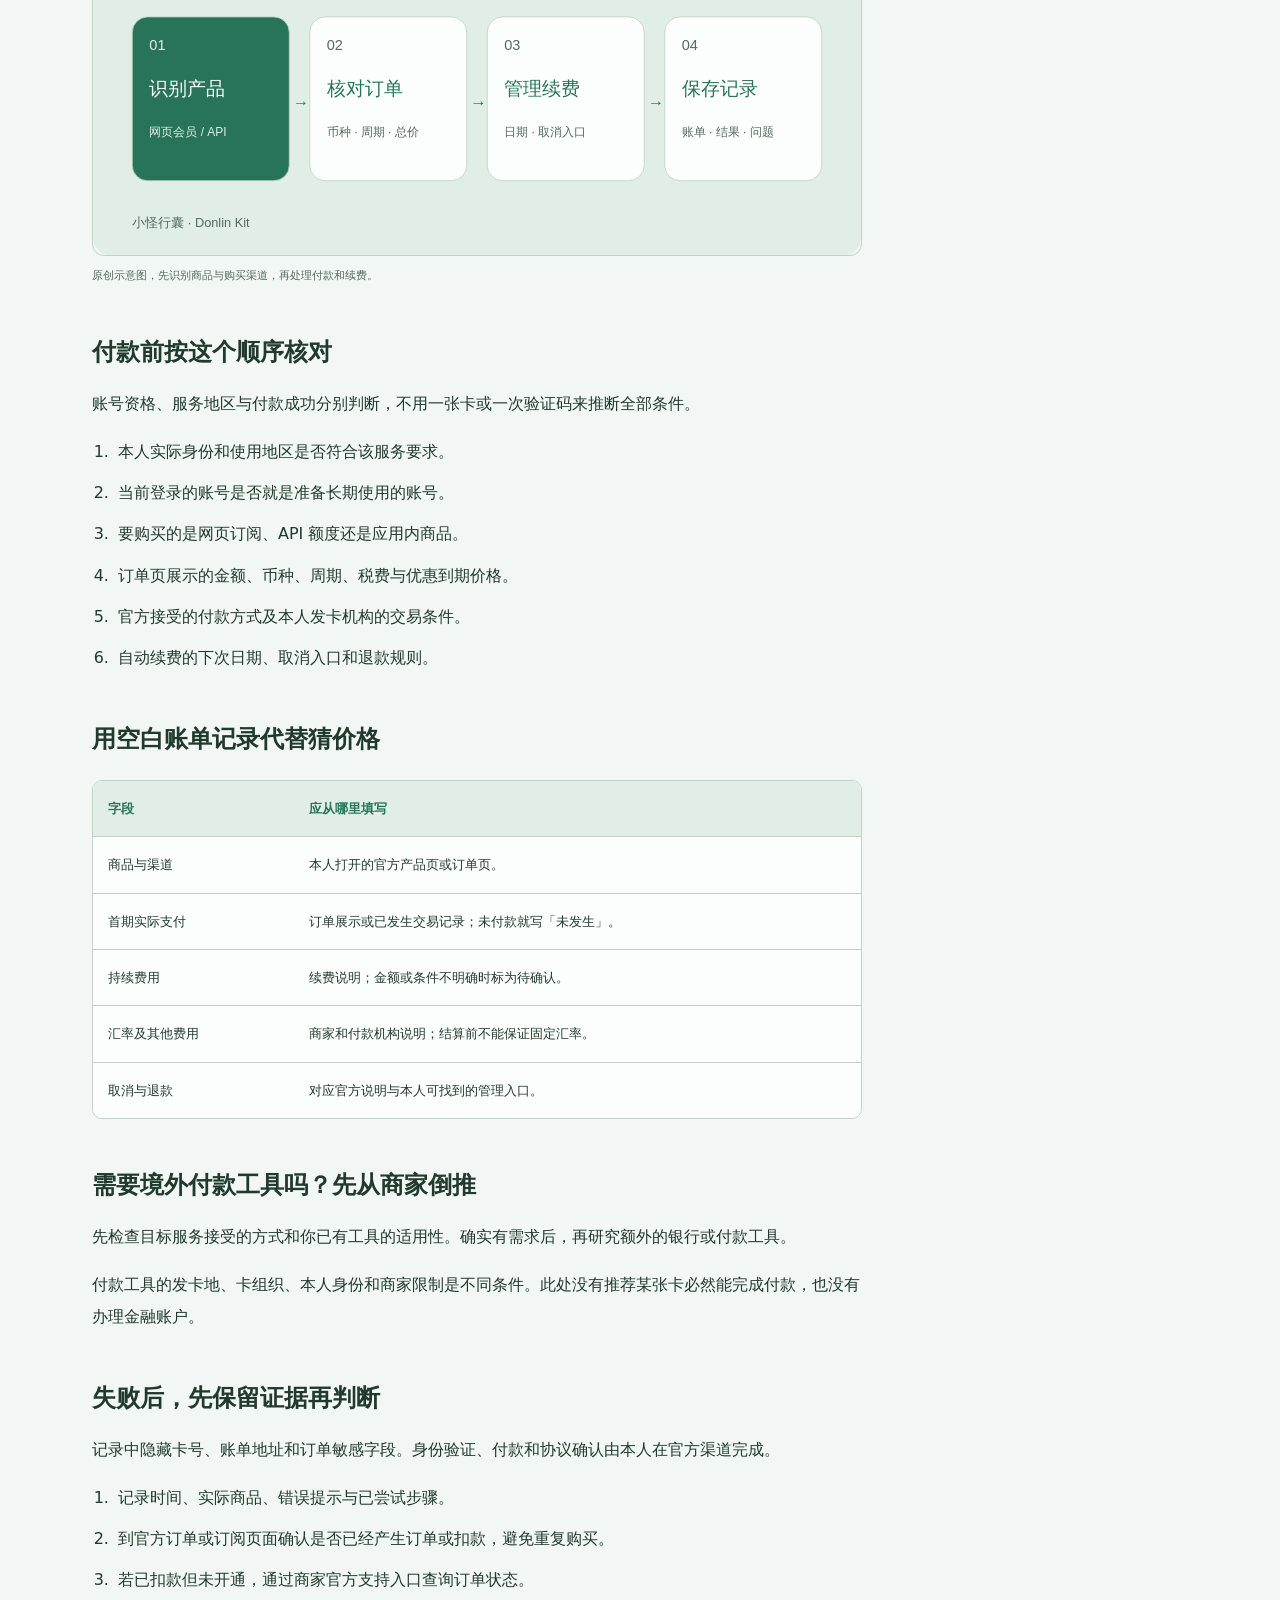
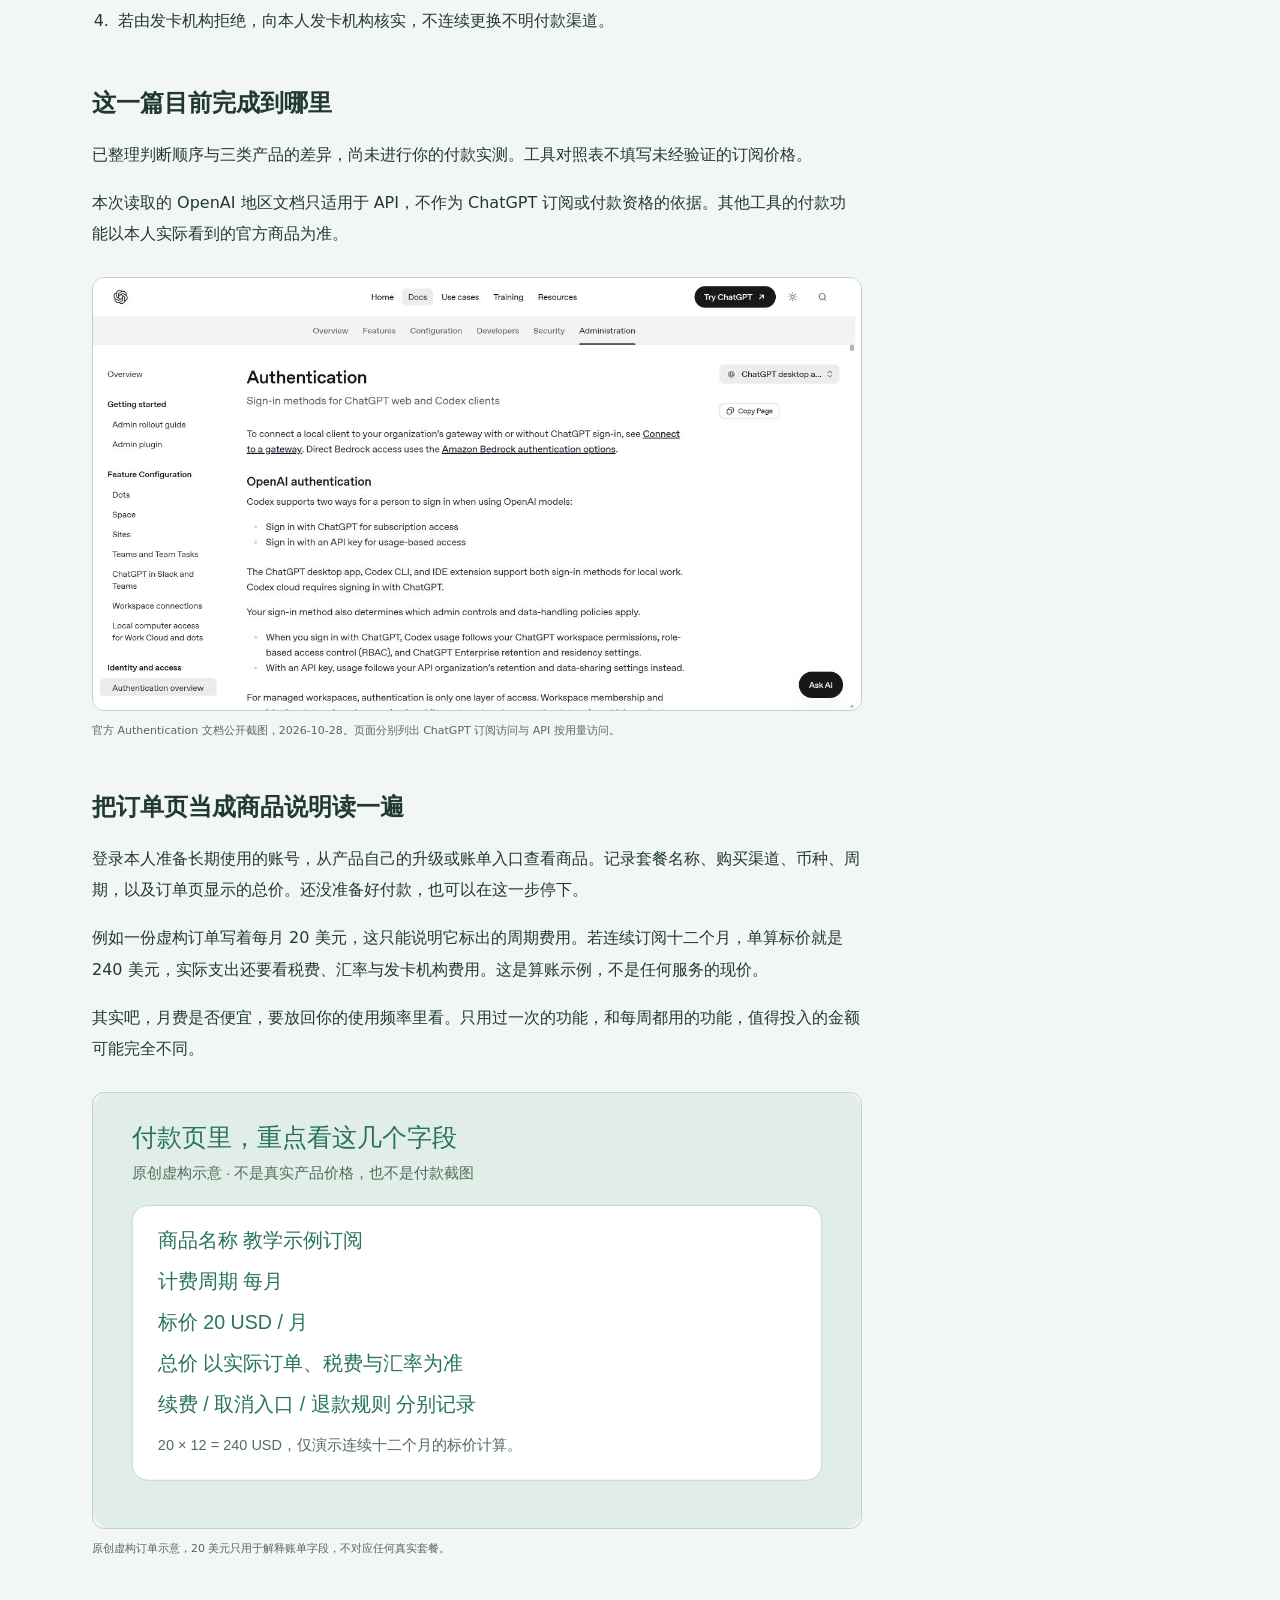
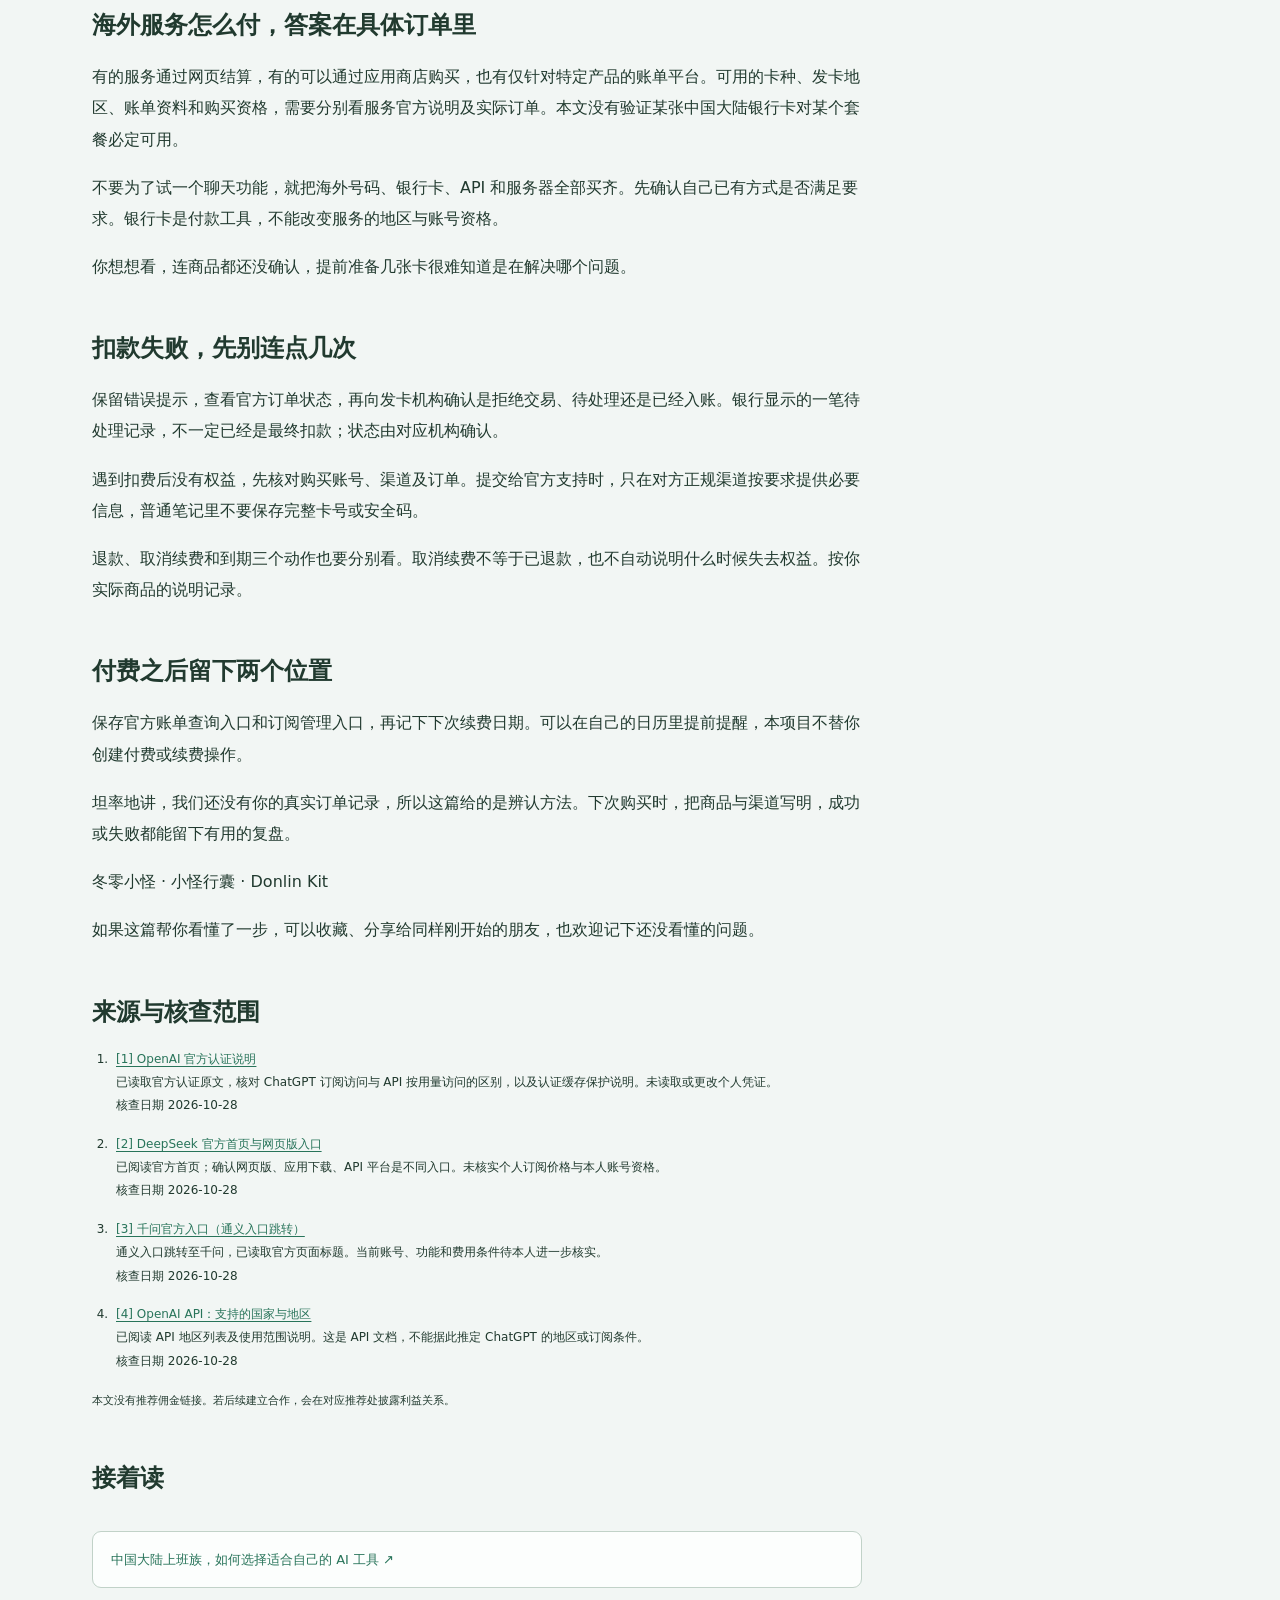
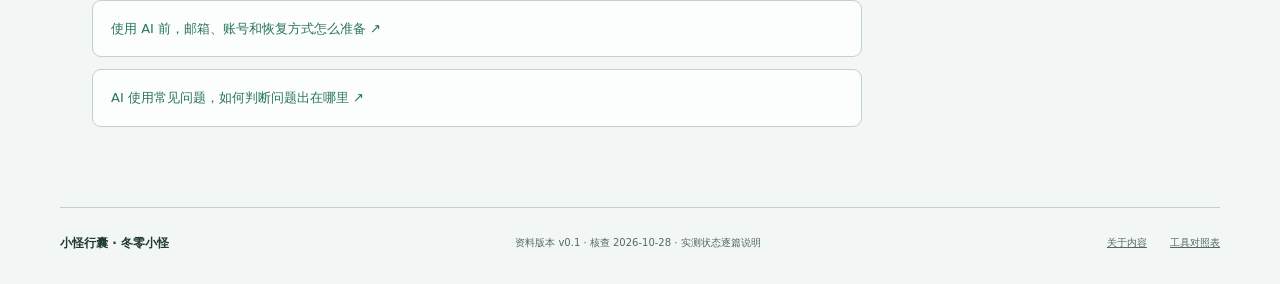
<file: site/articles/03-payments.html>
<!doctype html><html lang="zh-CN"><head><meta charset="utf-8"><meta name="viewport" content="width=device-width, initial-scale=1"><meta name="color-scheme" content="light dark"><script>try{var t=localStorage.getItem('cloud-resident-theme');document.documentElement.dataset.theme=['light','dark'].includes(t)?t:(matchMedia('(prefers-color-scheme: dark)').matches?'dark':'light')}catch{document.documentElement.dataset.theme=matchMedia('(prefers-color-scheme: dark)').matches?'dark':'light'}</script><meta name="description" content="小怪行囊 Donlin Kit，冬零小怪的数字生活指南。面向中文新手，分享 AI、出海工具与自由生活实践，讲清账号、网络、订阅、收款和安全。"><title>AI 工具订阅怎么付款，付款前检查什么 · 小怪行囊</title><link rel="stylesheet" href="../assets/style.css"></head><body><a class="skip" href="#main">跳到正文</a><header><div class="wrap nav"><a class="brand" href="../index.html"><span class="brand-mark">↗</span><span class="brand-name">小怪行囊<span class="brand-en">DONLIN KIT</span></span></a><nav class="nav-links" aria-label="主导航"><a href="../index.html#start">入门文章</a><a href="../index.html#tools">基础工具</a><a href="../index.html#regions">地区专题</a></nav><div class="nav-actions"><span class="nav-tag">AI · 出海工具 · 自由生活</span><button type="button" id="themeToggle" class="theme-toggle" aria-label="切换到深色模式" aria-pressed="false"><span class="theme-symbol" aria-hidden="true">☾</span><span class="theme-toggle-label">深色</span></button></div></div></header><main id="main" class="article-wrap"><div class="breadcrumbs"><a href="../index.html#start">中国大陆 · AI 入门</a> ／ 第 3 篇</div><div class="article-layout"><article class="article-content"><div class="mini-label">BEGINNER GUIDE / 03</div><h1>AI 工具订阅怎么付款，付款前检查什么</h1><div class="article-meta"><span>支付订阅</span><span>原创判断方法＋官方入口</span><span>资料修订版 · 待本人实测</span><span>2026-10-28</span></div><p class="article-lead">先区分网页版订阅、API 计费和应用商店购买，再核对资格、账单与取消方式。</p><div class="evidence-note">适用范围是中文新手的基础判断与教学练习。本文的个人资格、实际付款与工具表现尚待本人验证；两篇案例是助手教学演示。正文中的方法建议与官方产品事实分开说明，来源见文末。</div><section><p>同一个品牌，网页里有会员，开发者平台里又有余额。钱已经花过，打开另一个入口却还是提示额度不足。</p><p>如果你正准备第一次付款，先把购买对象看清楚。</p><p>品牌名相同，不足以说明账单相通。</p></section><section id="s1"><h2>会员像月票，API 更像按使用量记账</h2><p>月票类比适合帮助理解订阅，按月或按年购买特定套餐内的权益。API 则经常根据实际调用消耗来计费，具体计价单位、额度和限额由对应产品说明。</p><p>这里的关键是看官方账单。不能因为 DeepSeek 首页同时有聊天和 API 链接，就推断两个入口用同一份余额。也不能把 Codex 所有登录方式都理解成同一种订阅。</p><p>说真的，付款之前先说清「我在哪个入口，买哪个商品」，后面的麻烦会少一些。</p></section><section id="s2"><h2>先确认你要购买的产品</h2><div class="table-scroll" tabindex="0" role="region" aria-label="先确认你要购买的产品"><table><thead><tr><th scope="col">购买对象</th><th scope="col">先确认的问题</th><th scope="col">容易混淆的地方</th></tr></thead><tbody><tr><td>网页版订阅</td><td>订阅名称、计费周期、包含功能与实际账号。</td><td>买了某个网页套餐，未必包含 API 用量。</td></tr><tr><td>API 服务</td><td>接口产品、计费单位、额度、限额和账单入口。</td><td>按调用计费和网页会员是两种产品路径。</td></tr><tr><td>应用内购买</td><td>是否由应用商店结算、商店账号和订阅管理入口。</td><td>网页取消与商店订阅取消可能是不同入口。</td></tr></tbody></table></div></section><section id="s3"><h2>Codex 的登录与费用先分开辨认</h2><p>官方认证说明列出 ChatGPT 登录的订阅访问，以及 API 密钥按用量访问。它们对应的账单和使用条件不同。先在本人界面确认当前方式，再判断自己要查哪种费用。</p><p>本篇不需要你贴出任何密钥、令牌或认证文件。也不代替你切换登录方式或更改安全设置。</p></section><section><figure><a href="../assets/payment.svg" target="_blank" rel="noopener"><img loading="lazy" src="../assets/payment.svg" alt="原创示意图，先识别商品与购买渠道，再处理付款和续费。"></a><figcaption>原创示意图，先识别商品与购买渠道，再处理付款和续费。</figcaption></figure></section><section id="s5"><h2>付款前按这个顺序核对</h2><p>账号资格、服务地区与付款成功分别判断，不用一张卡或一次验证码来推断全部条件。</p><ol><li>本人实际身份和使用地区是否符合该服务要求。</li><li>当前登录的账号是否就是准备长期使用的账号。</li><li>要购买的是网页订阅、API 额度还是应用内商品。</li><li>订单页展示的金额、币种、周期、税费与优惠到期价格。</li><li>官方接受的付款方式及本人发卡机构的交易条件。</li><li>自动续费的下次日期、取消入口和退款规则。</li></ol></section><section id="s6"><h2>用空白账单记录代替猜价格</h2><div class="table-scroll" tabindex="0" role="region" aria-label="用空白账单记录代替猜价格"><table><thead><tr><th scope="col">字段</th><th scope="col">应从哪里填写</th></tr></thead><tbody><tr><td>商品与渠道</td><td>本人打开的官方产品页或订单页。</td></tr><tr><td>首期实际支付</td><td>订单展示或已发生交易记录；未付款就写「未发生」。</td></tr><tr><td>持续费用</td><td>续费说明；金额或条件不明确时标为待确认。</td></tr><tr><td>汇率及其他费用</td><td>商家和付款机构说明；结算前不能保证固定汇率。</td></tr><tr><td>取消与退款</td><td>对应官方说明与本人可找到的管理入口。</td></tr></tbody></table></div></section><section id="s7"><h2>需要境外付款工具吗？先从商家倒推</h2><p>先检查目标服务接受的方式和你已有工具的适用性。确实有需求后，再研究额外的银行或付款工具。</p><p>付款工具的发卡地、卡组织、本人身份和商家限制是不同条件。此处没有推荐某张卡必然能完成付款，也没有办理金融账户。</p></section><section id="s8"><h2>失败后，先保留证据再判断</h2><p>记录中隐藏卡号、账单地址和订单敏感字段。身份验证、付款和协议确认由本人在官方渠道完成。</p><ol><li>记录时间、实际商品、错误提示与已尝试步骤。</li><li>到官方订单或订阅页面确认是否已经产生订单或扣款，避免重复购买。</li><li>若已扣款但未开通，通过商家官方支持入口查询订单状态。</li><li>若由发卡机构拒绝，向本人发卡机构核实，不连续更换不明付款渠道。</li></ol></section><section id="s9"><h2>这一篇目前完成到哪里</h2><p>已整理判断顺序与三类产品的差异，尚未进行你的付款实测。工具对照表不填写未经验证的订阅价格。</p><p>本次读取的 OpenAI 地区文档只适用于 API，不作为 ChatGPT 订阅或付款资格的依据。其他工具的付款功能以本人实际看到的官方商品为准。</p></section><section><figure><a href="../assets/codex-auth-official.png" target="_blank" rel="noopener"><img loading="lazy" src="../assets/codex-auth-official.png" alt="官方 Authentication 文档公开截图，2026-10-28。页面分别列出 ChatGPT 订阅访问与 API 按用量访问。"></a><figcaption>官方 Authentication 文档公开截图，2026-10-28。页面分别列出 ChatGPT 订阅访问与 API 按用量访问。</figcaption></figure></section><section id="s11"><h2>把订单页当成商品说明读一遍</h2><p>登录本人准备长期使用的账号，从产品自己的升级或账单入口查看商品。记录套餐名称、购买渠道、币种、周期，以及订单页显示的总价。还没准备好付款，也可以在这一步停下。</p><p>例如一份虚构订单写着每月 20 美元，这只能说明它标出的周期费用。若连续订阅十二个月，单算标价就是 240 美元，实际支出还要看税费、汇率与发卡机构费用。这是算账示例，不是任何服务的现价。</p><p>其实吧，月费是否便宜，要放回你的使用频率里看。只用过一次的功能，和每周都用的功能，值得投入的金额可能完全不同。</p><figure><a href="../assets/invoice.svg" target="_blank" rel="noopener"><img loading="lazy" src="../assets/invoice.svg" alt="原创虚构订单示意，20 美元只用于解释账单字段，不对应任何真实套餐。"></a><figcaption>原创虚构订单示意，20 美元只用于解释账单字段，不对应任何真实套餐。</figcaption></figure></section><section id="s12"><h2>海外服务怎么付，答案在具体订单里</h2><p>有的服务通过网页结算，有的可以通过应用商店购买，也有仅针对特定产品的账单平台。可用的卡种、发卡地区、账单资料和购买资格，需要分别看服务官方说明及实际订单。本文没有验证某张中国大陆银行卡对某个套餐必定可用。</p><p>不要为了试一个聊天功能，就把海外号码、银行卡、API 和服务器全部买齐。先确认自己已有方式是否满足要求。银行卡是付款工具，不能改变服务的地区与账号资格。</p><p>你想想看，连商品都还没确认，提前准备几张卡很难知道是在解决哪个问题。</p></section><section id="s13"><h2>扣款失败，先别连点几次</h2><p>保留错误提示，查看官方订单状态，再向发卡机构确认是拒绝交易、待处理还是已经入账。银行显示的一笔待处理记录，不一定已经是最终扣款；状态由对应机构确认。</p><p>遇到扣费后没有权益，先核对购买账号、渠道及订单。提交给官方支持时，只在对方正规渠道按要求提供必要信息，普通笔记里不要保存完整卡号或安全码。</p><p>退款、取消续费和到期三个动作也要分别看。取消续费不等于已退款，也不自动说明什么时候失去权益。按你实际商品的说明记录。</p></section><section id="s14"><h2>付费之后留下两个位置</h2><p>保存官方账单查询入口和订阅管理入口，再记下下次续费日期。可以在自己的日历里提前提醒，本项目不替你创建付费或续费操作。</p><p>坦率地讲，我们还没有你的真实订单记录，所以这篇给的是辨认方法。下次购买时，把商品与渠道写明，成功或失败都能留下有用的复盘。</p></section><section><p>冬零小怪 · 小怪行囊 · Donlin Kit</p><p>如果这篇帮你看懂了一步，可以收藏、分享给同样刚开始的朋友，也欢迎记下还没看懂的问题。</p></section><section id="sources"><h2>来源与核查范围</h2><ol class="source-list"><li id="source-codex"><a href="https://learn.chatgpt.com/docs/auth" target="_blank" rel="noopener">[1] OpenAI 官方认证说明</a><br>已读取官方认证原文，核对 ChatGPT 订阅访问与 API 按用量访问的区别，以及认证缓存保护说明。未读取或更改个人凭证。<br>核查日期 2026-10-28</li><li id="source-deepseek"><a href="https://www.deepseek.com/" target="_blank" rel="noopener">[2] DeepSeek 官方首页与网页版入口</a><br>已阅读官方首页；确认网页版、应用下载、API 平台是不同入口。未核实个人订阅价格与本人账号资格。<br>核查日期 2026-10-28</li><li id="source-qianwen"><a href="https://www.qianwen.com/" target="_blank" rel="noopener">[3] 千问官方入口（通义入口跳转）</a><br>通义入口跳转至千问，已读取官方页面标题。当前账号、功能和费用条件待本人进一步核实。<br>核查日期 2026-10-28</li><li id="source-openai"><a href="https://developers.openai.com/api/docs/supported-countries" target="_blank" rel="noopener">[4] OpenAI API：支持的国家与地区</a><br>已阅读 API 地区列表及使用范围说明。这是 API 文档，不能据此推定 ChatGPT 的地区或订阅条件。<br>核查日期 2026-10-28</li></ol><p class="public-state">本文没有推荐佣金链接。若后续建立合作，会在对应推荐处披露利益关系。</p></section><section id="next"><h2>接着读</h2><div class="related"><a href="01-choose-ai.html">中国大陆上班族，如何选择适合自己的 AI 工具 ↗</a><a href="02-accounts.html">使用 AI 前，邮箱、账号和恢复方式怎么准备 ↗</a><a href="06-troubleshooting.html">AI 使用常见问题，如何判断问题出在哪里 ↗</a></div></section></article><aside class="toc" aria-label="文章目录"><b>这一篇读什么</b><a href="#s1">会员像月票，API 更像按使用量记账</a><a href="#s2">先确认你要购买的产品</a><a href="#s3">Codex 的登录与费用先分开辨认</a><a href="#s5">付款前按这个顺序核对</a><a href="#s6">用空白账单记录代替猜价格</a><a href="#s7">需要境外付款工具吗？先从商家倒推</a><a href="#s8">失败后，先保留证据再判断</a><a href="#s9">这一篇目前完成到哪里</a><a href="#s11">把订单页当成商品说明读一遍</a><a href="#s12">海外服务怎么付，答案在具体订单里</a><a href="#s13">扣款失败，先别连点几次</a><a href="#s14">付费之后留下两个位置</a><a href="#sources">来源与核查范围</a><a href="../downloads/03-payments_修正版.md" download>下载 Markdown 原稿 ↓</a></aside></div></main><footer class="wrap footer"><div class="footer-brand">小怪行囊 · 冬零小怪</div><small>资料版本 v0.1 · 核查 2026-10-28 · 实测状态逐篇说明</small><div class="footer-links"><a href="../index.html#about">关于内容</a><a href="../downloads/工具对照表.md" download>工具对照表</a></div></footer><script>(() => {
  const root=document.documentElement,button=document.getElementById('themeToggle');
  if(!button)return;
  const media=window.matchMedia('(prefers-color-scheme: dark)');
  let saved=null;
  try{saved=localStorage.getItem('cloud-resident-theme');}catch{}
  if(!['light','dark'].includes(saved))saved=null;
  function apply(theme){root.dataset.theme=theme;const dark=theme==='dark';button.setAttribute('aria-pressed',String(dark));button.setAttribute('aria-label',dark?'切换到浅色模式':'切换到深色模式');button.querySelector('.theme-symbol').textContent=dark?'☀':'☾';button.querySelector('.theme-toggle-label').textContent=dark?'浅色':'深色';}
  apply(saved||(media.matches?'dark':'light'));
  button.addEventListener('click',()=>{saved=root.dataset.theme==='dark'?'light':'dark';apply(saved);try{localStorage.setItem('cloud-resident-theme',saved);}catch{}});
  media.addEventListener('change',event=>{if(!saved)apply(event.matches?'dark':'light');});
  window.addEventListener('storage',event=>{if(event.key==='cloud-resident-theme'){saved=['light','dark'].includes(event.newValue)?event.newValue:null;apply(saved||(media.matches?'dark':'light'));}});
})();
</script></body></html>
</file>
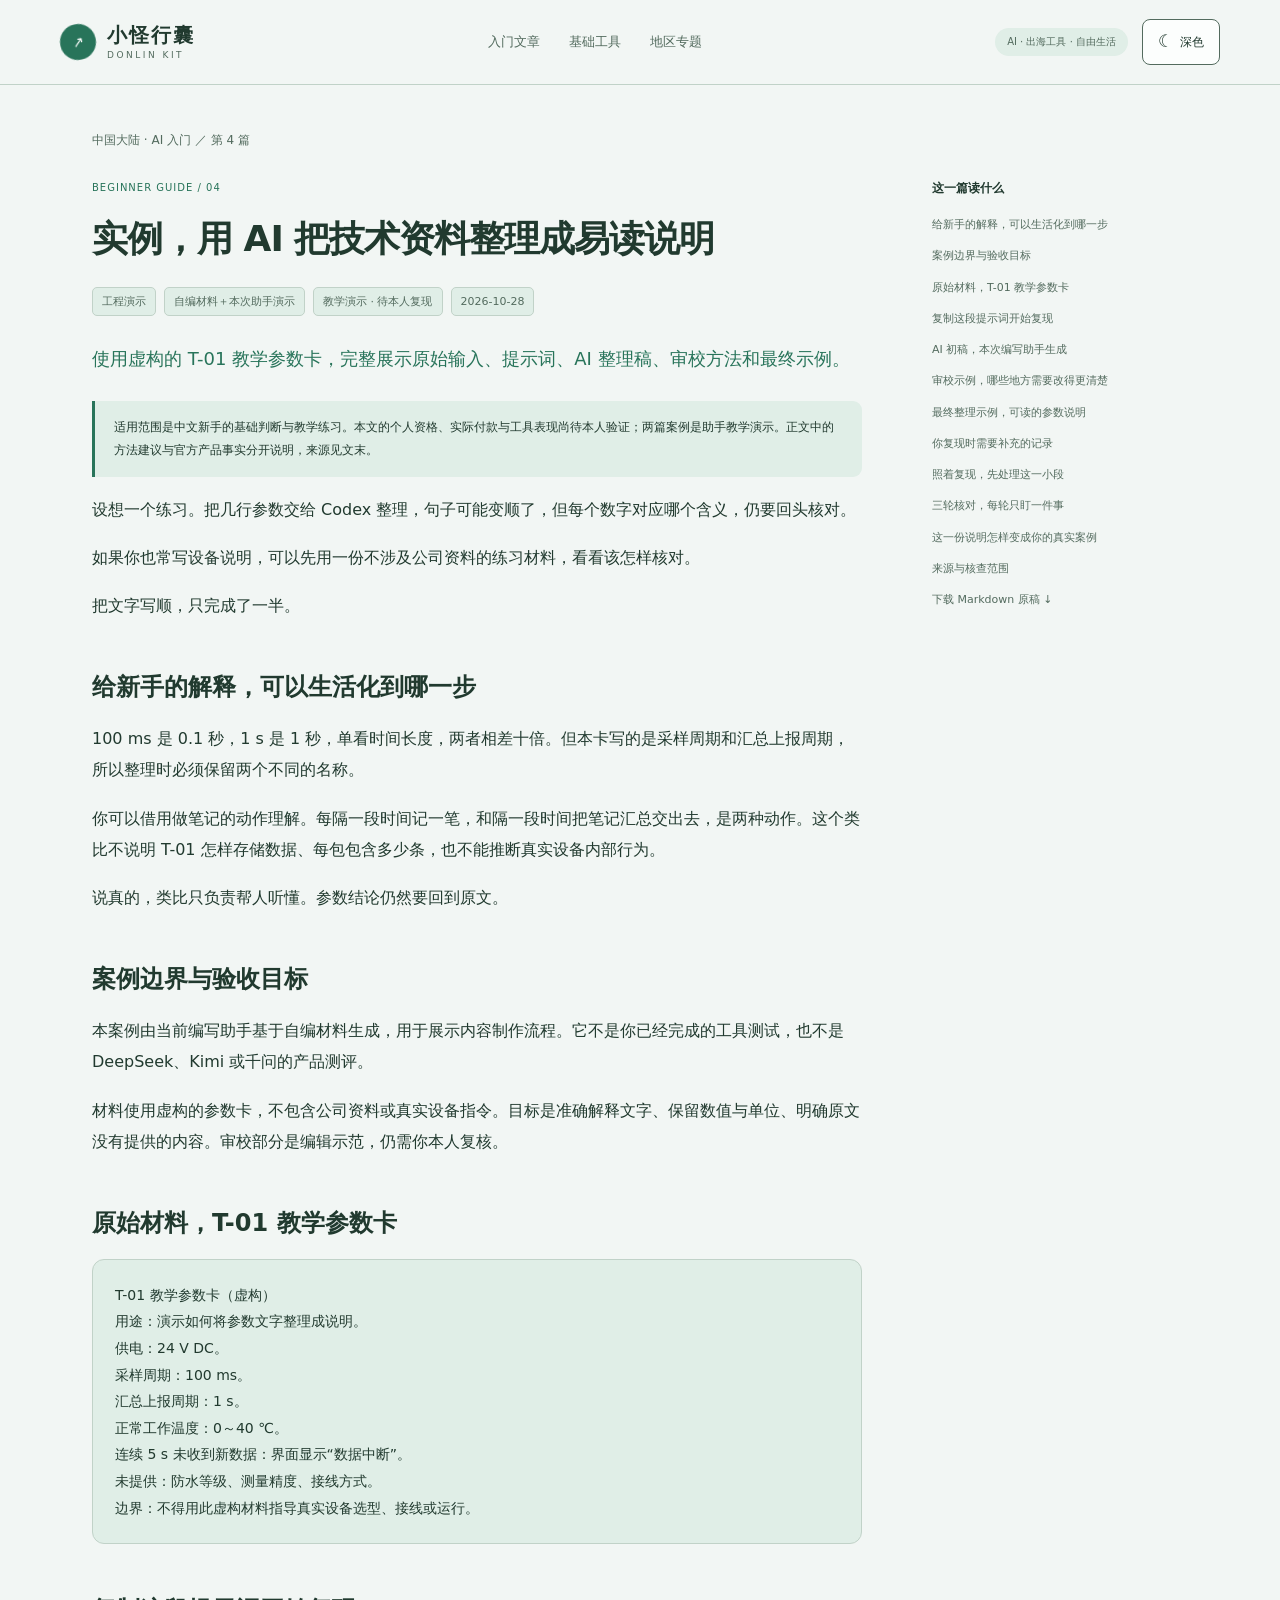
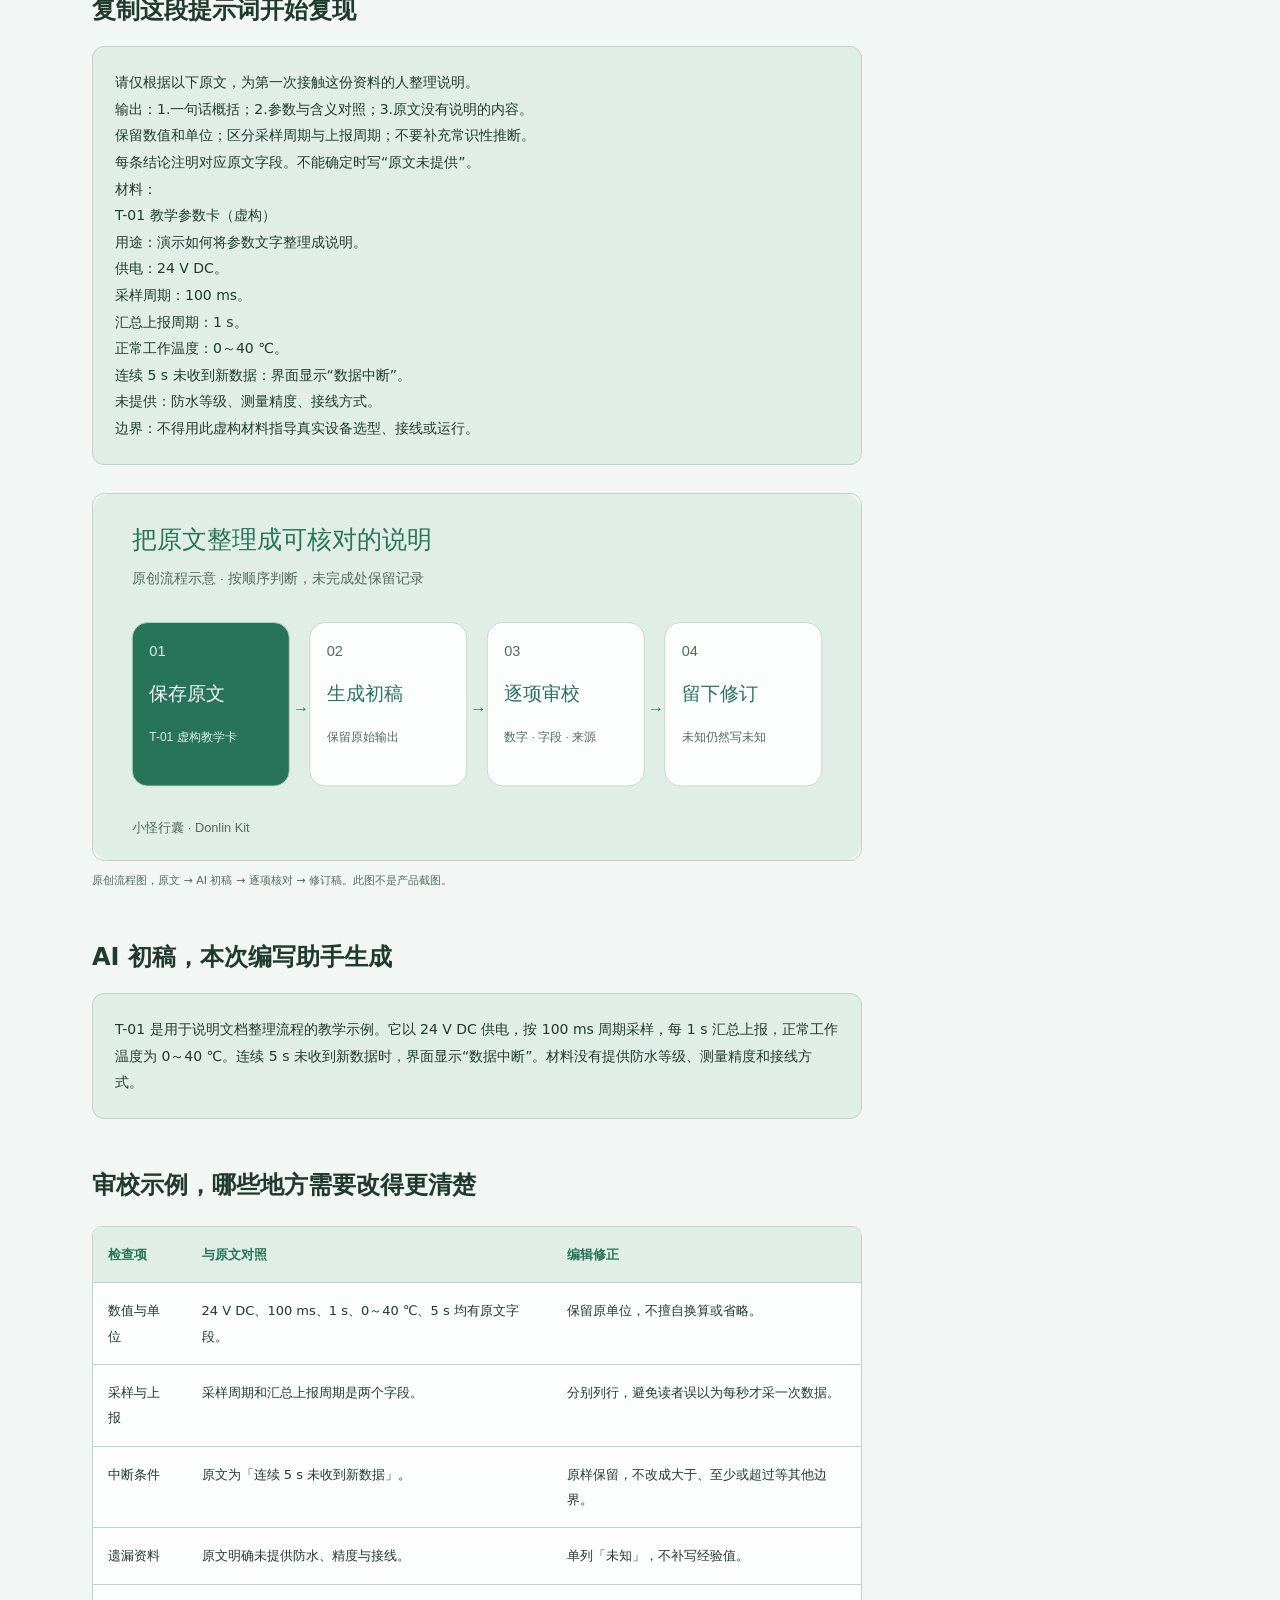
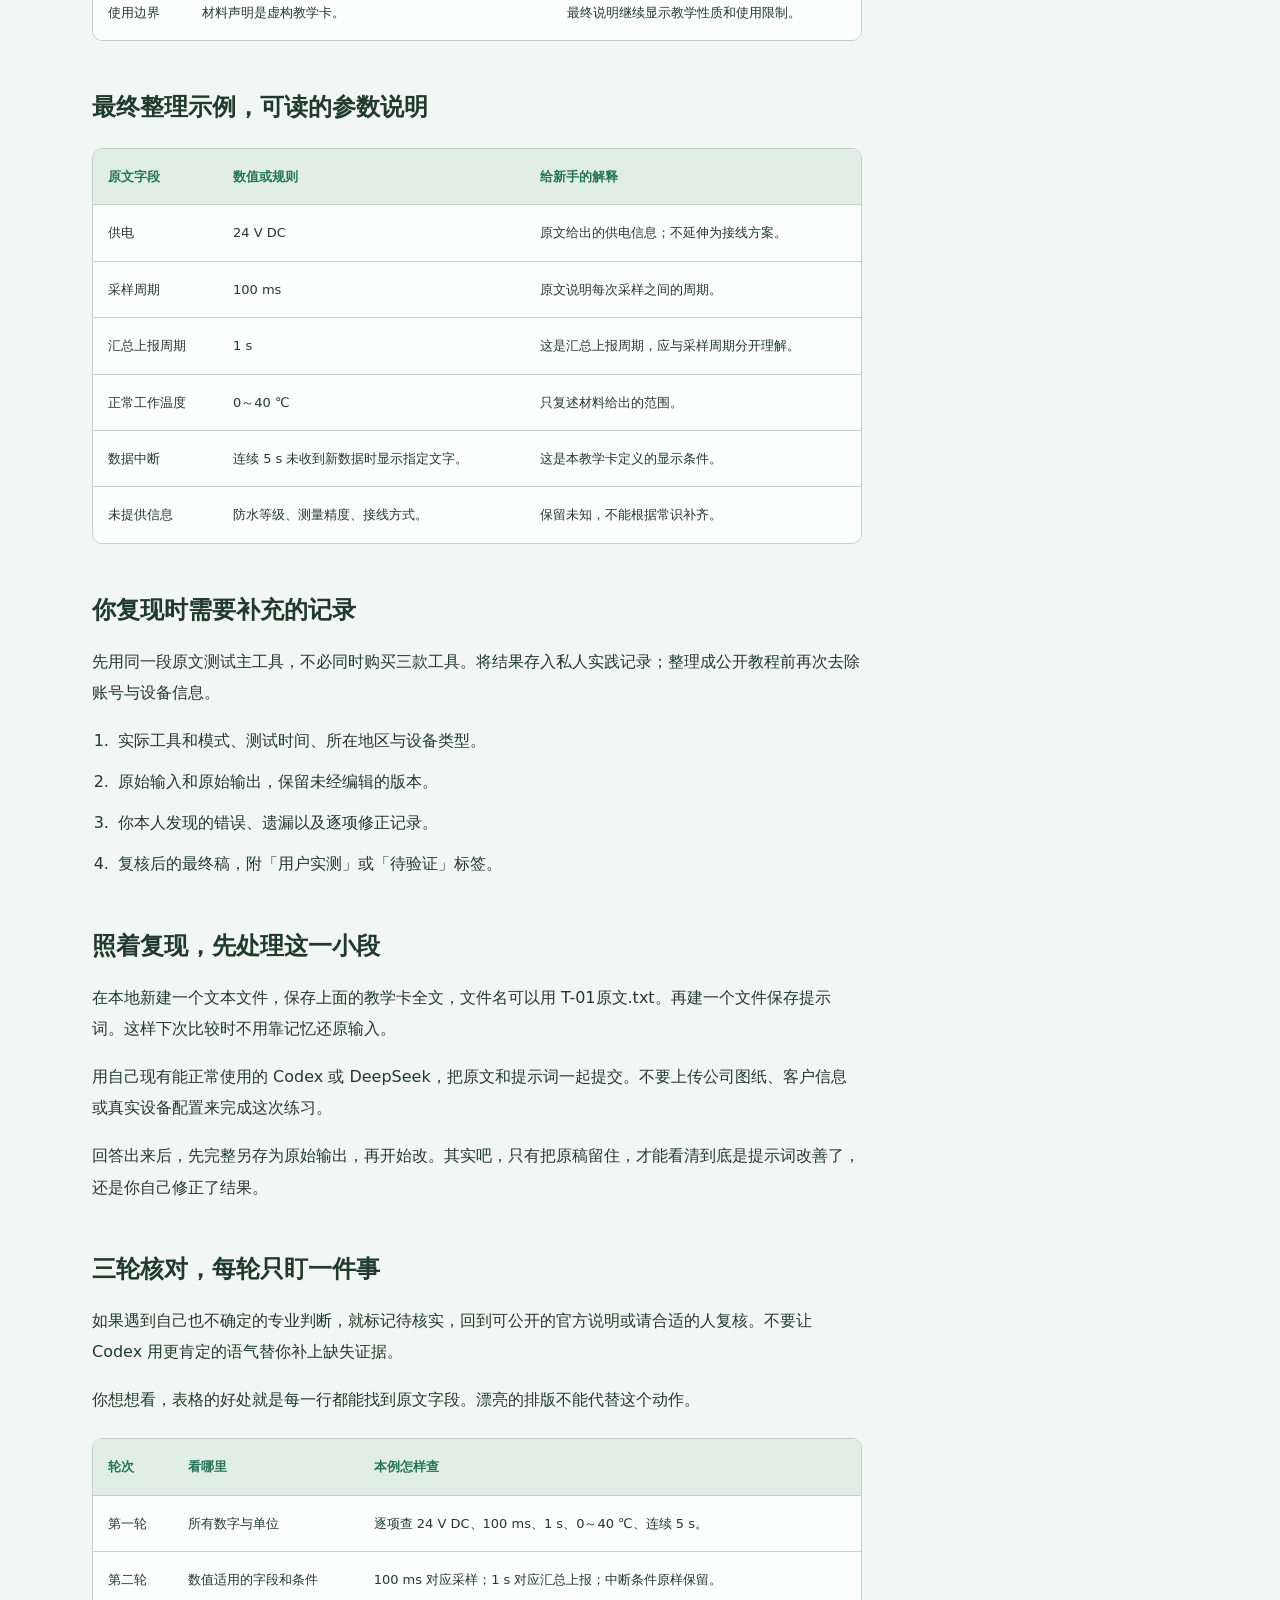
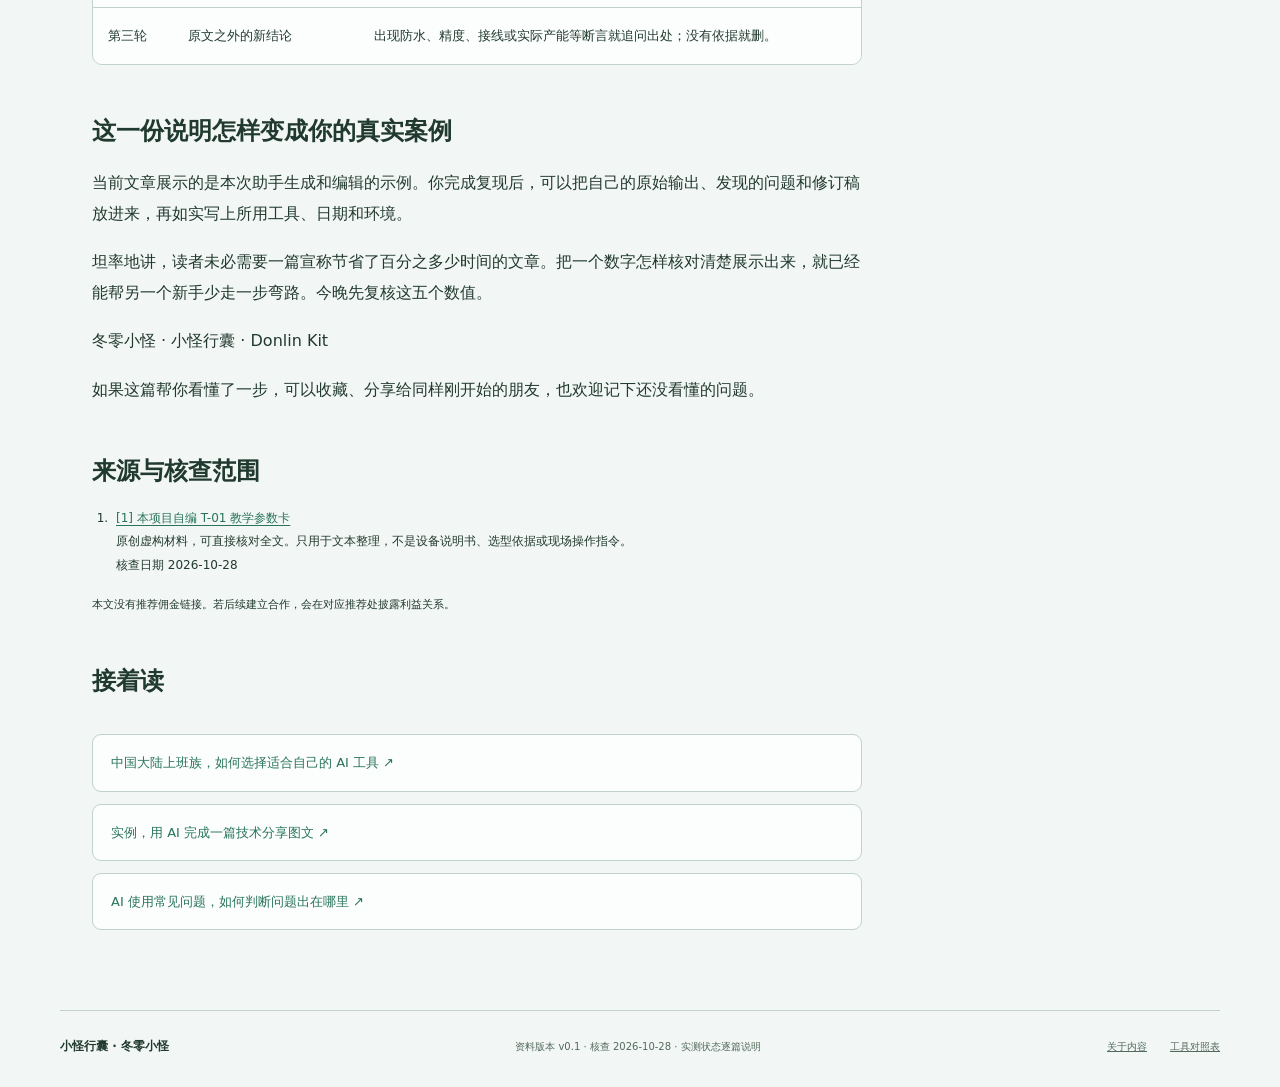
<file: site/articles/04-technical-case.html>
<!doctype html><html lang="zh-CN"><head><meta charset="utf-8"><meta name="viewport" content="width=device-width, initial-scale=1"><meta name="color-scheme" content="light dark"><script>try{var t=localStorage.getItem('cloud-resident-theme');document.documentElement.dataset.theme=['light','dark'].includes(t)?t:(matchMedia('(prefers-color-scheme: dark)').matches?'dark':'light')}catch{document.documentElement.dataset.theme=matchMedia('(prefers-color-scheme: dark)').matches?'dark':'light'}</script><meta name="description" content="小怪行囊 Donlin Kit，冬零小怪的数字生活指南。面向中文新手，分享 AI、出海工具与自由生活实践，讲清账号、网络、订阅、收款和安全。"><title>实例，用 AI 把技术资料整理成易读说明 · 小怪行囊</title><link rel="stylesheet" href="../assets/style.css"></head><body><a class="skip" href="#main">跳到正文</a><header><div class="wrap nav"><a class="brand" href="../index.html"><span class="brand-mark">↗</span><span class="brand-name">小怪行囊<span class="brand-en">DONLIN KIT</span></span></a><nav class="nav-links" aria-label="主导航"><a href="../index.html#start">入门文章</a><a href="../index.html#tools">基础工具</a><a href="../index.html#regions">地区专题</a></nav><div class="nav-actions"><span class="nav-tag">AI · 出海工具 · 自由生活</span><button type="button" id="themeToggle" class="theme-toggle" aria-label="切换到深色模式" aria-pressed="false"><span class="theme-symbol" aria-hidden="true">☾</span><span class="theme-toggle-label">深色</span></button></div></div></header><main id="main" class="article-wrap"><div class="breadcrumbs"><a href="../index.html#start">中国大陆 · AI 入门</a> ／ 第 4 篇</div><div class="article-layout"><article class="article-content"><div class="mini-label">BEGINNER GUIDE / 04</div><h1>实例，用 AI 把技术资料整理成易读说明</h1><div class="article-meta"><span>工程演示</span><span>自编材料＋本次助手演示</span><span>教学演示 · 待本人复现</span><span>2026-10-28</span></div><p class="article-lead">使用虚构的 T-01 教学参数卡，完整展示原始输入、提示词、AI 整理稿、审校方法和最终示例。</p><div class="evidence-note">适用范围是中文新手的基础判断与教学练习。本文的个人资格、实际付款与工具表现尚待本人验证；两篇案例是助手教学演示。正文中的方法建议与官方产品事实分开说明，来源见文末。</div><section><p>设想一个练习。把几行参数交给 Codex 整理，句子可能变顺了，但每个数字对应哪个含义，仍要回头核对。</p><p>如果你也常写设备说明，可以先用一份不涉及公司资料的练习材料，看看该怎样核对。</p><p>把文字写顺，只完成了一半。</p></section><section id="s1"><h2>给新手的解释，可以生活化到哪一步</h2><p>100 ms 是 0.1 秒，1 s 是 1 秒，单看时间长度，两者相差十倍。但本卡写的是采样周期和汇总上报周期，所以整理时必须保留两个不同的名称。</p><p>你可以借用做笔记的动作理解。每隔一段时间记一笔，和隔一段时间把笔记汇总交出去，是两种动作。这个类比不说明 T-01 怎样存储数据、每包包含多少条，也不能推断真实设备内部行为。</p><p>说真的，类比只负责帮人听懂。参数结论仍然要回到原文。</p></section><section id="s2"><h2>案例边界与验收目标</h2><p>本案例由当前编写助手基于自编材料生成，用于展示内容制作流程。它不是你已经完成的工具测试，也不是 DeepSeek、Kimi 或千问的产品测评。</p><p>材料使用虚构的参数卡，不包含公司资料或真实设备指令。目标是准确解释文字、保留数值与单位、明确原文没有提供的内容。审校部分是编辑示范，仍需你本人复核。</p></section><section id="s3"><h2>原始材料，T-01 教学参数卡</h2><pre><code>T-01 教学参数卡（虚构）
用途：演示如何将参数文字整理成说明。
供电：24 V DC。
采样周期：100 ms。
汇总上报周期：1 s。
正常工作温度：0～40 ℃。
连续 5 s 未收到新数据：界面显示“数据中断”。
未提供：防水等级、测量精度、接线方式。
边界：不得用此虚构材料指导真实设备选型、接线或运行。</code></pre></section><section id="s4"><h2>复制这段提示词开始复现</h2><pre><code>请仅根据以下原文，为第一次接触这份资料的人整理说明。
输出：1.一句话概括；2.参数与含义对照；3.原文没有说明的内容。
保留数值和单位；区分采样周期与上报周期；不要补充常识性推断。
每条结论注明对应原文字段。不能确定时写“原文未提供”。
材料：
T-01 教学参数卡（虚构）
用途：演示如何将参数文字整理成说明。
供电：24 V DC。
采样周期：100 ms。
汇总上报周期：1 s。
正常工作温度：0～40 ℃。
连续 5 s 未收到新数据：界面显示“数据中断”。
未提供：防水等级、测量精度、接线方式。
边界：不得用此虚构材料指导真实设备选型、接线或运行。</code></pre></section><section><figure><a href="../assets/technical.svg" target="_blank" rel="noopener"><img loading="lazy" src="../assets/technical.svg" alt="原创流程图，原文 → AI 初稿 → 逐项核对 → 修订稿。此图不是产品截图。"></a><figcaption>原创流程图，原文 → AI 初稿 → 逐项核对 → 修订稿。此图不是产品截图。</figcaption></figure></section><section id="s6"><h2>AI 初稿，本次编写助手生成</h2><pre><code>T-01 是用于说明文档整理流程的教学示例。它以 24 V DC 供电，按 100 ms 周期采样，每 1 s 汇总上报，正常工作温度为 0～40 ℃。连续 5 s 未收到新数据时，界面显示“数据中断”。材料没有提供防水等级、测量精度和接线方式。</code></pre></section><section id="s7"><h2>审校示例，哪些地方需要改得更清楚</h2><div class="table-scroll" tabindex="0" role="region" aria-label="审校示例，哪些地方需要改得更清楚"><table><thead><tr><th scope="col">检查项</th><th scope="col">与原文对照</th><th scope="col">编辑修正</th></tr></thead><tbody><tr><td>数值与单位</td><td>24 V DC、100 ms、1 s、0～40 ℃、5 s 均有原文字段。</td><td>保留原单位，不擅自换算或省略。</td></tr><tr><td>采样与上报</td><td>采样周期和汇总上报周期是两个字段。</td><td>分别列行，避免读者误以为每秒才采一次数据。</td></tr><tr><td>中断条件</td><td>原文为「连续 5 s 未收到新数据」。</td><td>原样保留，不改成大于、至少或超过等其他边界。</td></tr><tr><td>遗漏资料</td><td>原文明确未提供防水、精度与接线。</td><td>单列「未知」，不补写经验值。</td></tr><tr><td>使用边界</td><td>材料声明是虚构教学卡。</td><td>最终说明继续显示教学性质和使用限制。</td></tr></tbody></table></div></section><section id="s8"><h2>最终整理示例，可读的参数说明</h2><div class="table-scroll" tabindex="0" role="region" aria-label="最终整理示例，可读的参数说明"><table><thead><tr><th scope="col">原文字段</th><th scope="col">数值或规则</th><th scope="col">给新手的解释</th></tr></thead><tbody><tr><td>供电</td><td>24 V DC</td><td>原文给出的供电信息；不延伸为接线方案。</td></tr><tr><td>采样周期</td><td>100 ms</td><td>原文说明每次采样之间的周期。</td></tr><tr><td>汇总上报周期</td><td>1 s</td><td>这是汇总上报周期，应与采样周期分开理解。</td></tr><tr><td>正常工作温度</td><td>0～40 ℃</td><td>只复述材料给出的范围。</td></tr><tr><td>数据中断</td><td>连续 5 s 未收到新数据时显示指定文字。</td><td>这是本教学卡定义的显示条件。</td></tr><tr><td>未提供信息</td><td>防水等级、测量精度、接线方式。</td><td>保留未知，不能根据常识补齐。</td></tr></tbody></table></div></section><section id="s9"><h2>你复现时需要补充的记录</h2><p>先用同一段原文测试主工具，不必同时购买三款工具。将结果存入私人实践记录；整理成公开教程前再次去除账号与设备信息。</p><ol><li>实际工具和模式、测试时间、所在地区与设备类型。</li><li>原始输入和原始输出，保留未经编辑的版本。</li><li>你本人发现的错误、遗漏以及逐项修正记录。</li><li>复核后的最终稿，附「用户实测」或「待验证」标签。</li></ol></section><section id="s10"><h2>照着复现，先处理这一小段</h2><p>在本地新建一个文本文件，保存上面的教学卡全文，文件名可以用 T-01原文.txt。再建一个文件保存提示词。这样下次比较时不用靠记忆还原输入。</p><p>用自己现有能正常使用的 Codex 或 DeepSeek，把原文和提示词一起提交。不要上传公司图纸、客户信息或真实设备配置来完成这次练习。</p><p>回答出来后，先完整另存为原始输出，再开始改。其实吧，只有把原稿留住，才能看清到底是提示词改善了，还是你自己修正了结果。</p></section><section id="s11"><h2>三轮核对，每轮只盯一件事</h2><p>如果遇到自己也不确定的专业判断，就标记待核实，回到可公开的官方说明或请合适的人复核。不要让 Codex 用更肯定的语气替你补上缺失证据。</p><p>你想想看，表格的好处就是每一行都能找到原文字段。漂亮的排版不能代替这个动作。</p><div class="table-scroll" tabindex="0" role="region" aria-label="三轮核对，每轮只盯一件事"><table><thead><tr><th scope="col">轮次</th><th scope="col">看哪里</th><th scope="col">本例怎样查</th></tr></thead><tbody><tr><td>第一轮</td><td>所有数字与单位</td><td>逐项查 24 V DC、100 ms、1 s、0～40 ℃、连续 5 s。</td></tr><tr><td>第二轮</td><td>数值适用的字段和条件</td><td>100 ms 对应采样；1 s 对应汇总上报；中断条件原样保留。</td></tr><tr><td>第三轮</td><td>原文之外的新结论</td><td>出现防水、精度、接线或实际产能等断言就追问出处；没有依据就删。</td></tr></tbody></table></div></section><section id="s12"><h2>这一份说明怎样变成你的真实案例</h2><p>当前文章展示的是本次助手生成和编辑的示例。你完成复现后，可以把自己的原始输出、发现的问题和修订稿放进来，再如实写上所用工具、日期和环境。</p><p>坦率地讲，读者未必需要一篇宣称节省了百分之多少时间的文章。把一个数字怎样核对清楚展示出来，就已经能帮另一个新手少走一步弯路。今晚先复核这五个数值。</p></section><section><p>冬零小怪 · 小怪行囊 · Donlin Kit</p><p>如果这篇帮你看懂了一步，可以收藏、分享给同样刚开始的朋友，也欢迎记下还没看懂的问题。</p></section><section id="sources"><h2>来源与核查范围</h2><ol class="source-list"><li id="source-sample"><a href="../downloads/T-01教学参数卡.txt">[1] 本项目自编 T-01 教学参数卡</a><br>原创虚构材料，可直接核对全文。只用于文本整理，不是设备说明书、选型依据或现场操作指令。<br>核查日期 2026-10-28</li></ol><p class="public-state">本文没有推荐佣金链接。若后续建立合作，会在对应推荐处披露利益关系。</p></section><section id="next"><h2>接着读</h2><div class="related"><a href="01-choose-ai.html">中国大陆上班族，如何选择适合自己的 AI 工具 ↗</a><a href="05-content-case.html">实例，用 AI 完成一篇技术分享图文 ↗</a><a href="06-troubleshooting.html">AI 使用常见问题，如何判断问题出在哪里 ↗</a></div></section></article><aside class="toc" aria-label="文章目录"><b>这一篇读什么</b><a href="#s1">给新手的解释，可以生活化到哪一步</a><a href="#s2">案例边界与验收目标</a><a href="#s3">原始材料，T-01 教学参数卡</a><a href="#s4">复制这段提示词开始复现</a><a href="#s6">AI 初稿，本次编写助手生成</a><a href="#s7">审校示例，哪些地方需要改得更清楚</a><a href="#s8">最终整理示例，可读的参数说明</a><a href="#s9">你复现时需要补充的记录</a><a href="#s10">照着复现，先处理这一小段</a><a href="#s11">三轮核对，每轮只盯一件事</a><a href="#s12">这一份说明怎样变成你的真实案例</a><a href="#sources">来源与核查范围</a><a href="../downloads/04-technical-case_修正版.md" download>下载 Markdown 原稿 ↓</a></aside></div></main><footer class="wrap footer"><div class="footer-brand">小怪行囊 · 冬零小怪</div><small>资料版本 v0.1 · 核查 2026-10-28 · 实测状态逐篇说明</small><div class="footer-links"><a href="../index.html#about">关于内容</a><a href="../downloads/工具对照表.md" download>工具对照表</a></div></footer><script>(() => {
  const root=document.documentElement,button=document.getElementById('themeToggle');
  if(!button)return;
  const media=window.matchMedia('(prefers-color-scheme: dark)');
  let saved=null;
  try{saved=localStorage.getItem('cloud-resident-theme');}catch{}
  if(!['light','dark'].includes(saved))saved=null;
  function apply(theme){root.dataset.theme=theme;const dark=theme==='dark';button.setAttribute('aria-pressed',String(dark));button.setAttribute('aria-label',dark?'切换到浅色模式':'切换到深色模式');button.querySelector('.theme-symbol').textContent=dark?'☀':'☾';button.querySelector('.theme-toggle-label').textContent=dark?'浅色':'深色';}
  apply(saved||(media.matches?'dark':'light'));
  button.addEventListener('click',()=>{saved=root.dataset.theme==='dark'?'light':'dark';apply(saved);try{localStorage.setItem('cloud-resident-theme',saved);}catch{}});
  media.addEventListener('change',event=>{if(!saved)apply(event.matches?'dark':'light');});
  window.addEventListener('storage',event=>{if(event.key==='cloud-resident-theme'){saved=['light','dark'].includes(event.newValue)?event.newValue:null;apply(saved||(media.matches?'dark':'light'));}});
})();
</script></body></html>
</file>
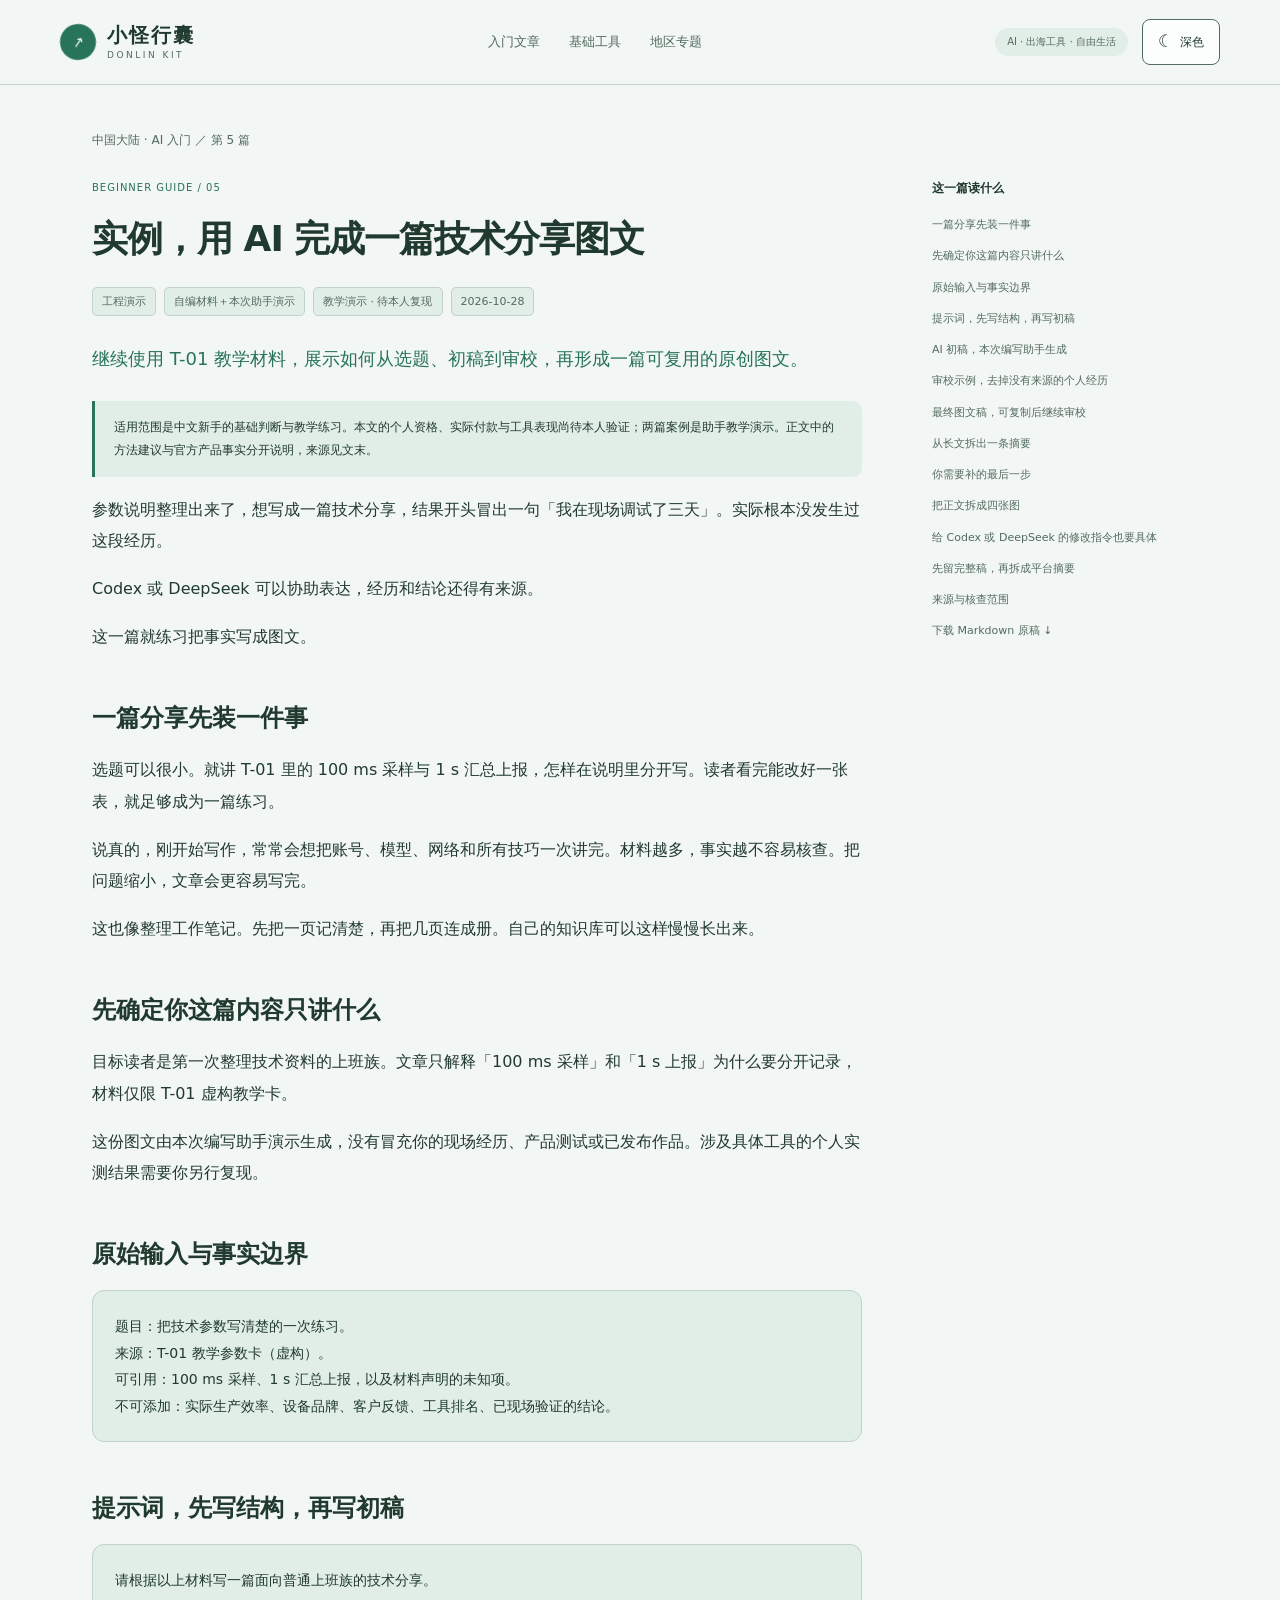
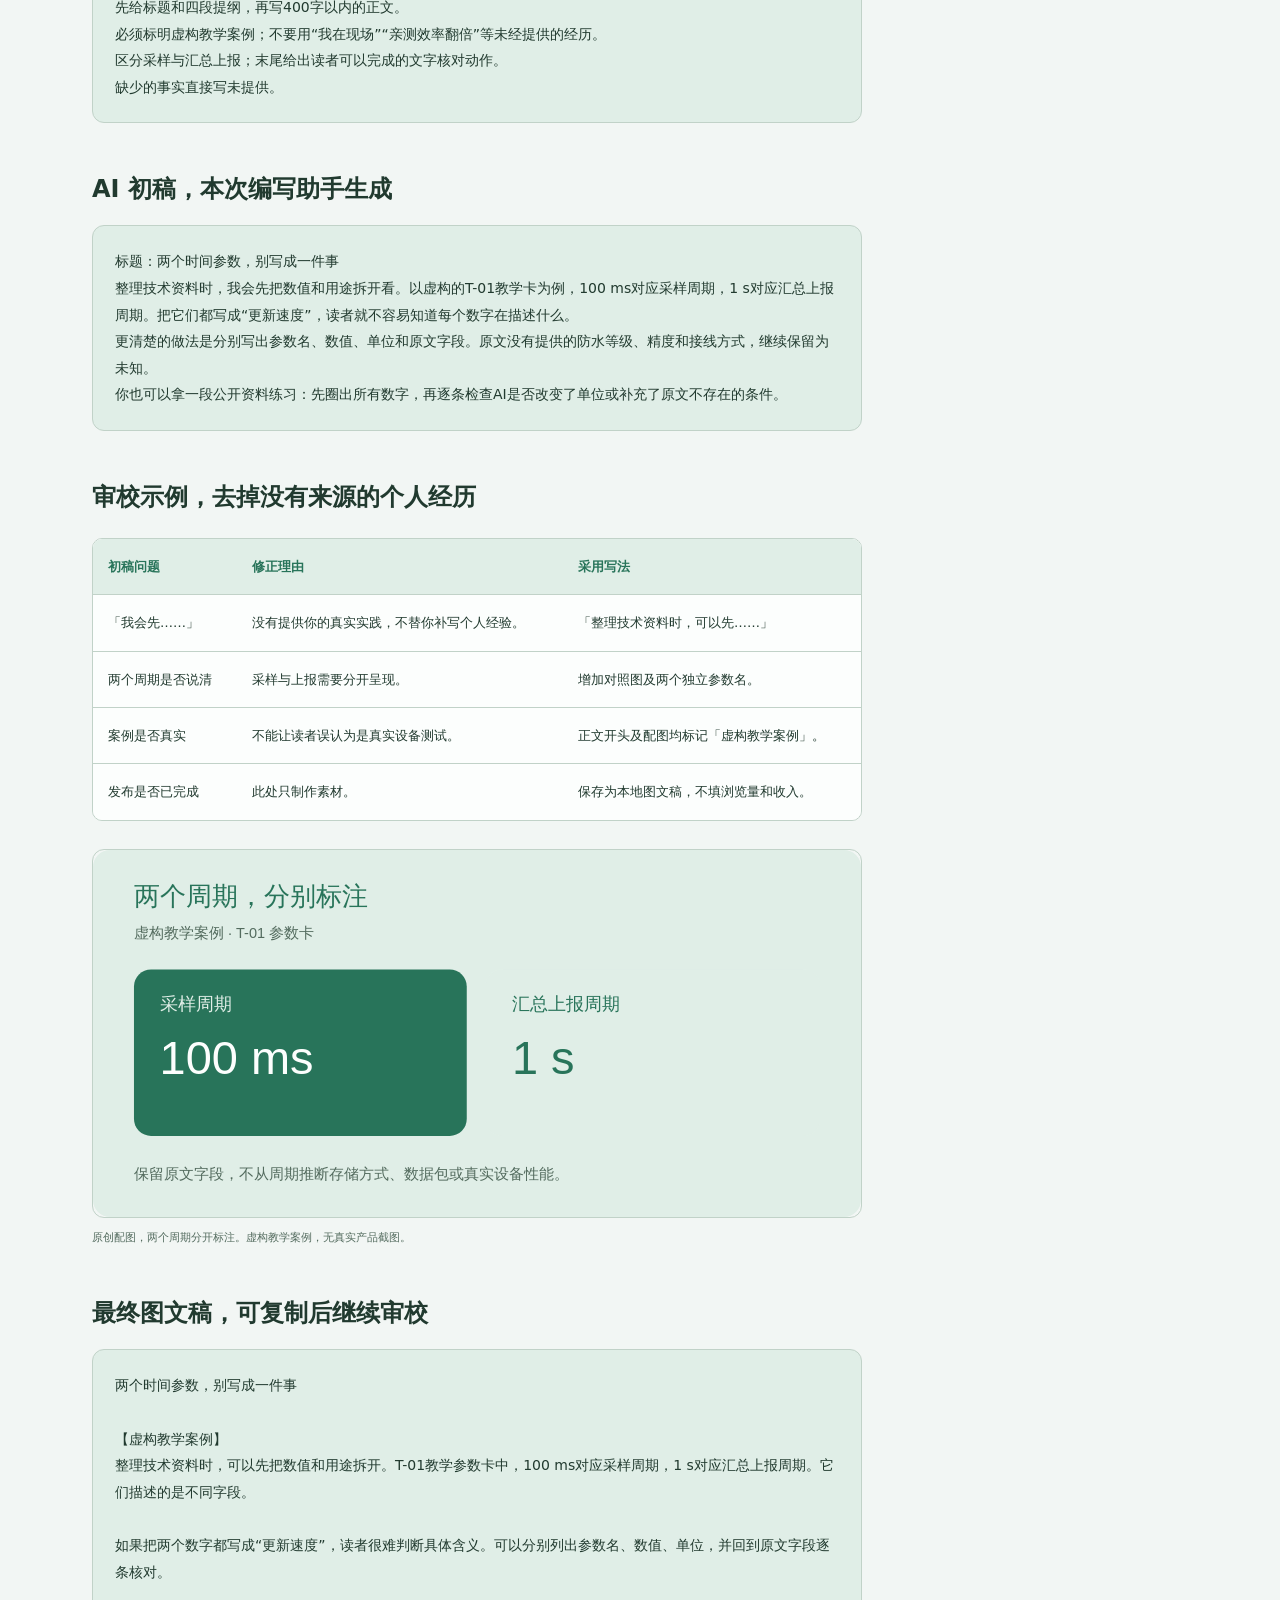
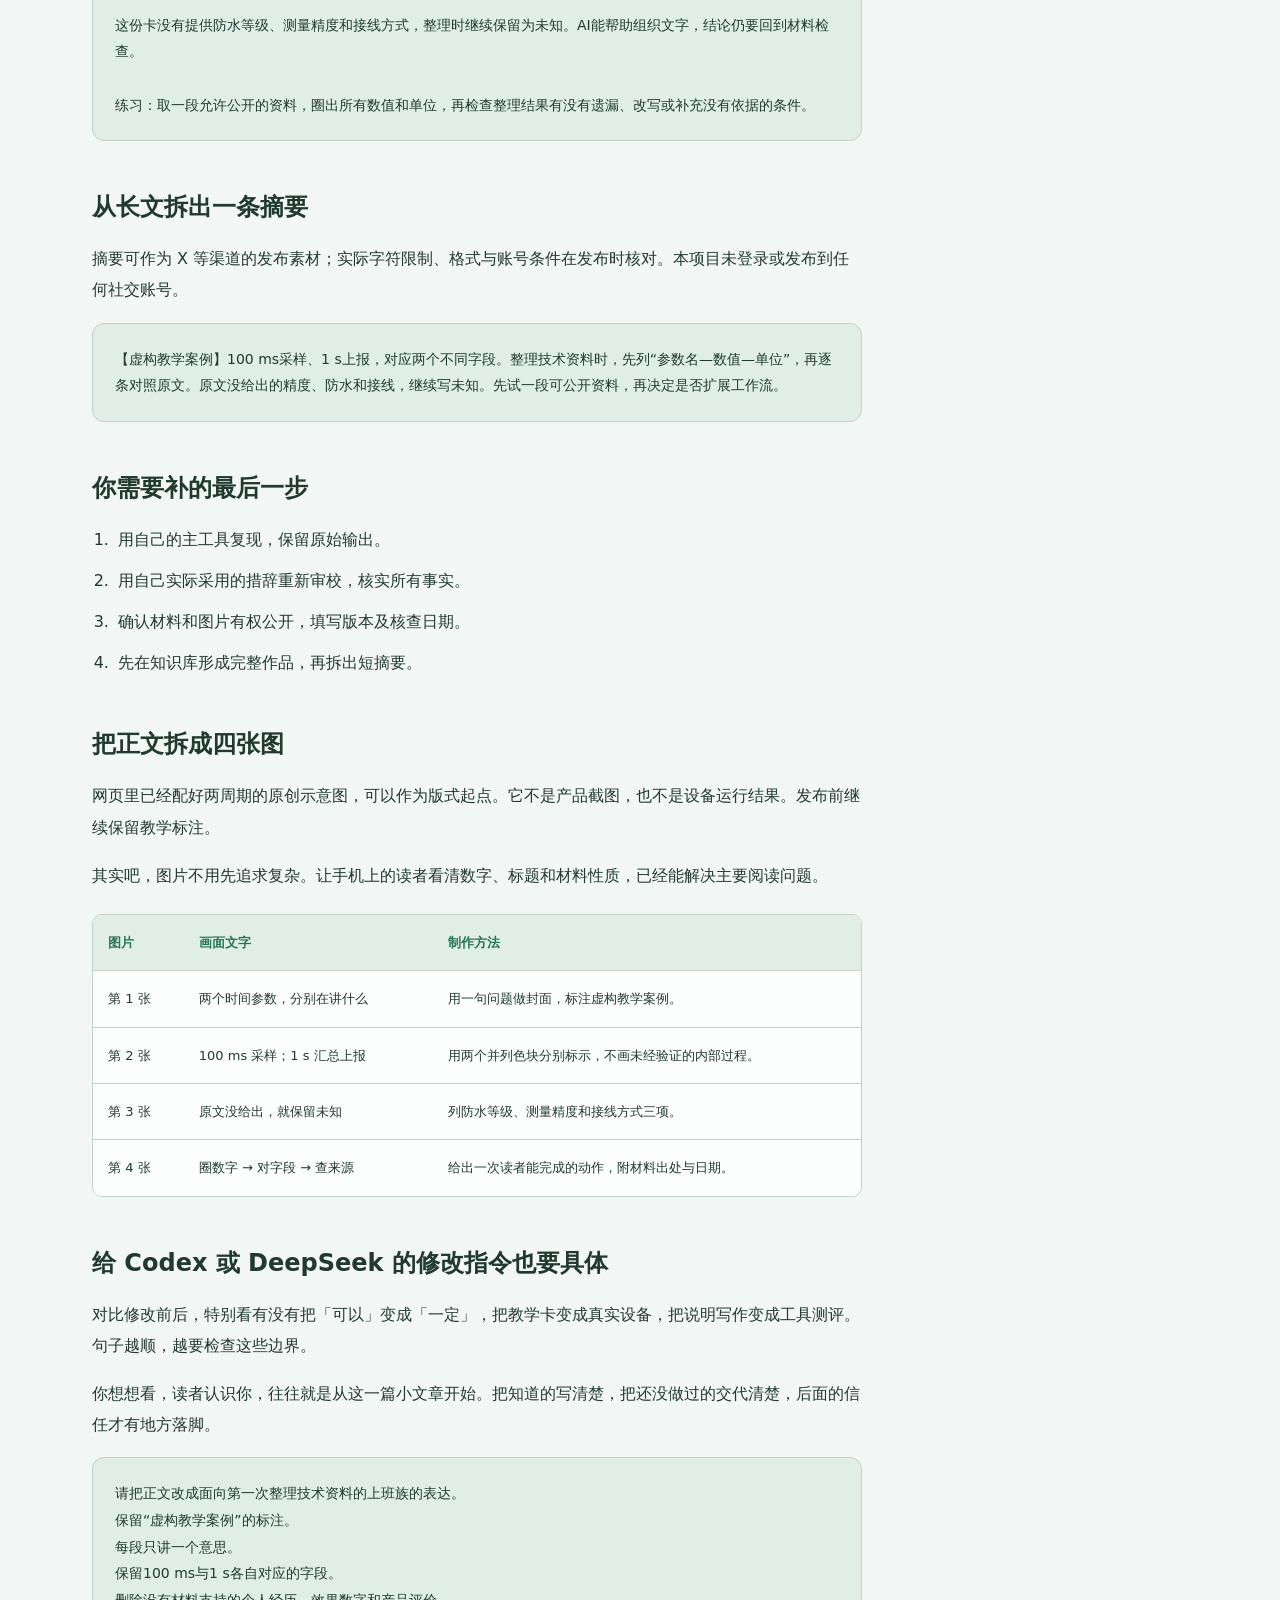
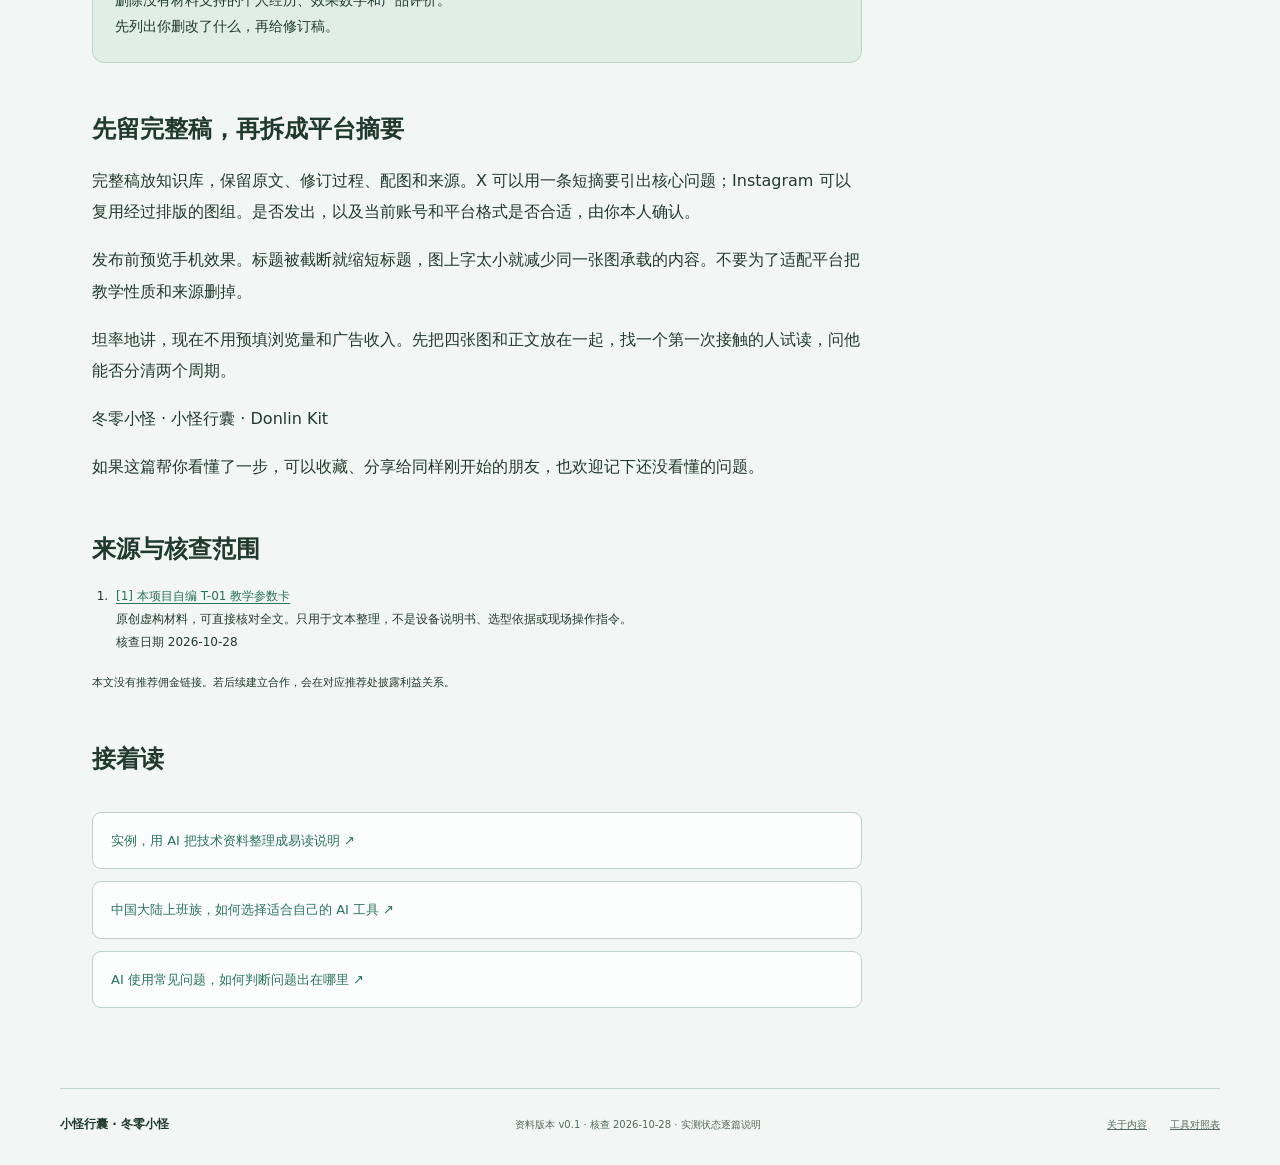
<file: site/articles/05-content-case.html>
<!doctype html><html lang="zh-CN"><head><meta charset="utf-8"><meta name="viewport" content="width=device-width, initial-scale=1"><meta name="color-scheme" content="light dark"><script>try{var t=localStorage.getItem('cloud-resident-theme');document.documentElement.dataset.theme=['light','dark'].includes(t)?t:(matchMedia('(prefers-color-scheme: dark)').matches?'dark':'light')}catch{document.documentElement.dataset.theme=matchMedia('(prefers-color-scheme: dark)').matches?'dark':'light'}</script><meta name="description" content="小怪行囊 Donlin Kit，冬零小怪的数字生活指南。面向中文新手，分享 AI、出海工具与自由生活实践，讲清账号、网络、订阅、收款和安全。"><title>实例，用 AI 完成一篇技术分享图文 · 小怪行囊</title><link rel="stylesheet" href="../assets/style.css"></head><body><a class="skip" href="#main">跳到正文</a><header><div class="wrap nav"><a class="brand" href="../index.html"><span class="brand-mark">↗</span><span class="brand-name">小怪行囊<span class="brand-en">DONLIN KIT</span></span></a><nav class="nav-links" aria-label="主导航"><a href="../index.html#start">入门文章</a><a href="../index.html#tools">基础工具</a><a href="../index.html#regions">地区专题</a></nav><div class="nav-actions"><span class="nav-tag">AI · 出海工具 · 自由生活</span><button type="button" id="themeToggle" class="theme-toggle" aria-label="切换到深色模式" aria-pressed="false"><span class="theme-symbol" aria-hidden="true">☾</span><span class="theme-toggle-label">深色</span></button></div></div></header><main id="main" class="article-wrap"><div class="breadcrumbs"><a href="../index.html#start">中国大陆 · AI 入门</a> ／ 第 5 篇</div><div class="article-layout"><article class="article-content"><div class="mini-label">BEGINNER GUIDE / 05</div><h1>实例，用 AI 完成一篇技术分享图文</h1><div class="article-meta"><span>工程演示</span><span>自编材料＋本次助手演示</span><span>教学演示 · 待本人复现</span><span>2026-10-28</span></div><p class="article-lead">继续使用 T-01 教学材料，展示如何从选题、初稿到审校，再形成一篇可复用的原创图文。</p><div class="evidence-note">适用范围是中文新手的基础判断与教学练习。本文的个人资格、实际付款与工具表现尚待本人验证；两篇案例是助手教学演示。正文中的方法建议与官方产品事实分开说明，来源见文末。</div><section><p>参数说明整理出来了，想写成一篇技术分享，结果开头冒出一句「我在现场调试了三天」。实际根本没发生过这段经历。</p><p>Codex 或 DeepSeek 可以协助表达，经历和结论还得有来源。</p><p>这一篇就练习把事实写成图文。</p></section><section id="s1"><h2>一篇分享先装一件事</h2><p>选题可以很小。就讲 T-01 里的 100 ms 采样与 1 s 汇总上报，怎样在说明里分开写。读者看完能改好一张表，就足够成为一篇练习。</p><p>说真的，刚开始写作，常常会想把账号、模型、网络和所有技巧一次讲完。材料越多，事实越不容易核查。把问题缩小，文章会更容易写完。</p><p>这也像整理工作笔记。先把一页记清楚，再把几页连成册。自己的知识库可以这样慢慢长出来。</p></section><section id="s2"><h2>先确定你这篇内容只讲什么</h2><p>目标读者是第一次整理技术资料的上班族。文章只解释「100 ms 采样」和「1 s 上报」为什么要分开记录，材料仅限 T-01 虚构教学卡。</p><p>这份图文由本次编写助手演示生成，没有冒充你的现场经历、产品测试或已发布作品。涉及具体工具的个人实测结果需要你另行复现。</p></section><section id="s3"><h2>原始输入与事实边界</h2><pre><code>题目：把技术参数写清楚的一次练习。
来源：T-01 教学参数卡（虚构）。
可引用：100 ms 采样、1 s 汇总上报，以及材料声明的未知项。
不可添加：实际生产效率、设备品牌、客户反馈、工具排名、已现场验证的结论。</code></pre></section><section id="s4"><h2>提示词，先写结构，再写初稿</h2><pre><code>请根据以上材料写一篇面向普通上班族的技术分享。
先给标题和四段提纲，再写400字以内的正文。
必须标明虚构教学案例；不要用“我在现场”“亲测效率翻倍”等未经提供的经历。
区分采样与汇总上报；末尾给出读者可以完成的文字核对动作。
缺少的事实直接写未提供。</code></pre></section><section id="s5"><h2>AI 初稿，本次编写助手生成</h2><pre><code>标题：两个时间参数，别写成一件事
整理技术资料时，我会先把数值和用途拆开看。以虚构的T-01教学卡为例，100 ms对应采样周期，1 s对应汇总上报周期。把它们都写成“更新速度”，读者就不容易知道每个数字在描述什么。
更清楚的做法是分别写出参数名、数值、单位和原文字段。原文没有提供的防水等级、精度和接线方式，继续保留为未知。
你也可以拿一段公开资料练习：先圈出所有数字，再逐条检查AI是否改变了单位或补充了原文不存在的条件。</code></pre></section><section id="s6"><h2>审校示例，去掉没有来源的个人经历</h2><div class="table-scroll" tabindex="0" role="region" aria-label="审校示例，去掉没有来源的个人经历"><table><thead><tr><th scope="col">初稿问题</th><th scope="col">修正理由</th><th scope="col">采用写法</th></tr></thead><tbody><tr><td>「我会先……」</td><td>没有提供你的真实实践，不替你补写个人经验。</td><td>「整理技术资料时，可以先……」</td></tr><tr><td>两个周期是否说清</td><td>采样与上报需要分开呈现。</td><td>增加对照图及两个独立参数名。</td></tr><tr><td>案例是否真实</td><td>不能让读者误认为是真实设备测试。</td><td>正文开头及配图均标记「虚构教学案例」。</td></tr><tr><td>发布是否已完成</td><td>此处只制作素材。</td><td>保存为本地图文稿，不填浏览量和收入。</td></tr></tbody></table></div></section><section><figure><a href="../assets/content.svg" target="_blank" rel="noopener"><img loading="lazy" src="../assets/content.svg" alt="原创配图，两个周期分开标注。虚构教学案例，无真实产品截图。"></a><figcaption>原创配图，两个周期分开标注。虚构教学案例，无真实产品截图。</figcaption></figure></section><section id="s8"><h2>最终图文稿，可复制后继续审校</h2><pre><code>两个时间参数，别写成一件事

【虚构教学案例】
整理技术资料时，可以先把数值和用途拆开。T-01教学参数卡中，100 ms对应采样周期，1 s对应汇总上报周期。它们描述的是不同字段。

如果把两个数字都写成“更新速度”，读者很难判断具体含义。可以分别列出参数名、数值、单位，并回到原文字段逐条核对。

这份卡没有提供防水等级、测量精度和接线方式，整理时继续保留为未知。AI能帮助组织文字，结论仍要回到材料检查。

练习：取一段允许公开的资料，圈出所有数值和单位，再检查整理结果有没有遗漏、改写或补充没有依据的条件。</code></pre></section><section id="s9"><h2>从长文拆出一条摘要</h2><p>摘要可作为 X 等渠道的发布素材；实际字符限制、格式与账号条件在发布时核对。本项目未登录或发布到任何社交账号。</p><pre><code>【虚构教学案例】100 ms采样、1 s上报，对应两个不同字段。整理技术资料时，先列“参数名—数值—单位”，再逐条对照原文。原文没给出的精度、防水和接线，继续写未知。先试一段可公开资料，再决定是否扩展工作流。</code></pre></section><section id="s10"><h2>你需要补的最后一步</h2><ol><li>用自己的主工具复现，保留原始输出。</li><li>用自己实际采用的措辞重新审校，核实所有事实。</li><li>确认材料和图片有权公开，填写版本及核查日期。</li><li>先在知识库形成完整作品，再拆出短摘要。</li></ol></section><section id="s11"><h2>把正文拆成四张图</h2><p>网页里已经配好两周期的原创示意图，可以作为版式起点。它不是产品截图，也不是设备运行结果。发布前继续保留教学标注。</p><p>其实吧，图片不用先追求复杂。让手机上的读者看清数字、标题和材料性质，已经能解决主要阅读问题。</p><div class="table-scroll" tabindex="0" role="region" aria-label="把正文拆成四张图"><table><thead><tr><th scope="col">图片</th><th scope="col">画面文字</th><th scope="col">制作方法</th></tr></thead><tbody><tr><td>第 1 张</td><td>两个时间参数，分别在讲什么</td><td>用一句问题做封面，标注虚构教学案例。</td></tr><tr><td>第 2 张</td><td>100 ms 采样；1 s 汇总上报</td><td>用两个并列色块分别标示，不画未经验证的内部过程。</td></tr><tr><td>第 3 张</td><td>原文没给出，就保留未知</td><td>列防水等级、测量精度和接线方式三项。</td></tr><tr><td>第 4 张</td><td>圈数字 → 对字段 → 查来源</td><td>给出一次读者能完成的动作，附材料出处与日期。</td></tr></tbody></table></div></section><section id="s12"><h2>给 Codex 或 DeepSeek 的修改指令也要具体</h2><p>对比修改前后，特别看有没有把「可以」变成「一定」，把教学卡变成真实设备，把说明写作变成工具测评。句子越顺，越要检查这些边界。</p><p>你想想看，读者认识你，往往就是从这一篇小文章开始。把知道的写清楚，把还没做过的交代清楚，后面的信任才有地方落脚。</p><pre><code>请把正文改成面向第一次整理技术资料的上班族的表达。
保留“虚构教学案例”的标注。
每段只讲一个意思。
保留100 ms与1 s各自对应的字段。
删除没有材料支持的个人经历、效果数字和产品评价。
先列出你删改了什么，再给修订稿。</code></pre></section><section id="s13"><h2>先留完整稿，再拆成平台摘要</h2><p>完整稿放知识库，保留原文、修订过程、配图和来源。X 可以用一条短摘要引出核心问题；Instagram 可以复用经过排版的图组。是否发出，以及当前账号和平台格式是否合适，由你本人确认。</p><p>发布前预览手机效果。标题被截断就缩短标题，图上字太小就减少同一张图承载的内容。不要为了适配平台把教学性质和来源删掉。</p><p>坦率地讲，现在不用预填浏览量和广告收入。先把四张图和正文放在一起，找一个第一次接触的人试读，问他能否分清两个周期。</p></section><section><p>冬零小怪 · 小怪行囊 · Donlin Kit</p><p>如果这篇帮你看懂了一步，可以收藏、分享给同样刚开始的朋友，也欢迎记下还没看懂的问题。</p></section><section id="sources"><h2>来源与核查范围</h2><ol class="source-list"><li id="source-sample"><a href="../downloads/T-01教学参数卡.txt">[1] 本项目自编 T-01 教学参数卡</a><br>原创虚构材料，可直接核对全文。只用于文本整理，不是设备说明书、选型依据或现场操作指令。<br>核查日期 2026-10-28</li></ol><p class="public-state">本文没有推荐佣金链接。若后续建立合作，会在对应推荐处披露利益关系。</p></section><section id="next"><h2>接着读</h2><div class="related"><a href="04-technical-case.html">实例，用 AI 把技术资料整理成易读说明 ↗</a><a href="01-choose-ai.html">中国大陆上班族，如何选择适合自己的 AI 工具 ↗</a><a href="06-troubleshooting.html">AI 使用常见问题，如何判断问题出在哪里 ↗</a></div></section></article><aside class="toc" aria-label="文章目录"><b>这一篇读什么</b><a href="#s1">一篇分享先装一件事</a><a href="#s2">先确定你这篇内容只讲什么</a><a href="#s3">原始输入与事实边界</a><a href="#s4">提示词，先写结构，再写初稿</a><a href="#s5">AI 初稿，本次编写助手生成</a><a href="#s6">审校示例，去掉没有来源的个人经历</a><a href="#s8">最终图文稿，可复制后继续审校</a><a href="#s9">从长文拆出一条摘要</a><a href="#s10">你需要补的最后一步</a><a href="#s11">把正文拆成四张图</a><a href="#s12">给 Codex 或 DeepSeek 的修改指令也要具体</a><a href="#s13">先留完整稿，再拆成平台摘要</a><a href="#sources">来源与核查范围</a><a href="../downloads/05-content-case_修正版.md" download>下载 Markdown 原稿 ↓</a></aside></div></main><footer class="wrap footer"><div class="footer-brand">小怪行囊 · 冬零小怪</div><small>资料版本 v0.1 · 核查 2026-10-28 · 实测状态逐篇说明</small><div class="footer-links"><a href="../index.html#about">关于内容</a><a href="../downloads/工具对照表.md" download>工具对照表</a></div></footer><script>(() => {
  const root=document.documentElement,button=document.getElementById('themeToggle');
  if(!button)return;
  const media=window.matchMedia('(prefers-color-scheme: dark)');
  let saved=null;
  try{saved=localStorage.getItem('cloud-resident-theme');}catch{}
  if(!['light','dark'].includes(saved))saved=null;
  function apply(theme){root.dataset.theme=theme;const dark=theme==='dark';button.setAttribute('aria-pressed',String(dark));button.setAttribute('aria-label',dark?'切换到浅色模式':'切换到深色模式');button.querySelector('.theme-symbol').textContent=dark?'☀':'☾';button.querySelector('.theme-toggle-label').textContent=dark?'浅色':'深色';}
  apply(saved||(media.matches?'dark':'light'));
  button.addEventListener('click',()=>{saved=root.dataset.theme==='dark'?'light':'dark';apply(saved);try{localStorage.setItem('cloud-resident-theme',saved);}catch{}});
  media.addEventListener('change',event=>{if(!saved)apply(event.matches?'dark':'light');});
  window.addEventListener('storage',event=>{if(event.key==='cloud-resident-theme'){saved=['light','dark'].includes(event.newValue)?event.newValue:null;apply(saved||(media.matches?'dark':'light'));}});
})();
</script></body></html>
</file>
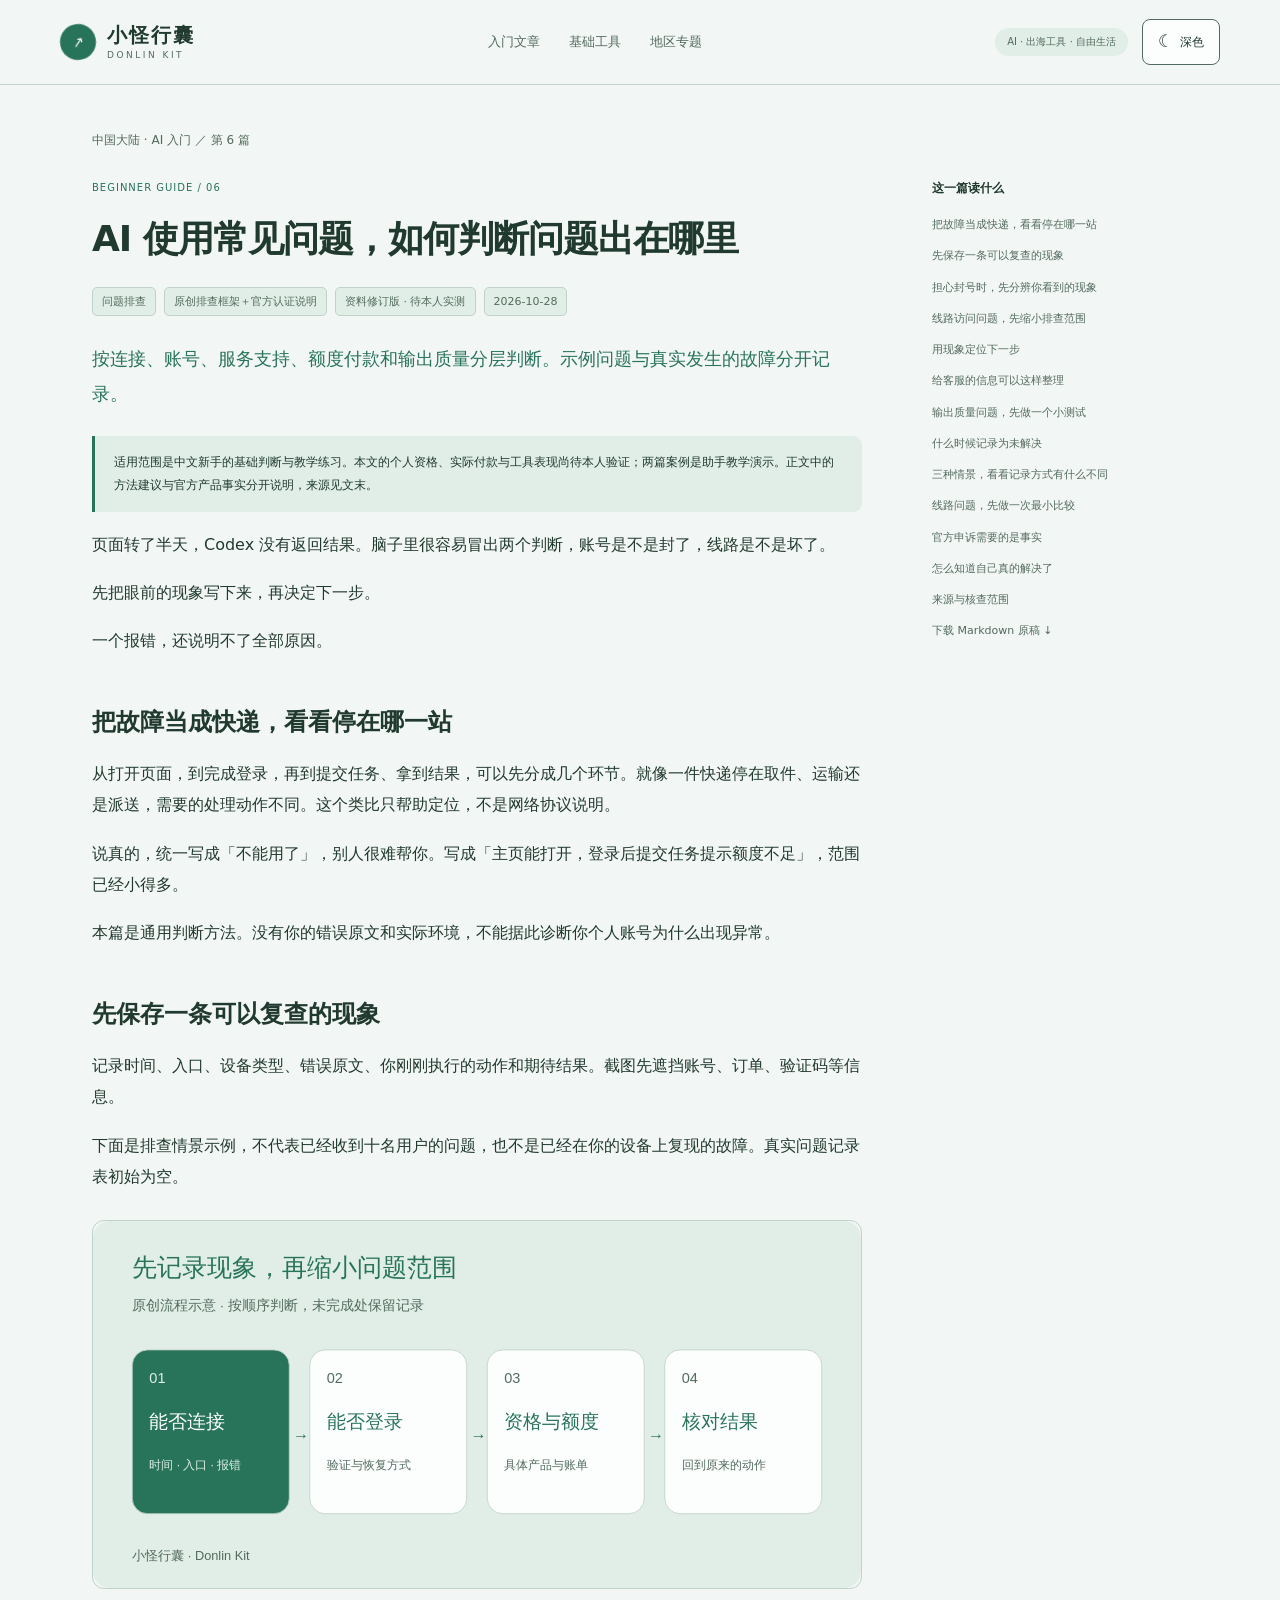
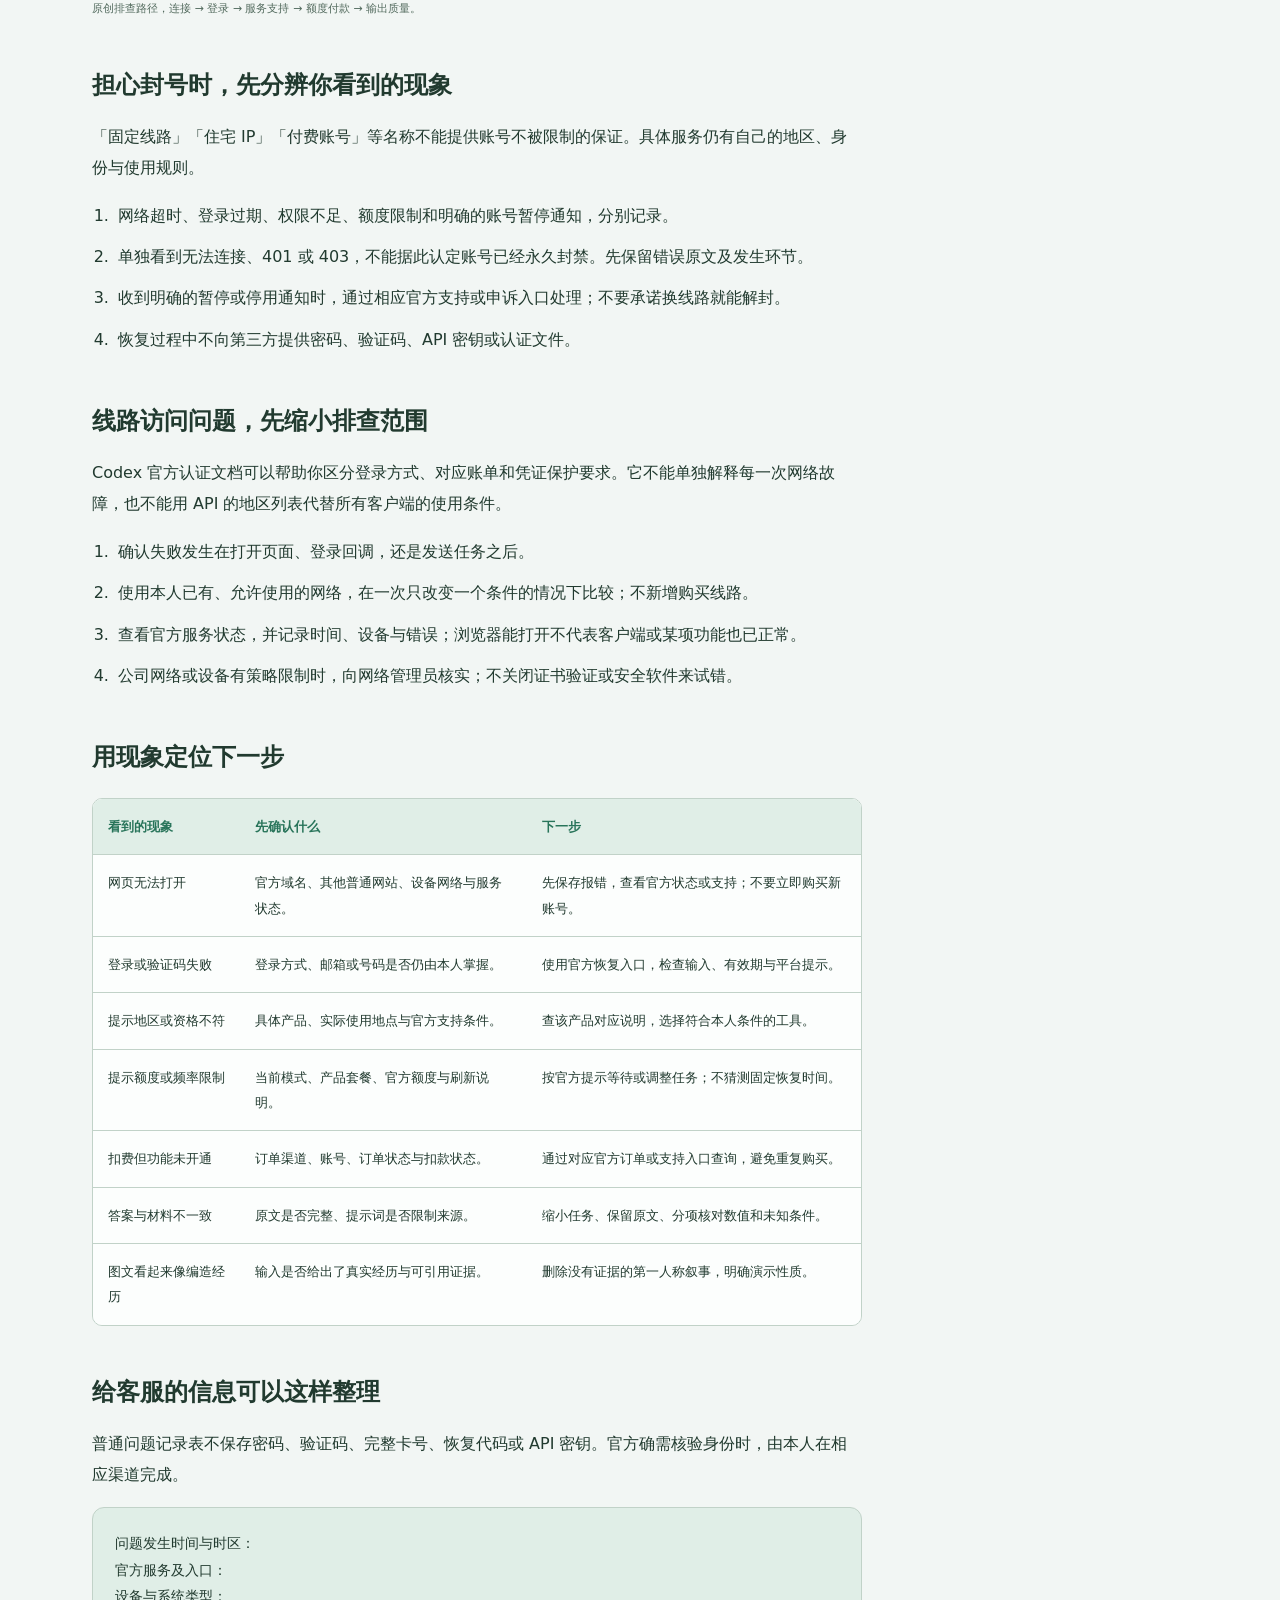
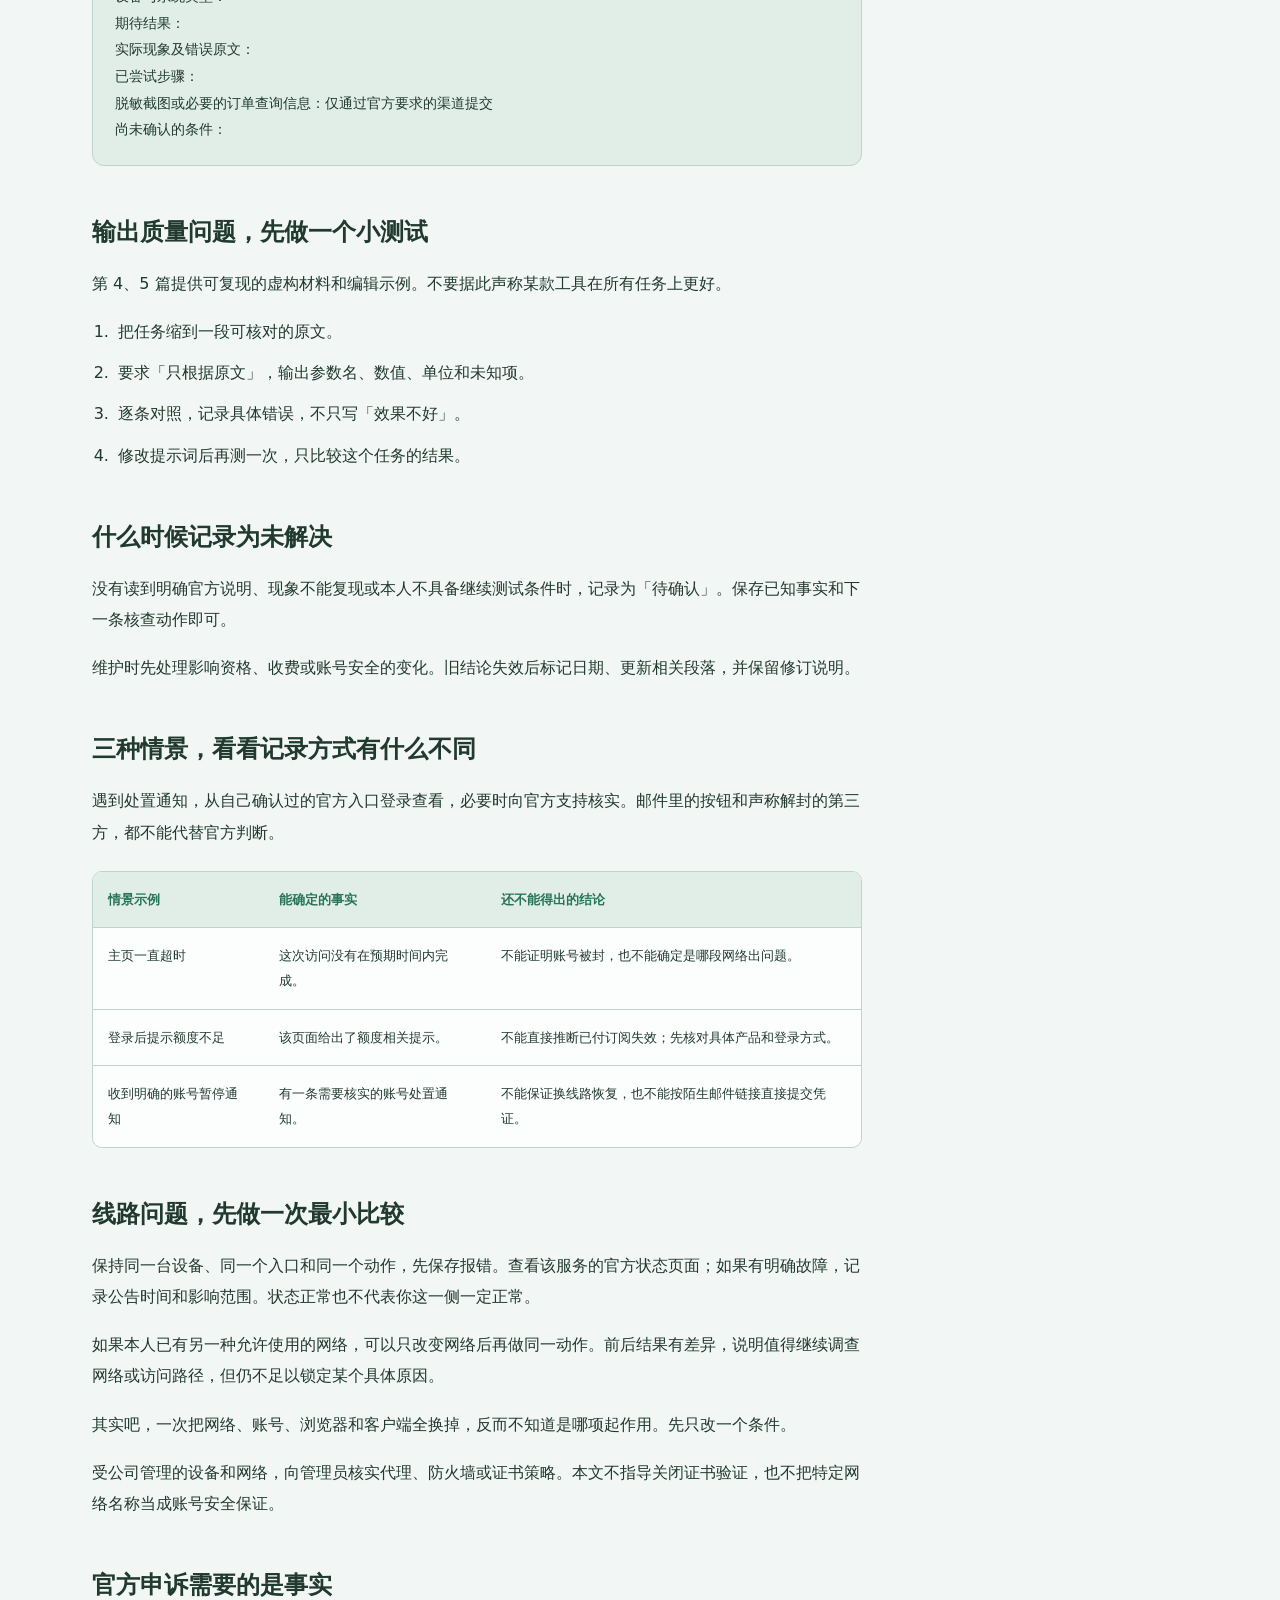
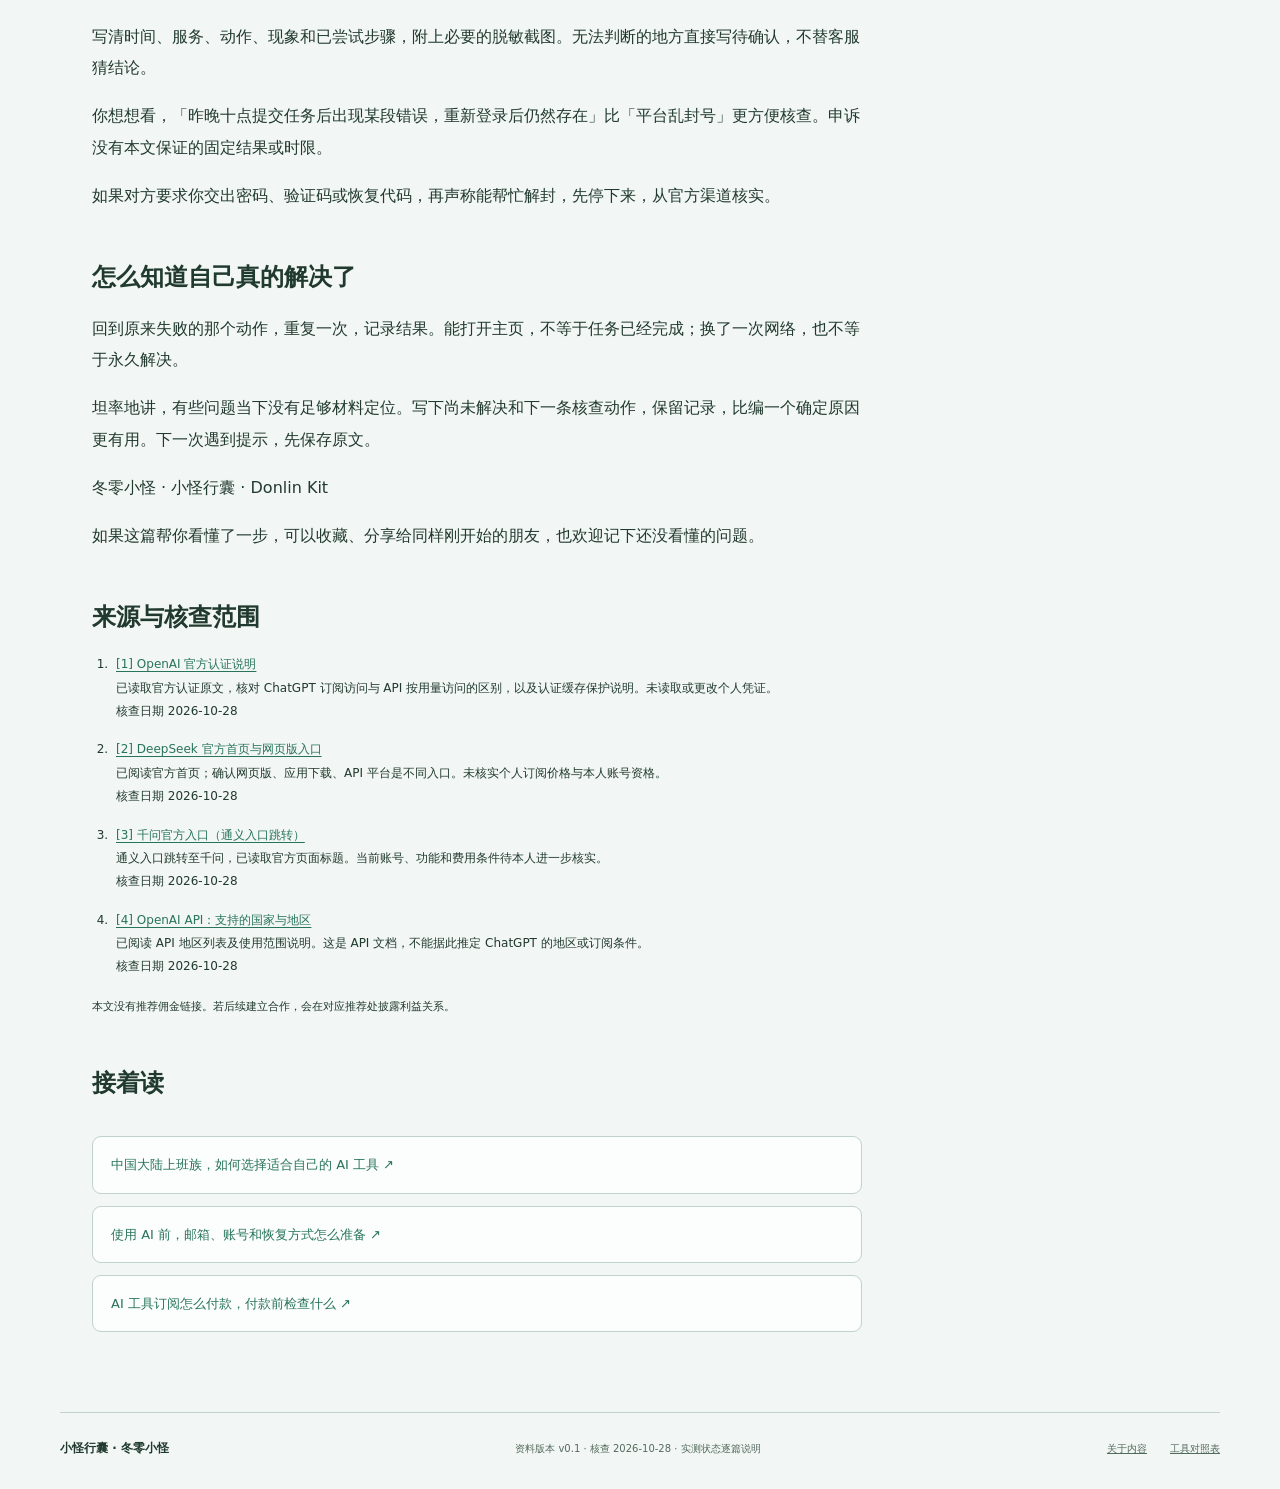
<file: site/articles/06-troubleshooting.html>
<!doctype html><html lang="zh-CN"><head><meta charset="utf-8"><meta name="viewport" content="width=device-width, initial-scale=1"><meta name="color-scheme" content="light dark"><script>try{var t=localStorage.getItem('cloud-resident-theme');document.documentElement.dataset.theme=['light','dark'].includes(t)?t:(matchMedia('(prefers-color-scheme: dark)').matches?'dark':'light')}catch{document.documentElement.dataset.theme=matchMedia('(prefers-color-scheme: dark)').matches?'dark':'light'}</script><meta name="description" content="小怪行囊 Donlin Kit，冬零小怪的数字生活指南。面向中文新手，分享 AI、出海工具与自由生活实践，讲清账号、网络、订阅、收款和安全。"><title>AI 使用常见问题，如何判断问题出在哪里 · 小怪行囊</title><link rel="stylesheet" href="../assets/style.css"></head><body><a class="skip" href="#main">跳到正文</a><header><div class="wrap nav"><a class="brand" href="../index.html"><span class="brand-mark">↗</span><span class="brand-name">小怪行囊<span class="brand-en">DONLIN KIT</span></span></a><nav class="nav-links" aria-label="主导航"><a href="../index.html#start">入门文章</a><a href="../index.html#tools">基础工具</a><a href="../index.html#regions">地区专题</a></nav><div class="nav-actions"><span class="nav-tag">AI · 出海工具 · 自由生活</span><button type="button" id="themeToggle" class="theme-toggle" aria-label="切换到深色模式" aria-pressed="false"><span class="theme-symbol" aria-hidden="true">☾</span><span class="theme-toggle-label">深色</span></button></div></div></header><main id="main" class="article-wrap"><div class="breadcrumbs"><a href="../index.html#start">中国大陆 · AI 入门</a> ／ 第 6 篇</div><div class="article-layout"><article class="article-content"><div class="mini-label">BEGINNER GUIDE / 06</div><h1>AI 使用常见问题，如何判断问题出在哪里</h1><div class="article-meta"><span>问题排查</span><span>原创排查框架＋官方认证说明</span><span>资料修订版 · 待本人实测</span><span>2026-10-28</span></div><p class="article-lead">按连接、账号、服务支持、额度付款和输出质量分层判断。示例问题与真实发生的故障分开记录。</p><div class="evidence-note">适用范围是中文新手的基础判断与教学练习。本文的个人资格、实际付款与工具表现尚待本人验证；两篇案例是助手教学演示。正文中的方法建议与官方产品事实分开说明，来源见文末。</div><section><p>页面转了半天，Codex 没有返回结果。脑子里很容易冒出两个判断，账号是不是封了，线路是不是坏了。</p><p>先把眼前的现象写下来，再决定下一步。</p><p>一个报错，还说明不了全部原因。</p></section><section id="s1"><h2>把故障当成快递，看看停在哪一站</h2><p>从打开页面，到完成登录，再到提交任务、拿到结果，可以先分成几个环节。就像一件快递停在取件、运输还是派送，需要的处理动作不同。这个类比只帮助定位，不是网络协议说明。</p><p>说真的，统一写成「不能用了」，别人很难帮你。写成「主页能打开，登录后提交任务提示额度不足」，范围已经小得多。</p><p>本篇是通用判断方法。没有你的错误原文和实际环境，不能据此诊断你个人账号为什么出现异常。</p></section><section id="s2"><h2>先保存一条可以复查的现象</h2><p>记录时间、入口、设备类型、错误原文、你刚刚执行的动作和期待结果。截图先遮挡账号、订单、验证码等信息。</p><p>下面是排查情景示例，不代表已经收到十名用户的问题，也不是已经在你的设备上复现的故障。真实问题记录表初始为空。</p></section><section><figure><a href="../assets/troubleshoot.svg" target="_blank" rel="noopener"><img loading="lazy" src="../assets/troubleshoot.svg" alt="原创排查路径，连接 → 登录 → 服务支持 → 额度付款 → 输出质量。"></a><figcaption>原创排查路径，连接 → 登录 → 服务支持 → 额度付款 → 输出质量。</figcaption></figure></section><section id="s4"><h2>担心封号时，先分辨你看到的现象</h2><p>「固定线路」「住宅 IP」「付费账号」等名称不能提供账号不被限制的保证。具体服务仍有自己的地区、身份与使用规则。</p><ol><li>网络超时、登录过期、权限不足、额度限制和明确的账号暂停通知，分别记录。</li><li>单独看到无法连接、401 或 403，不能据此认定账号已经永久封禁。先保留错误原文及发生环节。</li><li>收到明确的暂停或停用通知时，通过相应官方支持或申诉入口处理；不要承诺换线路就能解封。</li><li>恢复过程中不向第三方提供密码、验证码、API 密钥或认证文件。</li></ol></section><section id="s5"><h2>线路访问问题，先缩小排查范围</h2><p>Codex 官方认证文档可以帮助你区分登录方式、对应账单和凭证保护要求。它不能单独解释每一次网络故障，也不能用 API 的地区列表代替所有客户端的使用条件。</p><ol><li>确认失败发生在打开页面、登录回调，还是发送任务之后。</li><li>使用本人已有、允许使用的网络，在一次只改变一个条件的情况下比较；不新增购买线路。</li><li>查看官方服务状态，并记录时间、设备与错误；浏览器能打开不代表客户端或某项功能也已正常。</li><li>公司网络或设备有策略限制时，向网络管理员核实；不关闭证书验证或安全软件来试错。</li></ol></section><section id="s6"><h2>用现象定位下一步</h2><div class="table-scroll" tabindex="0" role="region" aria-label="用现象定位下一步"><table><thead><tr><th scope="col">看到的现象</th><th scope="col">先确认什么</th><th scope="col">下一步</th></tr></thead><tbody><tr><td>网页无法打开</td><td>官方域名、其他普通网站、设备网络与服务状态。</td><td>先保存报错，查看官方状态或支持；不要立即购买新账号。</td></tr><tr><td>登录或验证码失败</td><td>登录方式、邮箱或号码是否仍由本人掌握。</td><td>使用官方恢复入口，检查输入、有效期与平台提示。</td></tr><tr><td>提示地区或资格不符</td><td>具体产品、实际使用地点与官方支持条件。</td><td>查该产品对应说明，选择符合本人条件的工具。</td></tr><tr><td>提示额度或频率限制</td><td>当前模式、产品套餐、官方额度与刷新说明。</td><td>按官方提示等待或调整任务；不猜测固定恢复时间。</td></tr><tr><td>扣费但功能未开通</td><td>订单渠道、账号、订单状态与扣款状态。</td><td>通过对应官方订单或支持入口查询，避免重复购买。</td></tr><tr><td>答案与材料不一致</td><td>原文是否完整、提示词是否限制来源。</td><td>缩小任务、保留原文、分项核对数值和未知条件。</td></tr><tr><td>图文看起来像编造经历</td><td>输入是否给出了真实经历与可引用证据。</td><td>删除没有证据的第一人称叙事，明确演示性质。</td></tr></tbody></table></div></section><section id="s7"><h2>给客服的信息可以这样整理</h2><p>普通问题记录表不保存密码、验证码、完整卡号、恢复代码或 API 密钥。官方确需核验身份时，由本人在相应渠道完成。</p><pre><code>问题发生时间与时区：
官方服务及入口：
设备与系统类型：
期待结果：
实际现象及错误原文：
已尝试步骤：
脱敏截图或必要的订单查询信息：仅通过官方要求的渠道提交
尚未确认的条件：</code></pre></section><section id="s8"><h2>输出质量问题，先做一个小测试</h2><p>第 4、5 篇提供可复现的虚构材料和编辑示例。不要据此声称某款工具在所有任务上更好。</p><ol><li>把任务缩到一段可核对的原文。</li><li>要求「只根据原文」，输出参数名、数值、单位和未知项。</li><li>逐条对照，记录具体错误，不只写「效果不好」。</li><li>修改提示词后再测一次，只比较这个任务的结果。</li></ol></section><section id="s9"><h2>什么时候记录为未解决</h2><p>没有读到明确官方说明、现象不能复现或本人不具备继续测试条件时，记录为「待确认」。保存已知事实和下一条核查动作即可。</p><p>维护时先处理影响资格、收费或账号安全的变化。旧结论失效后标记日期、更新相关段落，并保留修订说明。</p></section><section id="s10"><h2>三种情景，看看记录方式有什么不同</h2><p>遇到处置通知，从自己确认过的官方入口登录查看，必要时向官方支持核实。邮件里的按钮和声称解封的第三方，都不能代替官方判断。</p><div class="table-scroll" tabindex="0" role="region" aria-label="三种情景，看看记录方式有什么不同"><table><thead><tr><th scope="col">情景示例</th><th scope="col">能确定的事实</th><th scope="col">还不能得出的结论</th></tr></thead><tbody><tr><td>主页一直超时</td><td>这次访问没有在预期时间内完成。</td><td>不能证明账号被封，也不能确定是哪段网络出问题。</td></tr><tr><td>登录后提示额度不足</td><td>该页面给出了额度相关提示。</td><td>不能直接推断已付订阅失效；先核对具体产品和登录方式。</td></tr><tr><td>收到明确的账号暂停通知</td><td>有一条需要核实的账号处置通知。</td><td>不能保证换线路恢复，也不能按陌生邮件链接直接提交凭证。</td></tr></tbody></table></div></section><section id="s11"><h2>线路问题，先做一次最小比较</h2><p>保持同一台设备、同一个入口和同一个动作，先保存报错。查看该服务的官方状态页面；如果有明确故障，记录公告时间和影响范围。状态正常也不代表你这一侧一定正常。</p><p>如果本人已有另一种允许使用的网络，可以只改变网络后再做同一动作。前后结果有差异，说明值得继续调查网络或访问路径，但仍不足以锁定某个具体原因。</p><p>其实吧，一次把网络、账号、浏览器和客户端全换掉，反而不知道是哪项起作用。先只改一个条件。</p><p>受公司管理的设备和网络，向管理员核实代理、防火墙或证书策略。本文不指导关闭证书验证，也不把特定网络名称当成账号安全保证。</p></section><section id="s12"><h2>官方申诉需要的是事实</h2><p>写清时间、服务、动作、现象和已尝试步骤，附上必要的脱敏截图。无法判断的地方直接写待确认，不替客服猜结论。</p><p>你想想看，「昨晚十点提交任务后出现某段错误，重新登录后仍然存在」比「平台乱封号」更方便核查。申诉没有本文保证的固定结果或时限。</p><p>如果对方要求你交出密码、验证码或恢复代码，再声称能帮忙解封，先停下来，从官方渠道核实。</p></section><section id="s13"><h2>怎么知道自己真的解决了</h2><p>回到原来失败的那个动作，重复一次，记录结果。能打开主页，不等于任务已经完成；换了一次网络，也不等于永久解决。</p><p>坦率地讲，有些问题当下没有足够材料定位。写下尚未解决和下一条核查动作，保留记录，比编一个确定原因更有用。下一次遇到提示，先保存原文。</p></section><section><p>冬零小怪 · 小怪行囊 · Donlin Kit</p><p>如果这篇帮你看懂了一步，可以收藏、分享给同样刚开始的朋友，也欢迎记下还没看懂的问题。</p></section><section id="sources"><h2>来源与核查范围</h2><ol class="source-list"><li id="source-codex"><a href="https://learn.chatgpt.com/docs/auth" target="_blank" rel="noopener">[1] OpenAI 官方认证说明</a><br>已读取官方认证原文，核对 ChatGPT 订阅访问与 API 按用量访问的区别，以及认证缓存保护说明。未读取或更改个人凭证。<br>核查日期 2026-10-28</li><li id="source-deepseek"><a href="https://www.deepseek.com/" target="_blank" rel="noopener">[2] DeepSeek 官方首页与网页版入口</a><br>已阅读官方首页；确认网页版、应用下载、API 平台是不同入口。未核实个人订阅价格与本人账号资格。<br>核查日期 2026-10-28</li><li id="source-qianwen"><a href="https://www.qianwen.com/" target="_blank" rel="noopener">[3] 千问官方入口（通义入口跳转）</a><br>通义入口跳转至千问，已读取官方页面标题。当前账号、功能和费用条件待本人进一步核实。<br>核查日期 2026-10-28</li><li id="source-openai"><a href="https://developers.openai.com/api/docs/supported-countries" target="_blank" rel="noopener">[4] OpenAI API：支持的国家与地区</a><br>已阅读 API 地区列表及使用范围说明。这是 API 文档，不能据此推定 ChatGPT 的地区或订阅条件。<br>核查日期 2026-10-28</li></ol><p class="public-state">本文没有推荐佣金链接。若后续建立合作，会在对应推荐处披露利益关系。</p></section><section id="next"><h2>接着读</h2><div class="related"><a href="01-choose-ai.html">中国大陆上班族，如何选择适合自己的 AI 工具 ↗</a><a href="02-accounts.html">使用 AI 前，邮箱、账号和恢复方式怎么准备 ↗</a><a href="03-payments.html">AI 工具订阅怎么付款，付款前检查什么 ↗</a></div></section></article><aside class="toc" aria-label="文章目录"><b>这一篇读什么</b><a href="#s1">把故障当成快递，看看停在哪一站</a><a href="#s2">先保存一条可以复查的现象</a><a href="#s4">担心封号时，先分辨你看到的现象</a><a href="#s5">线路访问问题，先缩小排查范围</a><a href="#s6">用现象定位下一步</a><a href="#s7">给客服的信息可以这样整理</a><a href="#s8">输出质量问题，先做一个小测试</a><a href="#s9">什么时候记录为未解决</a><a href="#s10">三种情景，看看记录方式有什么不同</a><a href="#s11">线路问题，先做一次最小比较</a><a href="#s12">官方申诉需要的是事实</a><a href="#s13">怎么知道自己真的解决了</a><a href="#sources">来源与核查范围</a><a href="../downloads/06-troubleshooting_修正版.md" download>下载 Markdown 原稿 ↓</a></aside></div></main><footer class="wrap footer"><div class="footer-brand">小怪行囊 · 冬零小怪</div><small>资料版本 v0.1 · 核查 2026-10-28 · 实测状态逐篇说明</small><div class="footer-links"><a href="../index.html#about">关于内容</a><a href="../downloads/工具对照表.md" download>工具对照表</a></div></footer><script>(() => {
  const root=document.documentElement,button=document.getElementById('themeToggle');
  if(!button)return;
  const media=window.matchMedia('(prefers-color-scheme: dark)');
  let saved=null;
  try{saved=localStorage.getItem('cloud-resident-theme');}catch{}
  if(!['light','dark'].includes(saved))saved=null;
  function apply(theme){root.dataset.theme=theme;const dark=theme==='dark';button.setAttribute('aria-pressed',String(dark));button.setAttribute('aria-label',dark?'切换到浅色模式':'切换到深色模式');button.querySelector('.theme-symbol').textContent=dark?'☀':'☾';button.querySelector('.theme-toggle-label').textContent=dark?'浅色':'深色';}
  apply(saved||(media.matches?'dark':'light'));
  button.addEventListener('click',()=>{saved=root.dataset.theme==='dark'?'light':'dark';apply(saved);try{localStorage.setItem('cloud-resident-theme',saved);}catch{}});
  media.addEventListener('change',event=>{if(!saved)apply(event.matches?'dark':'light');});
  window.addEventListener('storage',event=>{if(event.key==='cloud-resident-theme'){saved=['light','dark'].includes(event.newValue)?event.newValue:null;apply(saved||(media.matches?'dark':'light'));}});
})();
</script></body></html>
</file>
<file: assets/design-preview.css>
:root{color-scheme:light;--page:#eeefeb;--panel:#fafbf8;--text:#25312c;--secondary:#58665e;--edge:#c5cbc5;--control:#344e41;--focus:#185caa;font-family:system-ui,-apple-system,"Segoe UI","Microsoft YaHei",sans-serif;font-size:16px}
*{box-sizing:border-box}body{margin:0;background:var(--page);color:var(--text);line-height:1.7}button,select{font:inherit}button,a,select{-webkit-tap-highlight-color:transparent}button,select{cursor:pointer}a{color:inherit;text-underline-offset:4px}button:focus-visible,select:focus-visible,a:focus-visible{outline:3px solid var(--focus);outline-offset:4px}button{min-height:44px}button:hover{filter:brightness(.94)}.skip-link{position:absolute;left:16px;top:-100px;padding:10px;background:var(--panel);z-index:10}.skip-link:focus{top:10px}.page-head,main{width:min(1380px,calc(100% - 80px));margin:auto}.page-head{padding:40px 0 28px}.back-link{font-size:14px}.edition{display:block;margin-top:38px;font-size:12px;letter-spacing:2px;color:var(--secondary)}h1{font-size:clamp(28px,3.4vw,44px);font-weight:600;letter-spacing:-1px;margin:10px 0}.page-head p{max-width:750px;margin:0;color:var(--secondary)}.controls{display:flex;justify-content:space-between;gap:20px;align-items:center;flex-wrap:wrap;border-top:1px solid var(--edge);padding-top:22px}.mode-controls{display:flex;align-items:center;flex-wrap:wrap;gap:9px}.mode-controls span,.controls label{font-size:14px}.mode-controls button,.controls select{padding:8px 14px;border:1px solid var(--secondary);border-radius:7px;color:var(--text);background:var(--panel)}.controls label{display:flex;align-items:center;gap:10px}.simulation-note{font-size:13px;color:var(--secondary);margin:13px 0 27px;max-width:850px}.gallery{display:grid;grid-template-columns:repeat(2,minmax(0,1fr));gap:32px}.theme-option{min-width:0}.option-head{display:flex;align-items:center;justify-content:space-between;gap:15px;margin-bottom:14px}.option-name{display:flex;gap:12px;align-items:center}.option-number{font-family:Georgia,serif;font-size:28px;color:var(--secondary)}.option-name h2{font-size:21px;font-weight:600;margin:0}.option-name p{font-size:13px;margin:1px 0 0;color:var(--secondary)}.mode-picker{display:flex;gap:4px;flex-shrink:0}.mode-picker button{border:1px solid var(--secondary);background:var(--panel);color:var(--text);border-radius:6px;padding:6px 11px;font-size:13px}.mode-picker button[aria-pressed=true]{background:var(--control);color:#fff}.mode-picker button[aria-pressed=true]::before{content:'✓ ';font-weight:600}.sample{background:var(--g-bg);color:var(--g-ink);border:1px solid var(--g-border);border-radius:13px;overflow:hidden;color-scheme:light}.sample[data-mode=dark]{color-scheme:dark}.sample a:focus-visible{outline-color:var(--g-focus)}.sample-nav{padding:19px 26px;border-bottom:1px solid var(--g-border);display:flex;align-items:center;justify-content:space-between;gap:16px}.sample-brand{display:flex;align-items:center;gap:10px;text-decoration:none}.brand-arrow{display:grid;place-items:center;background:var(--g-primary);color:var(--g-on);width:33px;height:33px;border-radius:8px;font-size:22px}.brand-title{font-size:17px;font-weight:600}.brand-en{display:block;font-size:9px;letter-spacing:1px;color:var(--g-muted)}.nav-label{font-size:12px;color:var(--g-muted)}.sample-body{padding:30px 28px 26px}.eyebrow{font-size:10px;letter-spacing:1.5px;color:var(--g-primary);font-weight:600}.sample h3{font-size:clamp(25px,2.5vw,33px);font-weight:600;line-height:1.5;letter-spacing:-.7px;margin:13px 0}.sample h3 em{font-style:normal;color:var(--g-primary)}.hero-desc{font-size:14px;line-height:1.9;color:var(--g-muted);max-width:460px;margin:12px 0 22px}.sample-actions{display:flex;flex-wrap:wrap;align-items:center;gap:20px}.sample-cta{display:inline-flex;align-items:center;justify-content:center;min-height:46px;padding:10px 17px;background:var(--g-primary);color:var(--g-on);border-radius:7px;text-decoration:none;font-size:13px;font-weight:600}.sample-link{font-size:13px;color:var(--g-primary);text-decoration:underline;text-decoration-thickness:1px}.path{display:flex;flex-wrap:wrap;gap:7px;align-items:center;padding:20px 0 24px;font-size:12px;color:var(--g-muted);border-bottom:1px solid var(--g-border)}.path-current{color:var(--g-primary);font-weight:600}.section-title{display:flex;align-items:center;justify-content:space-between;gap:10px;margin:22px 0 12px}.section-title h4{font-size:16px;margin:0;font-weight:600}.section-title span{font-size:11px;color:var(--g-muted)}.mini-articles{display:grid;grid-template-columns:1fr 1fr;gap:12px}.mini-article{display:flex;flex-direction:column;border:1px solid var(--g-border);background:var(--g-surface);border-radius:9px;overflow:hidden}.article-cover{padding:14px 16px;background:var(--g-tint);color:var(--g-primary);font-size:11px;font-weight:600;letter-spacing:1px}.article-summary{padding:16px;display:flex;flex-direction:column;gap:10px;flex:1}.article-summary h5{font-size:14px;line-height:1.65;margin:0;font-weight:600}.article-summary p{font-size:12px;line-height:1.8;color:var(--g-muted);margin:0;flex:1}.article-summary a{font-size:12px;color:var(--g-primary)}.sample-status{display:flex;flex-wrap:wrap;gap:9px;margin-top:20px;font-size:11px}.status-item{display:flex;gap:6px;align-items:center;padding:6px 9px;border:1px solid var(--g-muted);border-radius:5px;background:var(--g-surface);color:var(--g-ink)}.status-item .symbol{font-weight:600;color:var(--g-primary)}.sample-footer{margin-top:22px;color:var(--g-muted);font-size:11px}.option-bottom{padding-top:12px;display:flex;gap:12px;flex-wrap:wrap;align-items:center;justify-content:space-between}.color-values{display:flex;gap:8px;flex-wrap:wrap;font-size:11px;color:var(--secondary)}.color-values span{display:flex;align-items:center;gap:5px}.swatch{width:13px;height:13px;border:1px solid var(--secondary);border-radius:3px;display:inline-block}.solo-link{font-size:12px;color:var(--text)}.contrast-report{font-size:12px;color:var(--secondary);margin:8px 0 0}.page-foot{padding:35px 0 45px;margin-top:35px;border-top:1px solid var(--edge);font-size:12px;color:var(--secondary)}.sr-only{position:absolute;width:1px;height:1px;padding:0;overflow:hidden;clip:rect(0,0,0,0);white-space:nowrap;border:0}.single-view .gallery{grid-template-columns:1fr;max-width:1060px;margin:auto}.single-view .sample-body{padding:45px}.single-view .sample h3{font-size:44px}.single-view .mini-articles{max-width:820px}.single-view .option-name h2{font-size:24px}.single-view .sample-nav{padding-inline:45px}
.palette-spec{margin-top:12px;border-top:1px solid var(--edge);padding-top:8px;font-size:13px}.palette-spec summary{cursor:pointer;padding:8px 0;min-height:44px;text-decoration:underline;text-underline-offset:4px}.palette-spec table{border-collapse:collapse;width:100%;margin-top:10px;text-align:left;font-size:12px}.palette-spec th,.palette-spec td{padding:9px 5px;border-bottom:1px solid var(--edge);font-weight:400}.palette-spec thead th{font-weight:600}.hex-cell{display:flex;align-items:center;gap:6px;white-space:nowrap}.hex-cell code{font:inherit}.palette-spec p{font-size:12px;color:var(--secondary)}
@media(prefers-color-scheme:dark){:root{color-scheme:dark;--page:#171c19;--panel:#242d27;--text:#edf1e9;--secondary:#b3bfb5;--edge:#48534b;--control:#365e48;--focus:#9acbff}}
@media(max-width:950px){.gallery{grid-template-columns:1fr;gap:36px}.sample h3{font-size:34px}.page-head,main{width:calc(100% - 40px)}.controls{gap:14px}.page-head{padding-top:24px}.edition{margin-top:27px}}
@media(max-width:480px){.page-head,main{width:calc(100% - 28px)}.option-head{align-items:flex-start;flex-wrap:wrap;gap:10px}.mode-picker{margin-left:auto}.sample-nav{padding:16px 18px}.sample-body,.single-view .sample-body{padding:25px 18px}.sample h3,.single-view .sample h3{font-size:28px}.single-view .sample-nav{padding-inline:18px}.mini-articles{grid-template-columns:1fr}.article-summary{gap:9px}.article-cover{padding:10px 14px}.article-summary{padding:14px}.nav-label{font-size:11px}.controls label{align-items:flex-start;flex-direction:column;gap:5px;width:100%}.controls select{width:100%;min-width:0}.mode-controls{gap:7px}.mode-controls button{font-size:13px;padding-inline:10px}.option-name h2{font-size:20px}.page-head p{font-size:14px}.page-foot{margin-top:25px}}
@media(prefers-reduced-motion:reduce){*{scroll-behavior:auto!important}}
</file>
<file: site/assets/design-preview.css>
:root{color-scheme:light;--page:#eeefeb;--panel:#fafbf8;--text:#25312c;--secondary:#58665e;--edge:#c5cbc5;--control:#344e41;--focus:#185caa;font-family:system-ui,-apple-system,"Segoe UI","Microsoft YaHei",sans-serif;font-size:16px}
*{box-sizing:border-box}body{margin:0;background:var(--page);color:var(--text);line-height:1.7}button,select{font:inherit}button,a,select{-webkit-tap-highlight-color:transparent}button,select{cursor:pointer}a{color:inherit;text-underline-offset:4px}button:focus-visible,select:focus-visible,a:focus-visible{outline:3px solid var(--focus);outline-offset:4px}button{min-height:44px}button:hover{filter:brightness(.94)}.skip-link{position:absolute;left:16px;top:-100px;padding:10px;background:var(--panel);z-index:10}.skip-link:focus{top:10px}.page-head,main{width:min(1380px,calc(100% - 80px));margin:auto}.page-head{padding:40px 0 28px}.back-link{font-size:14px}.edition{display:block;margin-top:38px;font-size:12px;letter-spacing:2px;color:var(--secondary)}h1{font-size:clamp(28px,3.4vw,44px);font-weight:600;letter-spacing:-1px;margin:10px 0}.page-head p{max-width:750px;margin:0;color:var(--secondary)}.controls{display:flex;justify-content:space-between;gap:20px;align-items:center;flex-wrap:wrap;border-top:1px solid var(--edge);padding-top:22px}.mode-controls{display:flex;align-items:center;flex-wrap:wrap;gap:9px}.mode-controls span,.controls label{font-size:14px}.mode-controls button,.controls select{padding:8px 14px;border:1px solid var(--secondary);border-radius:7px;color:var(--text);background:var(--panel)}.controls label{display:flex;align-items:center;gap:10px}.simulation-note{font-size:13px;color:var(--secondary);margin:13px 0 27px;max-width:850px}.gallery{display:grid;grid-template-columns:repeat(2,minmax(0,1fr));gap:32px}.theme-option{min-width:0}.option-head{display:flex;align-items:center;justify-content:space-between;gap:15px;margin-bottom:14px}.option-name{display:flex;gap:12px;align-items:center}.option-number{font-family:Georgia,serif;font-size:28px;color:var(--secondary)}.option-name h2{font-size:21px;font-weight:600;margin:0}.option-name p{font-size:13px;margin:1px 0 0;color:var(--secondary)}.mode-picker{display:flex;gap:4px;flex-shrink:0}.mode-picker button{border:1px solid var(--secondary);background:var(--panel);color:var(--text);border-radius:6px;padding:6px 11px;font-size:13px}.mode-picker button[aria-pressed=true]{background:var(--control);color:#fff}.mode-picker button[aria-pressed=true]::before{content:'✓ ';font-weight:600}.sample{background:var(--g-bg);color:var(--g-ink);border:1px solid var(--g-border);border-radius:13px;overflow:hidden;color-scheme:light}.sample[data-mode=dark]{color-scheme:dark}.sample a:focus-visible{outline-color:var(--g-focus)}.sample-nav{padding:19px 26px;border-bottom:1px solid var(--g-border);display:flex;align-items:center;justify-content:space-between;gap:16px}.sample-brand{display:flex;align-items:center;gap:10px;text-decoration:none}.brand-arrow{display:grid;place-items:center;background:var(--g-primary);color:var(--g-on);width:33px;height:33px;border-radius:8px;font-size:22px}.brand-title{font-size:17px;font-weight:600}.brand-en{display:block;font-size:9px;letter-spacing:1px;color:var(--g-muted)}.nav-label{font-size:12px;color:var(--g-muted)}.sample-body{padding:30px 28px 26px}.eyebrow{font-size:10px;letter-spacing:1.5px;color:var(--g-primary);font-weight:600}.sample h3{font-size:clamp(25px,2.5vw,33px);font-weight:600;line-height:1.5;letter-spacing:-.7px;margin:13px 0}.sample h3 em{font-style:normal;color:var(--g-primary)}.hero-desc{font-size:14px;line-height:1.9;color:var(--g-muted);max-width:460px;margin:12px 0 22px}.sample-actions{display:flex;flex-wrap:wrap;align-items:center;gap:20px}.sample-cta{display:inline-flex;align-items:center;justify-content:center;min-height:46px;padding:10px 17px;background:var(--g-primary);color:var(--g-on);border-radius:7px;text-decoration:none;font-size:13px;font-weight:600}.sample-link{font-size:13px;color:var(--g-primary);text-decoration:underline;text-decoration-thickness:1px}.path{display:flex;flex-wrap:wrap;gap:7px;align-items:center;padding:20px 0 24px;font-size:12px;color:var(--g-muted);border-bottom:1px solid var(--g-border)}.path-current{color:var(--g-primary);font-weight:600}.section-title{display:flex;align-items:center;justify-content:space-between;gap:10px;margin:22px 0 12px}.section-title h4{font-size:16px;margin:0;font-weight:600}.section-title span{font-size:11px;color:var(--g-muted)}.mini-articles{display:grid;grid-template-columns:1fr 1fr;gap:12px}.mini-article{display:flex;flex-direction:column;border:1px solid var(--g-border);background:var(--g-surface);border-radius:9px;overflow:hidden}.article-cover{padding:14px 16px;background:var(--g-tint);color:var(--g-primary);font-size:11px;font-weight:600;letter-spacing:1px}.article-summary{padding:16px;display:flex;flex-direction:column;gap:10px;flex:1}.article-summary h5{font-size:14px;line-height:1.65;margin:0;font-weight:600}.article-summary p{font-size:12px;line-height:1.8;color:var(--g-muted);margin:0;flex:1}.article-summary a{font-size:12px;color:var(--g-primary)}.sample-status{display:flex;flex-wrap:wrap;gap:9px;margin-top:20px;font-size:11px}.status-item{display:flex;gap:6px;align-items:center;padding:6px 9px;border:1px solid var(--g-muted);border-radius:5px;background:var(--g-surface);color:var(--g-ink)}.status-item .symbol{font-weight:600;color:var(--g-primary)}.sample-footer{margin-top:22px;color:var(--g-muted);font-size:11px}.option-bottom{padding-top:12px;display:flex;gap:12px;flex-wrap:wrap;align-items:center;justify-content:space-between}.color-values{display:flex;gap:8px;flex-wrap:wrap;font-size:11px;color:var(--secondary)}.color-values span{display:flex;align-items:center;gap:5px}.swatch{width:13px;height:13px;border:1px solid var(--secondary);border-radius:3px;display:inline-block}.solo-link{font-size:12px;color:var(--text)}.contrast-report{font-size:12px;color:var(--secondary);margin:8px 0 0}.page-foot{padding:35px 0 45px;margin-top:35px;border-top:1px solid var(--edge);font-size:12px;color:var(--secondary)}.sr-only{position:absolute;width:1px;height:1px;padding:0;overflow:hidden;clip:rect(0,0,0,0);white-space:nowrap;border:0}.single-view .gallery{grid-template-columns:1fr;max-width:1060px;margin:auto}.single-view .sample-body{padding:45px}.single-view .sample h3{font-size:44px}.single-view .mini-articles{max-width:820px}.single-view .option-name h2{font-size:24px}.single-view .sample-nav{padding-inline:45px}
.palette-spec{margin-top:12px;border-top:1px solid var(--edge);padding-top:8px;font-size:13px}.palette-spec summary{cursor:pointer;padding:8px 0;min-height:44px;text-decoration:underline;text-underline-offset:4px}.palette-spec table{border-collapse:collapse;width:100%;margin-top:10px;text-align:left;font-size:12px}.palette-spec th,.palette-spec td{padding:9px 5px;border-bottom:1px solid var(--edge);font-weight:400}.palette-spec thead th{font-weight:600}.hex-cell{display:flex;align-items:center;gap:6px;white-space:nowrap}.hex-cell code{font:inherit}.palette-spec p{font-size:12px;color:var(--secondary)}
@media(prefers-color-scheme:dark){:root{color-scheme:dark;--page:#171c19;--panel:#242d27;--text:#edf1e9;--secondary:#b3bfb5;--edge:#48534b;--control:#365e48;--focus:#9acbff}}
@media(max-width:950px){.gallery{grid-template-columns:1fr;gap:36px}.sample h3{font-size:34px}.page-head,main{width:calc(100% - 40px)}.controls{gap:14px}.page-head{padding-top:24px}.edition{margin-top:27px}}
@media(max-width:480px){.page-head,main{width:calc(100% - 28px)}.option-head{align-items:flex-start;flex-wrap:wrap;gap:10px}.mode-picker{margin-left:auto}.sample-nav{padding:16px 18px}.sample-body,.single-view .sample-body{padding:25px 18px}.sample h3,.single-view .sample h3{font-size:28px}.single-view .sample-nav{padding-inline:18px}.mini-articles{grid-template-columns:1fr}.article-summary{gap:9px}.article-cover{padding:10px 14px}.article-summary{padding:14px}.nav-label{font-size:11px}.controls label{align-items:flex-start;flex-direction:column;gap:5px;width:100%}.controls select{width:100%;min-width:0}.mode-controls{gap:7px}.mode-controls button{font-size:13px;padding-inline:10px}.option-name h2{font-size:20px}.page-head p{font-size:14px}.page-foot{margin-top:25px}}
@media(prefers-reduced-motion:reduce){*{scroll-behavior:auto!important}}
</file>
<file: site/assets/style.css>
:root{--ink:var(--theme-ink);--green:var(--theme-primary);--muted:var(--theme-muted);--paper:var(--theme-paper);--line:var(--theme-line);--lime:var(--theme-tint);--cream:var(--theme-tint);--white:var(--theme-surface);--radius:20px}
*{box-sizing:border-box}html{scroll-behavior:smooth;scroll-padding-top:100px}body{margin:0;background:var(--paper);color:var(--ink);font-family:"Microsoft YaHei","PingFang SC",system-ui,sans-serif;font-size:14px;line-height:1.75}button,input{font:inherit}button,a{-webkit-tap-highlight-color:transparent}button{cursor:pointer}a{color:inherit;text-decoration:none}button:focus-visible,a:focus-visible,input:focus-visible,summary:focus-visible{outline:3px solid var(--theme-primary);outline-offset:5px}button:disabled{cursor:default}::selection{background:var(--lime)}svg{width:22px;height:22px;fill:none;stroke:currentColor;stroke-width:1.65;stroke-linecap:round;stroke-linejoin:round;flex-shrink:0}.wrap{width:min(1160px,calc(100% - 64px));margin-inline:auto}.skip{position:fixed;top:-100px;left:20px;z-index:100;background:var(--green);color:white;padding:10px}.skip:focus{top:8px}
header{position:sticky;top:0;z-index:20;background:rgba(250,251,247,.94);backdrop-filter:blur(16px);border-bottom:1px solid var(--line)}.nav{height:84px;display:flex;align-items:center;justify-content:space-between;gap:24px}.brand{display:flex;align-items:center;gap:11px}.brand-mark{width:36px;height:36px;border-radius:50%;display:grid;place-items:center;background:var(--green);color:var(--lime);transform:rotate(-12deg)}.brand-mark svg{width:22px;height:22px}.brand-name{font-size:20px;font-weight:750;letter-spacing:2px;line-height:1.35}.brand-en{display:block;font-size:9px;font-weight:500;letter-spacing:2.5px}.nav-links{display:flex;gap:29px;color:var(--theme-muted);font-size:13px}.nav-links a:hover{color:var(--green)}.nav-actions{display:flex;gap:17px;align-items:center}.preview-tag{font-size:10px;letter-spacing:1px;color:var(--muted);border:1px solid var(--line);padding:2px 7px;border-radius:4px}.list-button{background:transparent;border:0;padding:8px 0;display:flex;gap:7px;align-items:center;font-size:12px;color:var(--green)}.count{background:var(--green);color:white;border-radius:50%;min-width:20px;height:20px;display:inline-grid;place-items:center;font-size:10px}.mobile-menu{display:none;background:transparent;border:0;color:var(--green);padding:6px}
.hero{position:relative;overflow:hidden}.hero-grid{display:grid;grid-template-columns:1.12fr 1fr;gap:76px;align-items:center;padding-top:76px;padding-bottom:67px}.eyebrow{font-size:10px;letter-spacing:2.4px;font-weight:650;color:var(--theme-muted);display:flex;align-items:center;gap:9px}.dot{width:6px;height:6px;border-radius:50%;background:var(--theme-primary)}.hero h1{font-size:clamp(39px,4.25vw,57px);font-weight:650;line-height:1.35;letter-spacing:-2px;margin:23px 0 21px}.hero h1 em{font-style:normal;color:var(--theme-primary);position:relative;white-space:nowrap}.hero h1 em:after{content:"";position:absolute;height:9px;background:var(--lime);left:0;right:0;bottom:3px;z-index:-1;transform:rotate(-2deg)}.hero-copy{font-size:14px;color:var(--theme-muted);line-height:2.05;max-width:430px}.hero-actions{display:flex;align-items:center;gap:24px;margin:28px 0 23px}.btn{display:inline-flex;align-items:center;justify-content:center;gap:16px;min-height:47px;padding:11px 22px;border:1px solid transparent;border-radius:8px;font-size:12px;font-weight:600;background:var(--green);color:white;transition:transform .2s,background .2s}.btn:hover{background:var(--theme-hover);transform:translateY(-2px)}.btn svg{width:17px;height:17px}.text-link{display:inline-flex;align-items:center;gap:10px;font-size:12px;background:none;border:0;color:var(--green);padding:0}.text-link svg{width:15px;height:15px}.hero-note{font-size:11px;display:flex;gap:7px;align-items:center;color:var(--theme-muted)}.hero-note svg{width:14px;height:14px}.map-scene{position:relative;padding:18px 18px 22px 0}.map-scene:before{content:"";position:absolute;width:360px;height:360px;top:4px;right:-12px;border:1px solid var(--theme-line);border-radius:50%;z-index:-1}.map-scene:after{content:"";position:absolute;width:315px;height:315px;top:27px;right:10px;border:1px dashed var(--theme-line);border-radius:50%;z-index:-1}.map-card{background:var(--theme-surface);border:1px solid var(--theme-line);border-radius:18px;padding:26px 27px 24px;box-shadow:0 20px 50px rgb(var(--theme-shadow-rgb) / 0.063);transform:rotate(-2deg);position:relative}.map-top{display:flex;justify-content:space-between;align-items:center;font-size:9px;letter-spacing:1.7px;color:var(--theme-muted)}.map-top span:last-child{letter-spacing:0;border:1px solid var(--line);padding:1px 8px;border-radius:20px;font-size:10px;color:var(--theme-primary)}.map-card h2{font-size:23px;font-weight:600;margin:16px 0 6px;letter-spacing:-.5px}.map-sub{font-size:11px;color:var(--muted);margin:0 0 21px}.route{display:flex;gap:13px;align-items:center;padding:13px 0;border-top:1px solid var(--theme-line)}.route-icon{width:37px;height:37px;border-radius:11px;background:var(--theme-tint);display:grid;place-items:center;color:var(--theme-primary)}.route-icon svg{width:18px;height:18px}.route-text{flex:1}.route-text b{display:block;font-size:12px;font-weight:550}.route-text small{font-size:10px;color:var(--theme-muted)}.route-status{color:var(--theme-muted);font-size:10px}.map-foot{background:var(--theme-tint);border-radius:7px;margin-top:9px;padding:10px 12px;font-size:10px;color:var(--theme-muted);display:flex;align-items:center;gap:7px}.map-foot svg{width:14px;height:14px}.floating-note{position:absolute;bottom:0;right:-12px;padding:13px 17px;background:var(--lime);border-radius:10px;transform:rotate(5deg);font-size:12px;font-weight:600;box-shadow:0 7px 20px rgb(var(--theme-shadow-rgb) / 0.063)}.floating-note span{display:block;letter-spacing:1px;font-size:8px;color:var(--theme-muted);font-weight:500;margin-top:2px}.plane{position:absolute;right:-18px;top:-13px;color:var(--theme-muted);transform:rotate(10deg);width:43px;height:43px}
.principles{border-top:1px solid var(--line);border-bottom:1px solid var(--line);padding:20px 0;display:flex;align-items:center;justify-content:space-between;gap:20px}.principles p{margin:0;font-size:11px;color:var(--theme-muted)}.principles .points{display:flex;gap:32px}.principles .point{display:flex;align-items:center;gap:8px;font-size:11px;color:var(--theme-primary)}.point svg{width:16px;height:16px}.section{padding-top:70px;padding-bottom:70px}.section-head{display:flex;justify-content:space-between;align-items:flex-end;gap:24px;margin-bottom:28px}.section-kicker{font-family:Georgia,serif;font-size:11px;color:var(--theme-muted);letter-spacing:2px;margin-bottom:9px}.section-head h2,.about h2{font-size:29px;font-weight:550;margin:0;letter-spacing:-.7px;line-height:1.5}.section-head p{color:var(--muted);font-size:12px;margin:10px 0 0}.section-index{font-family:Georgia,serif;font-style:italic;font-size:17px;color:var(--theme-muted)}.categories{display:grid;grid-template-columns:repeat(4,1fr);gap:16px}.category{position:relative;display:flex;flex-direction:column;align-items:flex-start;text-align:left;width:100%;padding:24px 22px 21px;background:white;border:1px solid var(--line);border-radius:13px;color:var(--ink);transition:transform .2s,border-color .2s,box-shadow .2s;min-height:218px}.category:hover{border-color:var(--theme-muted);transform:translateY(-5px);box-shadow:0 12px 24px rgb(var(--theme-shadow-rgb) / 0.031)}.category-top{width:100%;display:flex;align-items:center;justify-content:space-between}.icon-box{width:42px;height:42px;display:grid;place-items:center;border-radius:12px;background:var(--theme-tint);color:var(--theme-muted)}.category:nth-child(2) .icon-box{background:var(--theme-tint);color:var(--theme-primary)}.category:nth-child(3) .icon-box{background:var(--theme-tint);color:var(--theme-primary)}.category:nth-child(4) .icon-box{background:var(--theme-tint);color:var(--theme-muted)}.tiny-label{font-size:10px;color:var(--theme-muted)}.category h3{font-size:16px;margin:21px 0 7px;font-weight:600}.category p{color:var(--muted);font-size:11px;line-height:1.9;margin:0;padding-right:9px}.card-arrow{position:absolute;bottom:20px;right:20px;width:14px;height:14px;color:var(--theme-muted)}.catalog-band{background:var(--theme-tint);border-block:1px solid var(--theme-line)}.catalog-band .section{padding-top:58px;padding-bottom:60px}.catalog-controls{display:flex;align-items:center;justify-content:space-between;gap:15px;margin-bottom:22px}.filters{display:flex;gap:6px;flex-wrap:wrap}.filter{background:transparent;color:var(--theme-muted);border:1px solid transparent;border-radius:6px;font-size:11px;padding:7px 14px}.filter.active{background:var(--green);color:white}.filter:hover:not(.active){background:var(--theme-tint)}.search{position:relative;flex-shrink:0}.search svg{position:absolute;left:12px;top:10px;width:15px;height:15px;color:var(--theme-muted)}.search input{width:215px;border:1px solid var(--theme-line);border-radius:7px;background:var(--theme-paper);padding:9px 12px 9px 35px;font-size:11px;color:var(--green);outline-offset:2px}.tools{display:grid;grid-template-columns:repeat(3,1fr);gap:15px}.tool{border:1px solid var(--theme-line);background:var(--theme-surface);border-radius:12px;padding:20px;display:flex;flex-direction:column;min-height:185px;transition:border-color .2s}.tool:hover{border-color:var(--theme-muted)}.tool-top{display:flex;align-items:center;gap:12px}.tool-logo{width:36px;height:36px;border-radius:10px;display:grid;place-items:center;background:var(--theme-tint);font-family:Georgia,serif;font-size:21px;color:var(--theme-primary);font-weight:bold;flex-shrink:0}.tool-top h3{font-size:13px;font-weight:600;margin:0}.tool-top small{font-size:10px;color:var(--theme-muted)}.tool-badge{font-size:9px;color:var(--theme-muted);background:var(--theme-tint);padding:1px 6px;border-radius:4px;white-space:nowrap;margin-left:auto}.tool p{font-size:11px;color:var(--theme-muted);line-height:1.9;margin:14px 0 18px;flex:1}.tool-bottom{display:flex;justify-content:space-between;align-items:center}.tool-bottom span{font-size:9px;color:var(--theme-muted)}.tool-bottom button{background:none;border:0;color:var(--theme-primary);font-size:10px;padding:0;display:flex;align-items:center;gap:5px}.tool-bottom svg{width:13px;height:13px}.empty-results{display:none;padding:30px;color:var(--muted);text-align:center;grid-column:1/-1}.catalog-note{margin:18px 0 0;color:var(--theme-muted);font-size:10px}
.guides{display:grid;grid-template-columns:repeat(3,1fr);gap:22px}.guide{background:white;border:1px solid var(--line);border-radius:13px;overflow:hidden;display:flex;flex-direction:column}.guide-cover{height:150px;padding:22px;position:relative;overflow:hidden;background:var(--theme-tint)}.guide:nth-child(2) .guide-cover{background:var(--theme-tint)}.guide:nth-child(3) .guide-cover{background:var(--theme-tint)}.cover-word{position:absolute;right:16px;bottom:-35px;font-size:112px;font-family:Georgia,serif;letter-spacing:-9px;color:var(--theme-decorative);line-height:1.6;font-style:italic}.guide:nth-child(2) .cover-word{color:var(--theme-decorative)}.guide:nth-child(3) .cover-word{color:var(--theme-decorative)}.cover-number{font-family:Georgia,serif;font-size:11px;color:var(--theme-muted)}.cover-title{position:relative;z-index:1;font-size:21px;line-height:1.5;font-weight:550;margin-top:17px;letter-spacing:1px}.cover-title span{display:block}.guide-info{padding:23px;flex:1;display:flex;flex-direction:column}.guide-meta{display:flex;gap:9px;color:var(--theme-muted);font-size:9px;letter-spacing:.3px}.guide-info h3{font-size:14px;line-height:1.8;font-weight:550;margin:11px 0 9px}.guide-info p{font-size:11px;color:var(--muted);margin:0 0 20px;line-height:1.9;flex:1}.guide-info button{align-self:flex-start}.service{background:var(--theme-primary);border-radius:17px;padding:40px 43px;color:var(--theme-surface);display:flex;justify-content:space-between;align-items:center;gap:45px;margin-top:50px;position:relative;overflow:hidden}.service:after{content:"";width:220px;height:220px;border:1px solid rgb(var(--theme-shadow-rgb) / 0.071);border-radius:50%;position:absolute;right:-60px;bottom:-140px;pointer-events:none}.service .section-kicker{color:var(--theme-inverseMuted)}.service h2{margin:4px 0 10px;font-size:24px;font-weight:500}.service p{font-size:11px;line-height:1.9;color:var(--theme-inverseMuted);margin:0;max-width:540px}.service-actions{flex-shrink:0}.btn-lime{background:var(--lime);color:var(--theme-primary)}.btn-lime:hover{background:var(--theme-tint)}.service-note{display:block;text-align:center;font-size:9px;color:var(--theme-inverseMuted);margin-top:9px}.about{display:grid;grid-template-columns:.8fr 1.2fr;gap:100px;padding:55px 0;border-top:1px solid var(--line)}.about-quote{font-family:Georgia,serif;font-style:italic;font-size:19px;color:var(--theme-muted);margin-top:15px}.about p{font-size:12px;line-height:2.15;color:var(--muted);margin-top:4px}.about-tags{display:flex;gap:14px;margin-top:20px;color:var(--theme-muted);font-size:10px}.faq{border-top:1px solid var(--line);padding:40px 0 55px;display:grid;grid-template-columns:.8fr 1.2fr;gap:100px}.faq h2{font-size:20px;font-weight:550;margin:7px 0}.faq-item{border-bottom:1px solid var(--line)}summary{list-style:none;cursor:pointer;padding:15px 0;font-size:12px;display:flex;align-items:center;justify-content:space-between;gap:10px}summary::-webkit-details-marker{display:none}summary:after{content:"+";font-size:19px;color:var(--theme-muted);font-weight:300}details[open] summary:after{content:"−"}.faq-item p{font-size:11px;color:var(--muted);margin:0 0 17px;line-height:2}.footer{border-top:1px solid var(--line);padding:25px 0 30px;display:flex;align-items:center;justify-content:space-between;gap:20px}.footer-brand{display:flex;align-items:center;gap:12px;font-size:12px;font-weight:600}.footer small{font-size:10px;color:var(--theme-muted)}.footer-links{display:flex;gap:23px;font-size:10px;color:var(--theme-muted)}
dialog{padding:0;border:1px solid var(--line);border-radius:19px;width:min(560px,calc(100% - 32px));max-height:85vh;color:var(--ink);background:var(--paper);box-shadow:0 25px 90px rgb(var(--theme-shadow-rgb) / 0.251)}dialog::backdrop{background:rgb(var(--theme-shadow-rgb) / 0.420);backdrop-filter:blur(4px)}.dialog-head{padding:22px 27px 0;display:flex;align-items:center;justify-content:space-between;gap:20px}.dialog-head .section-kicker{margin:0;font-size:9px}.close{background:var(--theme-tint);border:0;border-radius:50%;width:30px;height:30px;display:grid;place-items:center;color:var(--green);font-size:20px}.dialog-body{padding:13px 27px 27px}.dialog-body h2{font-size:24px;font-weight:550;line-height:1.5;margin:5px 0 12px}.dialog-body p{font-size:12px;line-height:2;color:var(--muted)}.dialog-body h3{font-size:13px;margin:20px 0 8px}.dialog-body ul{padding-left:19px;font-size:12px;color:var(--theme-body);line-height:2.1}.dialog-body .btn{margin-top:13px}.quiz-options{display:grid;gap:9px;margin:18px 0}.quiz-option{padding:14px 16px;border:1px solid var(--line);border-radius:9px;background:white;text-align:left;color:var(--ink);font-size:12px;display:flex;gap:10px;align-items:center}.quiz-option:before{content:"";width:13px;height:13px;border:1px solid var(--theme-muted);border-radius:50%;flex-shrink:0}.quiz-option.selected{background:var(--theme-tint);border-color:var(--theme-primary)}.quiz-option.selected:before{background:var(--green);box-shadow:inset 0 0 0 3px var(--theme-tint)}.quiz-option small{display:block;color:var(--muted);font-size:10px;margin-top:3px}.quiz-step{font-size:10px;color:var(--theme-muted)}.result-task{background:white;border:1px solid var(--line);border-radius:8px;padding:11px 13px;margin:8px 0;font-size:12px}.drawer{margin:0 0 0 auto;height:100dvh;max-height:100dvh;border-radius:18px 0 0 18px;max-width:420px;width:calc(100% - 25px)}.drawer .dialog-head{padding-top:30px}.check-row{display:flex;align-items:flex-start;gap:10px;padding:15px 0;border-bottom:1px solid var(--line);font-size:12px}.check-row input{accent-color:var(--green);margin-top:5px}.check-row label{flex:1;cursor:pointer}.check-row:has(input:checked) label{text-decoration:line-through;color:var(--theme-muted)}.remove-task{border:0;background:transparent;color:var(--theme-muted);font-size:17px;padding:0 3px}.check-summary{font-size:11px;color:var(--theme-muted);margin:18px 0}.toast{position:fixed;bottom:25px;left:50%;transform:translate(-50%,15px);padding:11px 22px;background:var(--green);color:var(--theme-surface);border:1px solid rgb(var(--theme-shadow-rgb) / 0.125);border-radius:30px;z-index:80;font-size:12px;opacity:0;pointer-events:none;transition:opacity .2s,transform .2s;max-width:calc(100% - 30px);text-align:center}.toast.show{opacity:1;transform:translate(-50%,0)}.dialog-source{font-size:10px!important}.dialog-source a{text-decoration:underline}
@media(min-width:1400px){.hero-grid{padding-top:92px;padding-bottom:82px}}
@media(max-width:1000px){.hero-grid{gap:35px}.nav-links{gap:18px}.preview-tag{display:none}.hero h1{font-size:43px}.principles .points{gap:17px}.category{padding:21px 17px}.tiny-label{font-size:9px}.about,.faq{gap:50px}.floating-note{right:-5px}.wrap{width:calc(100% - 48px)}}
@media(max-width:760px){.wrap{width:calc(100% - 36px)}.nav{height:70px;gap:10px}.brand-name{font-size:17px}.brand-en{font-size:8px}.brand-mark{width:31px;height:31px}.nav-actions{gap:10px}.nav-links{display:none;position:absolute;top:69px;left:0;right:0;background:var(--paper);border-bottom:1px solid var(--line);padding:20px;flex-direction:column;gap:20px}.nav-links.open{display:flex}.mobile-menu{display:block}.list-button{font-size:11px}.list-button>svg{display:none}.hero-grid{grid-template-columns:1fr;gap:37px;padding:47px 0 48px}.hero h1{font-size:42px;letter-spacing:-1.5px}.hero-copy{font-size:13px}.hero-actions{gap:22px}.map-scene{width:min(390px,100%);margin:0 auto;padding:5px 12px 19px 0}.map-card{padding:22px}.map-scene:before{width:290px;height:290px;right:3px}.map-scene:after{width:255px;height:255px;right:20px}.plane{right:0;top:-9px}.principles{padding:17px 0;flex-direction:column;gap:12px;align-items:flex-start}.principles .points{width:100%;justify-content:space-between;gap:5px}.point{font-size:10px!important}.section{padding:45px 0}.section-head h2,.about h2{font-size:25px}.section-head{gap:15px}.section-head p{font-size:11px}.section-head>.text-link{font-size:10px;white-space:nowrap}.categories{grid-template-columns:repeat(2,1fr);gap:11px}.category{min-height:210px;padding:18px 16px}.tiny-label{font-size:9px}.category h3{font-size:15px}.category p{font-size:10px;padding-right:0}.category .card-arrow{bottom:15px;right:15px}.catalog-band .section{padding:43px 0}.catalog-controls{align-items:stretch;flex-direction:column;gap:13px}.search input{width:100%}.filter{font-size:10px;padding:6px 11px}.tools{grid-template-columns:1fr;gap:12px}.tool{min-height:165px}.tool p{font-size:12px}.tool-top h3{font-size:14px}.guides{grid-template-columns:1fr;gap:18px}.guide-cover{height:130px}.guide-info{padding:20px}.guide-info h3{font-size:15px}.guide-info p{font-size:12px}.service{padding:28px 25px;flex-direction:column;align-items:flex-start;gap:23px;margin-top:33px}.service h2{font-size:23px}.service p{font-size:12px}.service-note{text-align:left}.about{padding:37px 0;grid-template-columns:1fr;gap:15px}.about p{font-size:12px}.about-quote{margin:8px 0 0;font-size:16px}.faq{grid-template-columns:1fr;gap:7px;padding-top:29px}.footer{align-items:flex-start;flex-direction:column;gap:12px}.footer-links{gap:20px}.section-index{font-size:14px}.dialog-body,.dialog-head{padding-inline:22px}.dialog-body h2{font-size:22px}}
@media(prefers-reduced-motion:reduce){html{scroll-behavior:auto}*,*:before,*:after{transition:none!important;animation:none!important}}

.nav-tag{font-size:10px;background:var(--cream);color:var(--theme-muted);padding:5px 12px;border-radius:20px}.hero h1{font-size:clamp(36px,4.2vw,56px)}.map-card{transform:rotate(-1deg)}.starter-steps{display:grid;grid-template-columns:repeat(3,1fr);gap:16px}.starter-step{border:1px solid var(--line);border-radius:12px;background:white;padding:24px;transition:transform .2s}.starter-step:hover{transform:translateY(-3px);border-color:var(--theme-muted)}.starter-step small{font-size:10px;color:var(--theme-muted)}.starter-step h3{font-size:16px;font-weight:550;margin:15px 0 7px}.starter-step p{font-size:11px;color:var(--muted);margin:0 0 14px}.starter-step span{font-size:10px;color:var(--theme-muted)}.tool-bottom button{font-size:11px}.tool p{margin-bottom:12px}.example{font-size:10px;color:var(--theme-muted);border-top:1px solid var(--theme-line);padding-top:10px;margin-bottom:17px}.tool-top h3{font-size:14px}.region-tabs{display:flex;gap:9px;flex-wrap:wrap;margin-bottom:25px;padding-bottom:20px;border-bottom:1px solid var(--line)}.region-tab{border:1px solid var(--line);border-radius:7px;background:var(--cream);padding:9px 20px;color:var(--theme-muted);font-size:12px}.region-tab[aria-pressed=true]{background:var(--green);color:white;border-color:var(--green)}.region-panel{display:grid;grid-template-columns:.7fr 1.3fr;gap:50px;padding:32px;background:white;border:1px solid var(--line);border-radius:15px}.region-intro h3{font-size:29px;font-weight:550;margin:6px 0 12px}.region-intro p{font-size:12px;color:var(--muted);line-height:2}.region-intro small{font-size:10px;color:var(--theme-muted)}.region-item{padding:15px 0;border-bottom:1px solid var(--theme-line)}.region-item:first-child{padding-top:0}.region-item:last-child{border:0;padding-bottom:0}.region-item h4{font-size:13px;margin:0 0 5px}.region-item p{font-size:11px;color:var(--muted);margin:0 0 8px}.official{display:flex;gap:14px;flex-wrap:wrap}.official a{font-size:11px;color:var(--theme-primary);text-decoration:underline;text-underline-offset:3px}.region-note,.tip{font-size:11px;line-height:1.9;padding:13px 17px;border-radius:8px;background:var(--theme-tint);color:var(--theme-muted);margin-top:22px}.product{border:1px solid var(--line);border-radius:9px;background:white;padding:15px 18px;margin:10px 0}.product b{font-size:13px}.product p{font-size:11px;color:var(--muted);margin:5px 0 8px}.advanced{display:flex;gap:28px;align-items:center;padding:23px 26px;border:1px dashed var(--theme-muted);border-radius:10px;margin-top:30px}.advanced h3{font-size:14px;white-space:nowrap;margin:0}.advanced p{font-size:11px;color:var(--muted);margin:0}.dialog-body h3{font-size:14px;margin-top:22px}.dialog-body li{font-size:12px;color:var(--theme-body);margin:9px 0}.dialog-body ol{padding-left:21px}.dialog-note{font-size:10px!important;color:var(--theme-muted)!important}.no-scroll{overflow:hidden}@media(max-width:1000px){.region-panel{gap:30px}}@media(max-width:760px){.nav-tag{display:none}.nav-links{display:flex!important;position:static!important;background:transparent!important;gap:12px!important;flex-direction:row!important;padding:0!important;border:0!important;font-size:10px!important}.nav-links a:last-child{display:none}.brand-name{font-size:16px}.brand-en{font-size:7px}.nav{gap:12px}.starter-steps{grid-template-columns:repeat(2,1fr);gap:11px}.starter-step{padding:18px 15px}.starter-step h3{font-size:14px}.hero h1{font-size:37px}.region-panel{grid-template-columns:1fr;gap:20px;padding:23px}.region-tab{padding:8px 13px;font-size:11px}.advanced{display:block;padding:20px}.advanced h3{margin-bottom:8px}.footer{align-items:flex-start}.footer-links{max-width:160px}.section-index{display:none}}

.article-wrap{max-width:1160px;margin:auto;padding:45px 32px 80px}.breadcrumbs{font-size:12px;color:var(--muted);margin-bottom:27px}.article-layout{display:grid;grid-template-columns:minmax(0,770px) 230px;gap:70px}.article-content{min-width:0;font-size:16px;line-height:1.95}.article-content h1{font-size:36px;line-height:1.5;letter-spacing:-1px;font-weight:600;margin:14px 0 21px}.article-content h2{font-size:24px;font-weight:600;line-height:1.5;margin:48px 0 18px;scroll-margin-top:105px}.article-content p{margin:17px 0;color:var(--theme-body)}.article-meta{display:flex;flex-wrap:wrap;gap:8px;font-size:11px;color:var(--theme-muted)}.article-meta span{border:1px solid var(--line);padding:3px 9px;border-radius:5px}.article-lead{font-size:18px!important;color:var(--green)!important;margin:25px 0!important}.evidence-note{padding:15px 19px;background:var(--theme-tint);border-left:3px solid var(--theme-primary);font-size:12px;line-height:1.9;border-radius:0 9px 9px 0}.article-content figure{margin:28px 0}.article-content figure img{display:block;width:100%;height:auto;border-radius:12px;border:1px solid var(--line)}figcaption{font-size:11px;line-height:1.8;color:var(--muted);margin-top:10px}pre{background:var(--theme-tint);border:1px solid var(--line);border-radius:12px;padding:22px;white-space:pre-wrap;overflow-wrap:anywhere;font-family:inherit;font-size:14px;line-height:1.9}pre code{font-family:inherit}.table-scroll{overflow-x:auto;margin:23px 0;border:1px solid var(--line);border-radius:10px}table{border-collapse:collapse;width:100%;font-size:13px;min-width:520px;background:white}td,th{text-align:left;padding:15px;vertical-align:top;border-bottom:1px solid var(--line)}th{background:var(--theme-tint);color:var(--green);font-weight:600}tr:last-child td{border-bottom:0}.toc{position:sticky;top:113px;align-self:start;font-size:11px;max-height:75vh;overflow:auto}.toc a{display:block;padding:6px 0;color:var(--theme-muted)}.toc a:hover{color:var(--green)}.toc b{font-size:12px;display:block;margin-bottom:10px}.source-list{font-size:12px!important;padding-left:20px}.source-list li{margin:15px 0;overflow-wrap:anywhere}.source-list a,.article-content a{color:var(--theme-primary);text-decoration:underline;text-underline-offset:3px}.related{display:grid;gap:12px;margin-top:35px}.related a{border:1px solid var(--line);background:white;border-radius:9px;padding:15px 18px;font-size:13px;text-decoration:none}.guide{transition:transform .2s}.guide:hover{transform:translateY(-4px)}.guide-cover{height:130px}.guide-meta{flex-wrap:wrap}.guide-info{font-size:13px}.guide-info h3{font-size:16px}.guide-info p{font-size:12px}.mini-label{font-size:10px;letter-spacing:1px;color:var(--theme-muted)}.count-line{font-size:11px;color:var(--theme-muted);margin:15px 0}.search input{font-size:13px;padding-left:13px;width:280px}.article-catalog .filter{font-size:12px}.tool-links{display:grid;gap:9px}.tool-links a{font-size:12px;text-decoration:underline}.region-intro .status{display:inline-block;font-size:11px;padding:3px 9px;background:var(--theme-tint);border-radius:5px}.reading-path{display:flex;gap:12px;flex-wrap:wrap;font-size:12px;margin:24px 0 0}.reading-path a{background:white;padding:8px 13px;border:1px solid var(--line);border-radius:7px}.public-state{font-size:11px;color:var(--theme-muted)}.cover-word{font-size:100px}.all-tools{grid-template-columns:repeat(3,1fr)}.tool-bottom button{padding:6px 0}article ol{padding-left:22px}article li{padding-left:4px;margin:10px 0;color:var(--theme-body)}.footer-links a{text-decoration:underline}article section{content-visibility:visible}@media(max-width:1000px){.article-layout{gap:35px;grid-template-columns:minmax(0,1fr) 190px}.all-tools{grid-template-columns:repeat(2,1fr)}}@media(max-width:760px){.article-wrap{padding:25px 20px 55px}.article-layout{grid-template-columns:1fr;gap:20px}.toc{position:static;max-height:none;order:-1;border-bottom:1px solid var(--line);padding-bottom:15px}.toc a{display:inline-block;font-size:11px;margin-right:13px}.toc a:nth-of-type(n+5){display:none}.article-content{font-size:16px}.article-content h1{font-size:28px}.article-content h2{font-size:22px}.article-lead{font-size:17px!important}.search input{width:100%}.all-tools{grid-template-columns:1fr}.hero-copy{font-size:14px}.article-meta{line-height:1.6}}
@media(max-width:760px){.article-content figure a{display:block;overflow-x:auto;border-radius:12px}.article-content figure img{min-width:650px}.article-content figure figcaption:after{content:" 点击图片可查看原图。"}}

/* 青竹石墨 · shared semantic tokens for the homepage and every article. */
:root{color-scheme:light;--theme-paper:#f2f6f4;--theme-surface:#fcfefd;--theme-ink:#213a2f;--theme-primary:#28745a;--theme-muted:#536b5e;--theme-body:var(--theme-ink);--theme-line:#c1d2c8;--theme-tint:#e0eee7;--theme-hover:#22654e;--theme-on:#fff;--theme-decorative:#bdcfc3;--theme-inverseMuted:#deeee5;--theme-focus:#245dad;--theme-shadow-rgb:20 40 30;--theme-backdrop:rgb(12 28 20 / .55);--theme-selection:#c4e2d2;
--ink:var(--theme-ink);--green:var(--theme-primary);--navy:var(--theme-primary);--muted:var(--theme-muted);--paper:var(--theme-paper);--surface:var(--theme-surface);--line:var(--theme-line);--lime:var(--theme-tint);--cream:var(--theme-tint);--white:var(--theme-surface);--gold:var(--theme-primary);--gold-tint:var(--theme-tint)}
:root[data-theme=dark]{color-scheme:dark;--theme-paper:#17201c;--theme-surface:#232f28;--theme-ink:#eef5ef;--theme-primary:#95d5b2;--theme-muted:#b7c9bc;--theme-body:var(--theme-ink);--theme-line:#506a59;--theme-tint:#2b4133;--theme-hover:#b4e4c9;--theme-on:#17201c;--theme-decorative:#415d4a;--theme-inverseMuted:#244532;--theme-focus:#a6ccff;--theme-shadow-rgb:0 0 0;--theme-backdrop:rgb(0 10 4 / .7);--theme-selection:#365c45}
body{background:var(--paper);color:var(--ink)}
header{background:color-mix(in srgb,var(--paper) 96%,transparent);border-color:var(--line)}
.brand-mark{background:var(--green);color:var(--theme-on)}.brand-en,.nav-links a,.nav-tag{color:var(--muted)}.nav-links a:hover{color:var(--green)}.nav-tag{background:var(--theme-tint)}
.nav-actions{display:flex;align-items:center;gap:14px;flex-shrink:0}.theme-toggle{display:inline-flex;justify-content:center;align-items:center;gap:7px;min-width:78px;min-height:44px;padding:7px 12px;background:var(--surface);color:var(--ink);border:1px solid var(--muted);border-radius:8px;font:inherit;font-size:12px;cursor:pointer}.theme-toggle:hover{background:var(--theme-tint)}.theme-symbol{font-size:17px}
.eyebrow,.section-kicker,.mini-label{color:var(--green)}.dot{background:var(--green)}.hero h1 em{color:var(--green)}.hero h1 em:after{background:var(--theme-tint);height:7px;bottom:5px}.hero-copy,.hero-note{color:var(--muted)}
.btn,.filter.active,.region-tab[aria-pressed=true]{background:var(--green);color:var(--theme-on);border-color:var(--green)}.btn:hover{background:var(--theme-hover);border-color:var(--theme-hover)}.text-link{color:var(--green);text-decoration:underline;text-underline-offset:4px}.btn-lime{background:var(--theme-tint);color:var(--ink)}
.map-card{background:var(--surface);border-color:var(--line)}.map-top span:last-child{background:var(--theme-tint);color:var(--green);border-color:var(--line)}.map-scene:before,.map-scene:after,.route{border-color:var(--line)}.route-icon{background:var(--theme-tint);color:var(--green)}.route-status{color:var(--green)}.map-foot{background:var(--theme-tint);color:var(--theme-body)}
.floating-note{background:var(--theme-tint);color:var(--ink)}.floating-note span,.principles .point{color:var(--muted)}
.guide,.tool,.category{background:var(--surface);border-color:var(--line)}.guide:hover,.tool:hover{border-color:var(--muted)}.guide-cover,.guide:nth-child(n) .guide-cover{background:var(--theme-tint)}.cover-title{color:var(--green)}.cover-number{color:var(--muted)}.cover-word,.guide:nth-child(n) .cover-word{color:var(--theme-decorative)}.guide-meta{color:var(--muted)}
.filter{color:var(--muted)}.filter:hover:not(.active){background:var(--theme-tint)}.filter.active::before{content:'✓ ';font-weight:600}.search input{background:var(--surface);border-color:var(--muted);color:var(--ink)}.search input::placeholder{color:var(--muted);opacity:1}.catalog-band{background:var(--theme-tint);border-color:var(--line)}.tool-logo{background:var(--theme-tint);color:var(--green)}.tool-bottom button{color:var(--green);text-decoration:underline;text-underline-offset:4px}
.region-tab{background:transparent;color:var(--muted);border-color:var(--muted)}.region-tab[aria-pressed=true]::before{content:'✓ '}.region-panel{background:var(--surface)}.region-intro .status,.region-note,.tip{background:var(--theme-tint);color:var(--theme-body)}.official a,.tool-links a{color:var(--green);text-decoration:underline;text-underline-offset:3px}
.about-quote{color:var(--green)}.about-tags{color:var(--muted)}.article-content p,.article-content li{color:var(--theme-body)}.article-content a,.source-list a{color:var(--green)}.article-meta span{background:var(--theme-tint);border-color:var(--line);color:var(--muted)}.evidence-note{background:var(--theme-tint);border-left-color:var(--green);color:var(--theme-body)}pre{background:var(--theme-tint);border-color:var(--line);color:var(--theme-body)}table{background:var(--surface)}th{background:var(--theme-tint);color:var(--green)}td{color:var(--theme-body)}.toc a{color:var(--muted)}.toc a:hover{color:var(--green)}.related a,.reading-path a{background:var(--surface);border-color:var(--line)}
dialog{background:var(--paper);color:var(--ink)}dialog::backdrop{background:var(--theme-backdrop)}.close{background:var(--theme-tint);color:var(--green)}.service,.toast{background:var(--green);color:var(--theme-on)}.service p,.service .section-kicker,.service-note{color:var(--theme-inverseMuted)}
/* Include scrollable tables and future controls in the same keyboard focus treatment. */
:focus-visible,button:focus-visible,a:focus-visible,input:focus-visible,summary:focus-visible,select:focus-visible,[tabindex]:focus-visible{outline:3px solid var(--theme-focus);outline-offset:4px}::selection{background:var(--theme-selection);color:var(--ink)}
@media(max-width:1100px){.nav-actions .nav-tag{display:none}}@media(max-width:760px){.nav-actions{gap:0}.theme-toggle{min-width:72px;padding:7px 10px}.nav{gap:10px}}
</file>
